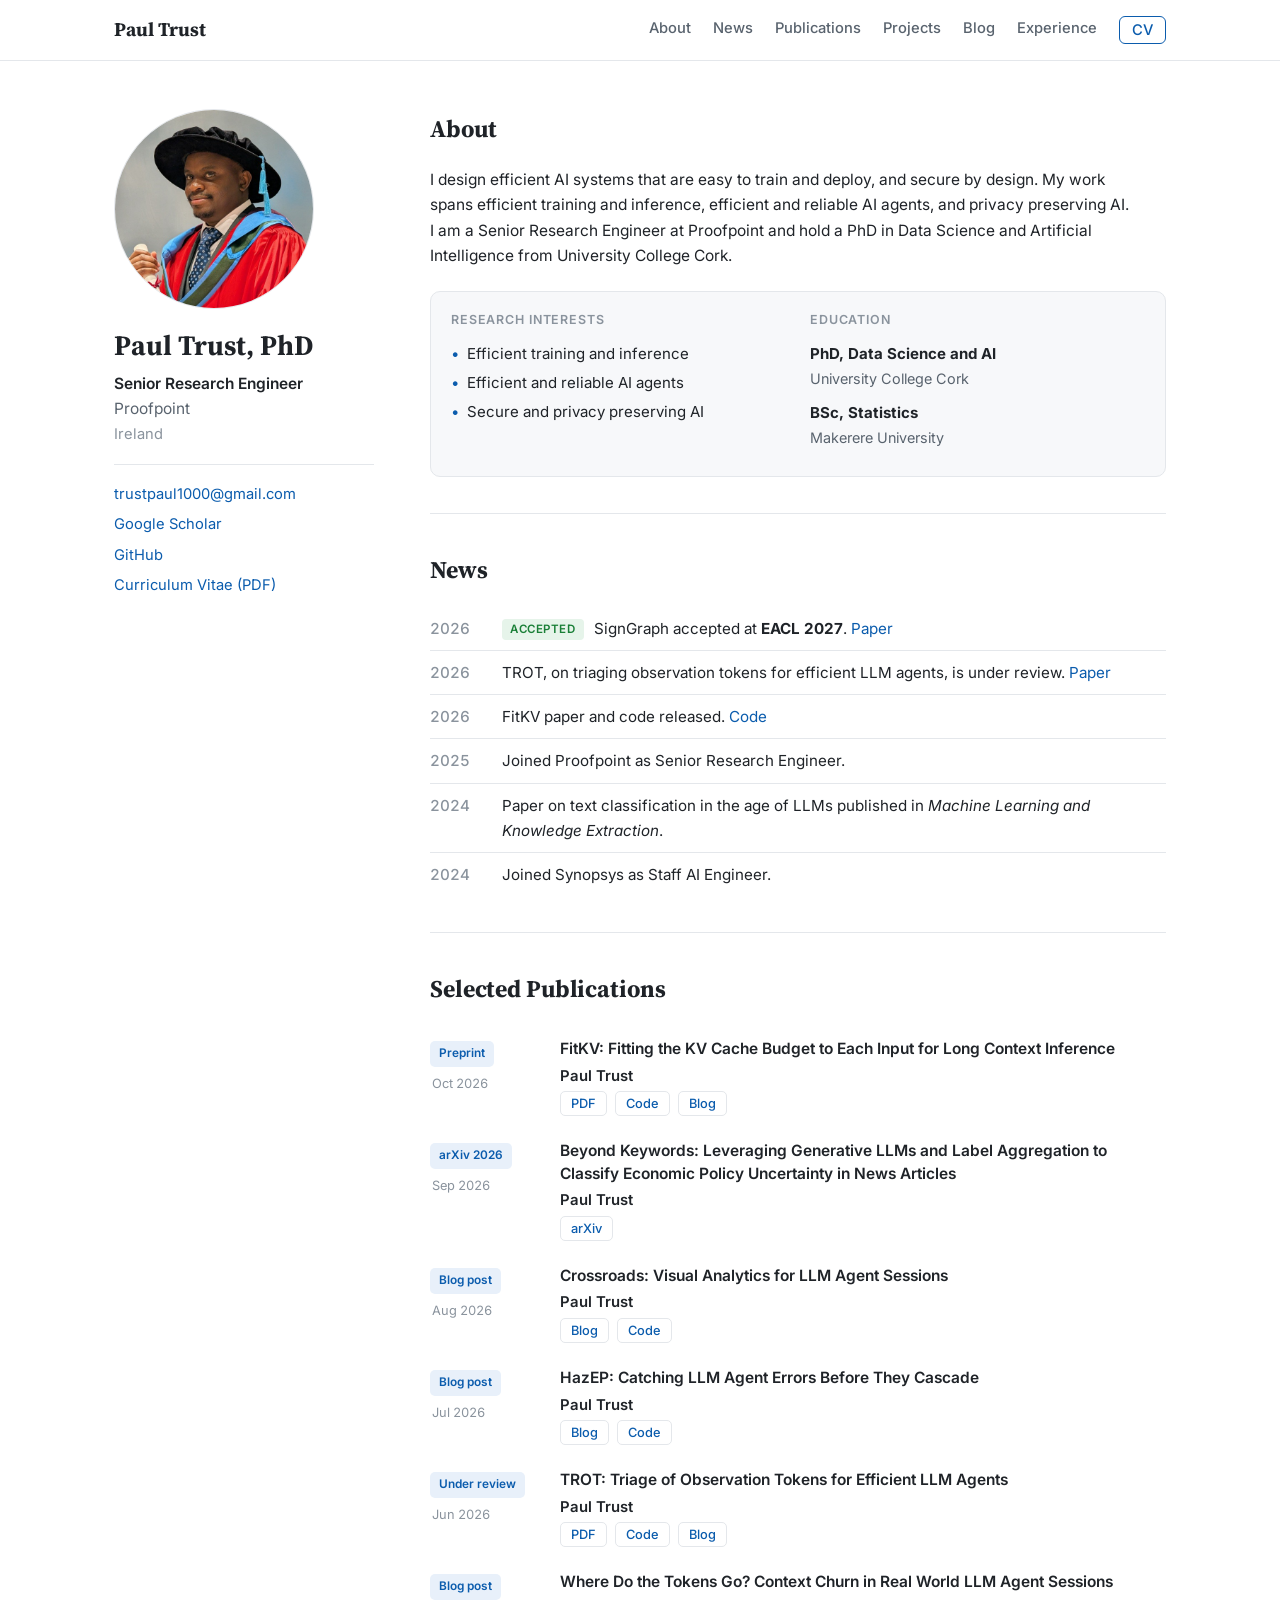
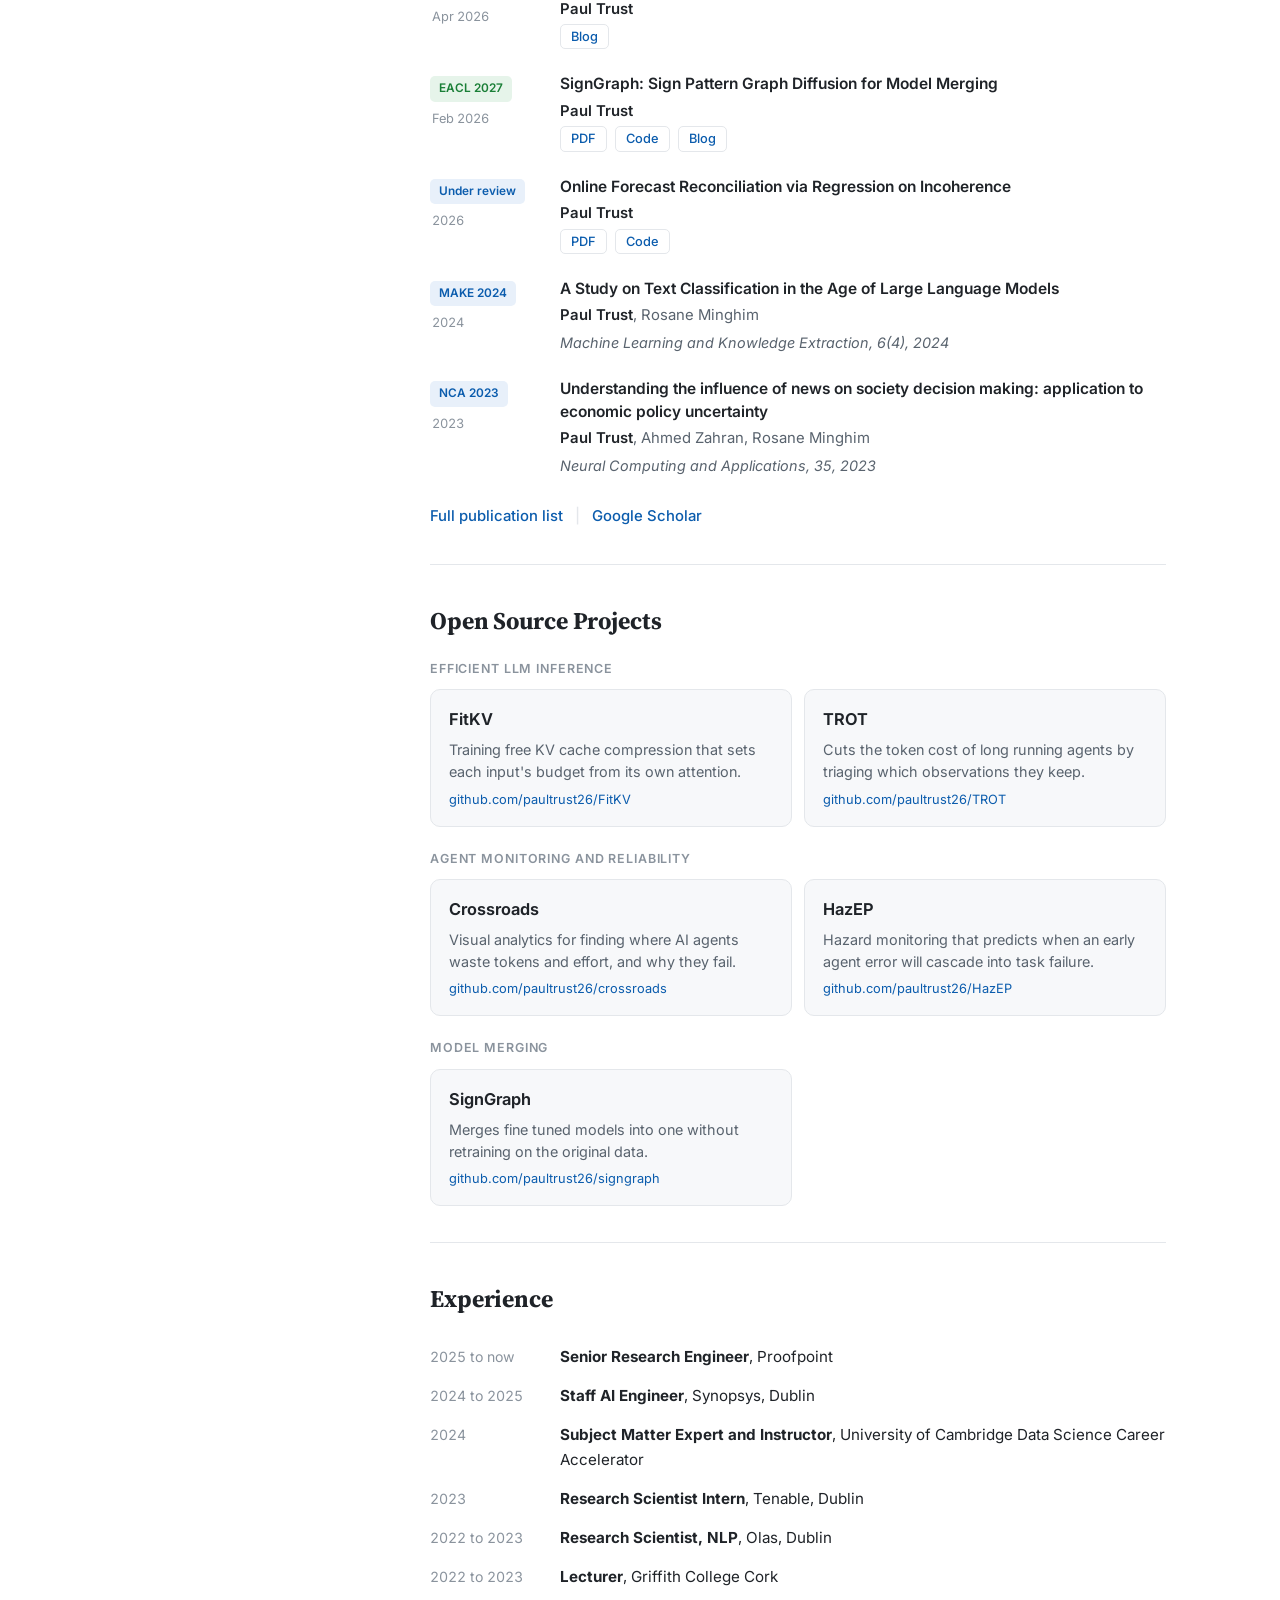
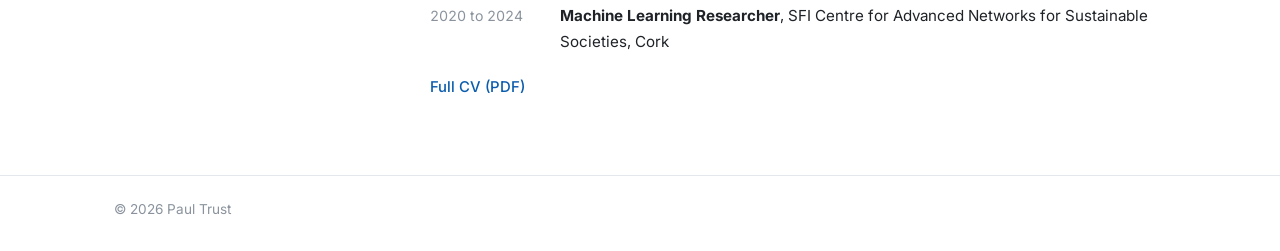
<file: index.html>
<!doctype html>
<html lang="en">
<head>
<meta charset="utf-8">
<meta name="viewport" content="width=device-width, initial-scale=1">
<title>Paul Trust</title>
<meta name="description" content="Paul Trust, PhD. Senior Research Engineer at Proofpoint. Research on efficient, easy to deploy and secure AI systems.">
<link rel="preconnect" href="https://fonts.googleapis.com">
<link rel="preconnect" href="https://fonts.gstatic.com" crossorigin>
<link href="https://fonts.googleapis.com/css2?family=Inter:wght@400;500;600;700&family=Source+Serif+4:opsz,wght@8..60,600;8..60,700&display=swap" rel="stylesheet">
<link rel="stylesheet" href="style.css">
</head>
<body>

<header class="top">
  <div class="wrap top-inner">
    <a class="brand" href="index.html">Paul Trust</a>
    <nav class="menu">
      <a href="#about">About</a>
      <a href="#news">News</a>
      <a href="#publications">Publications</a>
      <a href="#projects">Projects</a>
      <a href="blog.html">Blog</a>
      <a href="#experience">Experience</a>
      <a class="menu-cv" target="_blank" rel="noopener" href="cv.pdf">CV</a>
    </nav>
  </div>
</header>

<div class="wrap layout">

  <aside class="profile">
    <img class="photo" src="image.png" alt="Portrait of Paul Trust">
    <h1>Paul Trust, PhD</h1>
    <p class="profile-role">Senior Research Engineer</p>
    <p class="profile-org">Proofpoint</p>
    <p class="profile-loc">Ireland</p>
    <ul class="profile-links">
      <li><a href="mailto:trustpaul1000@gmail.com">trustpaul1000@gmail.com</a></li>
      <li><a target="_blank" rel="noopener" href="https://scholar.google.com/scholar?q=author%3A%22Paul+Trust%22">Google Scholar</a></li>
      <li><a target="_blank" rel="noopener" href="https://github.com/paultrust26">GitHub</a></li>
      <li><a target="_blank" rel="noopener" href="cv.pdf">Curriculum Vitae (PDF)</a></li>
    </ul>
  </aside>

  <main class="content">

    <section id="about">
      <h2>About</h2>
      <p>I design efficient AI systems that are easy to train and deploy, and secure by design. My work spans efficient training and inference, efficient and reliable AI agents, and privacy preserving AI. I am a Senior Research Engineer at Proofpoint and hold a PhD in Data Science and Artificial Intelligence from University College Cork.</p>
      <div class="interests">
        <div>
          <h3>Research interests</h3>
          <ul>
            <li>Efficient training and inference</li>
            <li>Efficient and reliable AI agents</li>
            <li>Secure and privacy preserving AI</li>
          </ul>
        </div>
        <div>
          <h3>Education</h3>
          <ul class="edu">
            <li><strong>PhD, Data Science and AI</strong><span>University College Cork</span></li>
            <li><strong>BSc, Statistics</strong><span>Makerere University</span></li>
          </ul>
        </div>
      </div>
    </section>

    <section id="news">
      <h2>News</h2>
      <ul class="news">
        <li><span class="date">2026</span><span><span class="pill pill-accept">Accepted</span> SignGraph accepted at <strong>EACL 2027</strong>. <a target="_blank" rel="noopener" href="https://openreview.net/pdf?id=SV5VdwTd0q">Paper</a></span></li>
        <li><span class="date">2026</span><span>TROT, on triaging observation tokens for efficient LLM agents, is under review. <a target="_blank" rel="noopener" href="https://openreview.net/pdf?id=OgkJ87Gu35">Paper</a></span></li>
        <li><span class="date">2026</span><span>FitKV paper and code released. <a target="_blank" rel="noopener" href="https://github.com/paultrust26/FitKV">Code</a></span></li>
        <li><span class="date">2025</span><span>Joined Proofpoint as Senior Research Engineer.</span></li>
        <li><span class="date">2024</span><span>Paper on text classification in the age of LLMs published in <em>Machine Learning and Knowledge Extraction</em>.</span></li>
        <li><span class="date">2024</span><span>Joined Synopsys as Staff AI Engineer.</span></li>
      </ul>
    </section>

    <section id="publications">
      <h2>Selected Publications</h2>
      <ol class="pubs">
        <li>
          <div class="pub-side"><span class="venue-tag">Preprint</span><span class="pub-date">Oct 2026</span></div>
          <div>
            <p class="pub-title">FitKV: Fitting the KV Cache Budget to Each Input for Long Context Inference</p>
            <p class="pub-authors"><strong>Paul Trust</strong></p>
            <p class="pub-links"><a target="_blank" rel="noopener" href="papers/fitkv.pdf">PDF</a><a target="_blank" rel="noopener" href="https://github.com/paultrust26/FitKV">Code</a><a href="blog/fitkv.html">Blog</a></p>
          </div>
        </li>
        <li>
          <div class="pub-side"><span class="venue-tag">arXiv 2026</span><span class="pub-date">Sep 2026</span></div>
          <div>
            <p class="pub-title">Beyond Keywords: Leveraging Generative LLMs and Label Aggregation to Classify Economic Policy Uncertainty in News Articles</p>
            <p class="pub-authors"><strong>Paul Trust</strong></p>
            <p class="pub-links"><a target="_blank" rel="noopener" href="https://arxiv.org/abs/2609.35856">arXiv</a></p>
          </div>
        </li>
        <li>
          <div class="pub-side"><span class="venue-tag">Blog post</span><span class="pub-date">Aug 2026</span></div>
          <div>
            <p class="pub-title">Crossroads: Visual Analytics for LLM Agent Sessions</p>
            <p class="pub-authors"><strong>Paul Trust</strong></p>
            <p class="pub-links"><a href="blog/crossroads.html">Blog</a><a target="_blank" rel="noopener" href="https://github.com/paultrust26/crossroads">Code</a></p>
          </div>
        </li>
        <li>
          <div class="pub-side"><span class="venue-tag">Blog post</span><span class="pub-date">Jul 2026</span></div>
          <div>
            <p class="pub-title">HazEP: Catching LLM Agent Errors Before They Cascade</p>
            <p class="pub-authors"><strong>Paul Trust</strong></p>
            <p class="pub-links"><a href="blog/hazep.html">Blog</a><a target="_blank" rel="noopener" href="https://github.com/paultrust26/HazEP">Code</a></p>
          </div>
        </li>
        <li>
          <div class="pub-side"><span class="venue-tag">Under review</span><span class="pub-date">Jun 2026</span></div>
          <div>
            <p class="pub-title">TROT: Triage of Observation Tokens for Efficient LLM Agents</p>
            <p class="pub-authors"><strong>Paul Trust</strong></p>
            <p class="pub-links"><a target="_blank" rel="noopener" href="https://openreview.net/pdf?id=OgkJ87Gu35">PDF</a><a target="_blank" rel="noopener" href="https://github.com/paultrust26/TROT">Code</a><a href="blog/trot.html">Blog</a></p>
          </div>
        </li>
        <li>
          <div class="pub-side"><span class="venue-tag">Blog post</span><span class="pub-date">Apr 2026</span></div>
          <div>
            <p class="pub-title">Where Do the Tokens Go? Context Churn in Real World LLM Agent Sessions</p>
            <p class="pub-authors"><strong>Paul Trust</strong></p>
            <p class="pub-links"><a href="blog/context-churn.html">Blog</a></p>
          </div>
        </li>
        <li>
          <div class="pub-side"><span class="venue-tag accept">EACL 2027</span><span class="pub-date">Feb 2026</span></div>
          <div>
            <p class="pub-title">SignGraph: Sign Pattern Graph Diffusion for Model Merging</p>
            <p class="pub-authors"><strong>Paul Trust</strong></p>
            <p class="pub-links"><a target="_blank" rel="noopener" href="https://openreview.net/pdf?id=SV5VdwTd0q">PDF</a><a target="_blank" rel="noopener" href="https://github.com/paultrust26/signgraph">Code</a><a href="blog/signgraph.html">Blog</a></p>
          </div>
        </li>
        <li>
          <div class="pub-side"><span class="venue-tag">Under review</span><span class="pub-date">2026</span></div>
          <div>
            <p class="pub-title">Online Forecast Reconciliation via Regression on Incoherence</p>
            <p class="pub-authors"><strong>Paul Trust</strong></p>
            <p class="pub-links"><a target="_blank" rel="noopener" href="papers/omdr.pdf">PDF</a><a target="_blank" rel="noopener" href="https://github.com/paultrust26/OIR">Code</a></p>
          </div>
        </li>
        <li>
          <div class="pub-side"><span class="venue-tag">MAKE 2024</span><span class="pub-date">2024</span></div>
          <div>
            <p class="pub-title">A Study on Text Classification in the Age of Large Language Models</p>
            <p class="pub-authors"><strong>Paul Trust</strong>, Rosane Minghim</p>
            <p class="pub-venue">Machine Learning and Knowledge Extraction, 6(4), 2024</p>
          </div>
        </li>
        <li>
          <div class="pub-side"><span class="venue-tag">NCA 2023</span><span class="pub-date">2023</span></div>
          <div>
            <p class="pub-title">Understanding the influence of news on society decision making: application to economic policy uncertainty</p>
            <p class="pub-authors"><strong>Paul Trust</strong>, Ahmed Zahran, Rosane Minghim</p>
            <p class="pub-venue">Neural Computing and Applications, 35, 2023</p>
          </div>
        </li>
      </ol>
      <p class="more"><a href="publications.html">Full publication list</a> <span class="sep">|</span> <a target="_blank" rel="noopener" href="https://scholar.google.com/scholar?q=author%3A%22Paul+Trust%22">Google Scholar</a></p>
    </section>

    <section id="projects">
      <h2>Open Source Projects</h2>
      <div class="group">
        <h3>Efficient LLM inference</h3>
        <div class="cards">
          <a class="card" target="_blank" rel="noopener" href="https://github.com/paultrust26/FitKV">
            <span class="card-name">FitKV</span>
            <span class="card-desc">Training free KV cache compression that sets each input's budget from its own attention.</span>
            <span class="card-link">github.com/paultrust26/FitKV</span>
          </a>
          <a class="card" target="_blank" rel="noopener" href="https://github.com/paultrust26/TROT">
            <span class="card-name">TROT</span>
            <span class="card-desc">Cuts the token cost of long running agents by triaging which observations they keep.</span>
            <span class="card-link">github.com/paultrust26/TROT</span>
          </a>
        </div>
      </div>
      <div class="group">
        <h3>Agent monitoring and reliability</h3>
        <div class="cards">
          <a class="card" target="_blank" rel="noopener" href="https://github.com/paultrust26/crossroads">
            <span class="card-name">Crossroads</span>
            <span class="card-desc">Visual analytics for finding where AI agents waste tokens and effort, and why they fail.</span>
            <span class="card-link">github.com/paultrust26/crossroads</span>
          </a>
          <a class="card" target="_blank" rel="noopener" href="https://github.com/paultrust26/HazEP">
            <span class="card-name">HazEP</span>
            <span class="card-desc">Hazard monitoring that predicts when an early agent error will cascade into task failure.</span>
            <span class="card-link">github.com/paultrust26/HazEP</span>
          </a>
        </div>
      </div>
      <div class="group">
        <h3>Model merging</h3>
        <div class="cards">
          <a class="card" target="_blank" rel="noopener" href="https://github.com/paultrust26/signgraph">
            <span class="card-name">SignGraph</span>
            <span class="card-desc">Merges fine tuned models into one without retraining on the original data.</span>
            <span class="card-link">github.com/paultrust26/signgraph</span>
          </a>
        </div>
      </div>
    </section>

    <section id="experience">
      <h2>Experience</h2>
      <ul class="timeline">
        <li><span class="t-when">2025 to now</span><span class="t-what"><strong>Senior Research Engineer</strong>, Proofpoint</span></li>
        <li><span class="t-when">2024 to 2025</span><span class="t-what"><strong>Staff AI Engineer</strong>, Synopsys, Dublin</span></li>
        <li><span class="t-when">2024</span><span class="t-what"><strong>Subject Matter Expert and Instructor</strong>, University of Cambridge Data Science Career Accelerator</span></li>
        <li><span class="t-when">2023</span><span class="t-what"><strong>Research Scientist Intern</strong>, Tenable, Dublin</span></li>
        <li><span class="t-when">2022 to 2023</span><span class="t-what"><strong>Research Scientist, NLP</strong>, Olas, Dublin</span></li>
        <li><span class="t-when">2022 to 2023</span><span class="t-what"><strong>Lecturer</strong>, Griffith College Cork</span></li>
        <li><span class="t-when">2020 to 2024</span><span class="t-what"><strong>Machine Learning Researcher</strong>, SFI Centre for Advanced Networks for Sustainable Societies, Cork</span></li>
      </ul>
      <p class="more"><a target="_blank" rel="noopener" href="cv.pdf">Full CV (PDF)</a></p>
    </section>

  </main>
</div>

<footer class="foot">
  <div class="wrap">&copy; 2026 Paul Trust</div>
</footer>

</body>
</html>
</file>
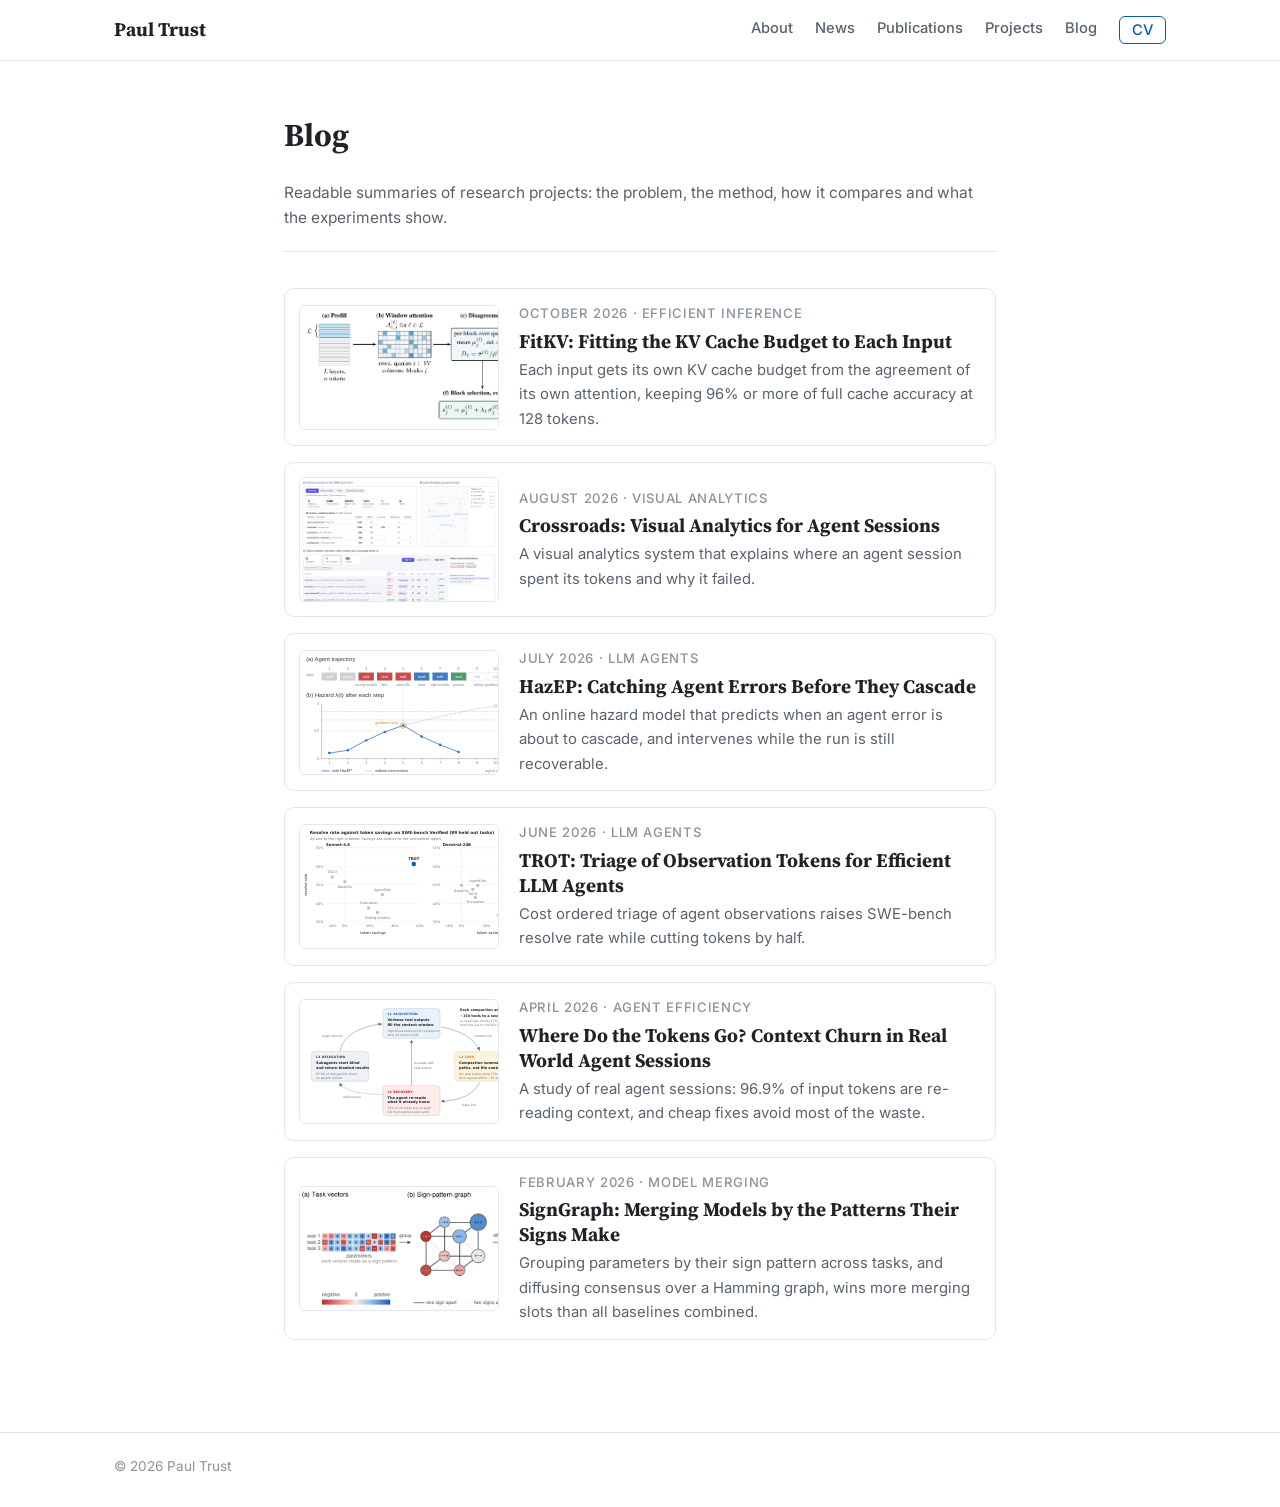
<file: blog.html>
<!doctype html>
<html lang="en">
<head>
<meta charset="utf-8">
<meta name="viewport" content="width=device-width, initial-scale=1">
<title>Blog | Paul Trust</title>
<meta name="description" content="Notes on projects and papers by Paul Trust.">
<link rel="preconnect" href="https://fonts.googleapis.com">
<link rel="preconnect" href="https://fonts.gstatic.com" crossorigin>
<link href="https://fonts.googleapis.com/css2?family=Inter:wght@400;500;600;700&family=Source+Serif+4:opsz,wght@8..60,600;8..60,700&display=swap" rel="stylesheet">
<link rel="stylesheet" href="style.css">
</head>
<body>

<header class="top">
  <div class="wrap top-inner">
    <a class="brand" href="index.html">Paul Trust</a>
    <nav class="menu">
      <a href="index.html#about">About</a>
      <a href="index.html#news">News</a>
      <a href="publications.html">Publications</a>
      <a href="index.html#projects">Projects</a>
      <a href="blog.html">Blog</a>
      <a class="menu-cv" target="_blank" rel="noopener" href="cv.pdf">CV</a>
    </nav>
  </div>
</header>

<div class="wrap narrow">
  <main class="content">
    <section class="page-head">
      <h2 class="page-title">Blog</h2>
      <p>Readable summaries of research projects: the problem, the method, how it compares and what the experiments show.</p>
    </section>

    <section>
      <ul class="post-list">
        <li>
          <a class="post-card" href="blog/fitkv.html">
            <img src="blog/img/fitkv_overview.png" alt="FitKV: Fitting the KV Cache Budget to Each Input">
            <div>
              <span class="post-meta">October 2026 &middot; Efficient inference</span>
              <span class="post-title">FitKV: Fitting the KV Cache Budget to Each Input</span>
              <span class="post-desc">Each input gets its own KV cache budget from the agreement of its own attention, keeping 96% or more of full cache accuracy at 128 tokens.</span>
            </div>
          </a>
        </li>
        <li>
          <a class="post-card" href="blog/crossroads.html">
            <img src="blog/img/crossroads_teaser.jpg" alt="Crossroads overview of agent sessions">
            <div>
              <span class="post-meta">August 2026 &middot; Visual analytics</span>
              <span class="post-title">Crossroads: Visual Analytics for Agent Sessions</span>
              <span class="post-desc">A visual analytics system that explains where an agent session spent its tokens and why it failed.</span>
            </div>
          </a>
        </li>
        <li>
          <a class="post-card" href="blog/hazep.html">
            <img src="blog/img/hazep_hazard.svg" alt="HazEP hazard curve with triage zones">
            <div>
              <span class="post-meta">July 2026 &middot; LLM agents</span>
              <span class="post-title">HazEP: Catching Agent Errors Before They Cascade</span>
              <span class="post-desc">An online hazard model that predicts when an agent error is about to cascade, and intervenes while the run is still recoverable.</span>
            </div>
          </a>
        </li>
        <li>
          <a class="post-card" href="blog/trot.html">
            <img src="blog/img/trot_results.svg" alt="TROT: Triage of Observation Tokens for Efficient LLM Agents">
            <div>
              <span class="post-meta">June 2026 &middot; LLM agents</span>
              <span class="post-title">TROT: Triage of Observation Tokens for Efficient LLM Agents</span>
              <span class="post-desc">Cost ordered triage of agent observations raises SWE-bench resolve rate while cutting tokens by half.</span>
            </div>
          </a>
        </li>
        <li>
          <a class="post-card" href="blog/context-churn.html">
            <img src="blog/img/churn_cycle.svg" alt="The context churn cycle">
            <div>
              <span class="post-meta">April 2026 &middot; Agent efficiency</span>
              <span class="post-title">Where Do the Tokens Go? Context Churn in Real World Agent Sessions</span>
              <span class="post-desc">A study of real agent sessions: 96.9% of input tokens are re-reading context, and cheap fixes avoid most of the waste.</span>
            </div>
          </a>
        </li>
        <li>
          <a class="post-card" href="blog/signgraph.html">
            <img src="blog/img/signgraph_overview.png" alt="SignGraph: Merging Models by the Patterns Their Signs Make">
            <div>
              <span class="post-meta">February 2026 &middot; Model merging</span>
              <span class="post-title">SignGraph: Merging Models by the Patterns Their Signs Make</span>
              <span class="post-desc">Grouping parameters by their sign pattern across tasks, and diffusing consensus over a Hamming graph, wins more merging slots than all baselines combined.</span>
            </div>
          </a>
        </li>
      </ul>
    </section>
  </main>
</div>

<footer class="foot">
  <div class="wrap">&copy; 2026 Paul Trust</div>
</footer>

</body>
</html>
</file>
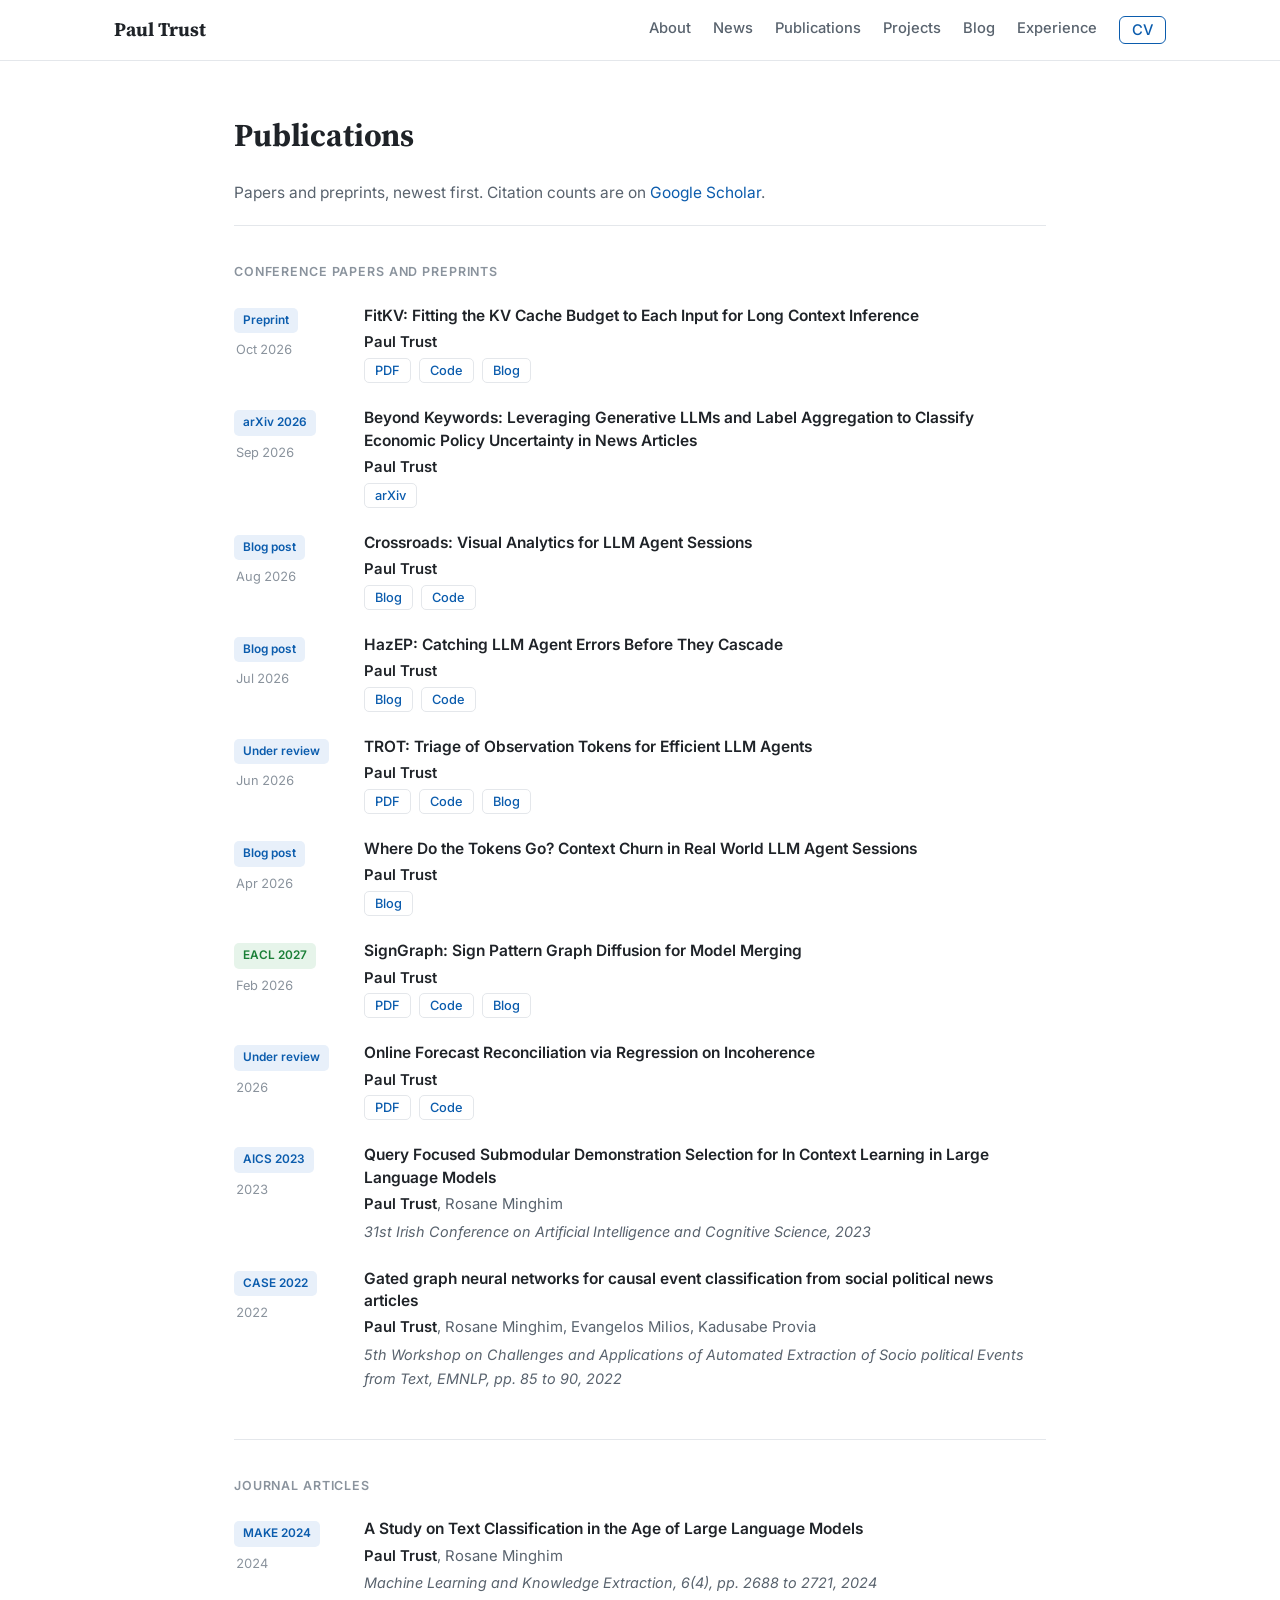
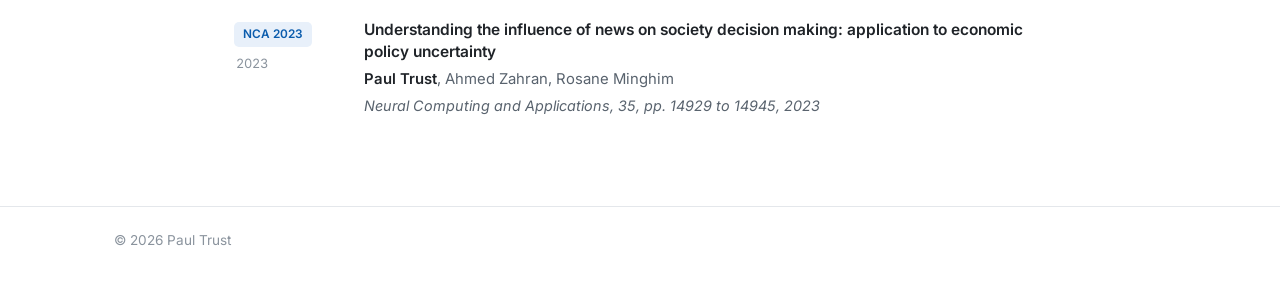
<file: publications.html>
<!doctype html>
<html lang="en">
<head>
<meta charset="utf-8">
<meta name="viewport" content="width=device-width, initial-scale=1">
<title>Publications | Paul Trust</title>
<meta name="description" content="Publications by Paul Trust, PhD.">
<link rel="preconnect" href="https://fonts.googleapis.com">
<link rel="preconnect" href="https://fonts.gstatic.com" crossorigin>
<link href="https://fonts.googleapis.com/css2?family=Inter:wght@400;500;600;700&family=Source+Serif+4:opsz,wght@8..60,600;8..60,700&display=swap" rel="stylesheet">
<link rel="stylesheet" href="style.css">
</head>
<body>

<header class="top">
  <div class="wrap top-inner">
    <a class="brand" href="index.html">Paul Trust</a>
    <nav class="menu">
      <a href="index.html#about">About</a>
      <a href="index.html#news">News</a>
      <a href="publications.html">Publications</a>
      <a href="index.html#projects">Projects</a>
      <a href="blog.html">Blog</a>
      <a href="index.html#experience">Experience</a>
      <a class="menu-cv" target="_blank" rel="noopener" href="cv.pdf">CV</a>
    </nav>
  </div>
</header>

<div class="wrap" style="max-width:860px;padding-top:48px;padding-bottom:40px">
  <main class="content">

    <section class="page-head">
      <h2 style="font-size:2rem">Publications</h2>
      <p>Papers and preprints, newest first. Citation counts are on <a target="_blank" rel="noopener" href="https://scholar.google.com/scholar?q=author%3A%22Paul+Trust%22">Google Scholar</a>.</p>
    </section>

    <section>
      <h3>Conference papers and preprints</h3>
      <ol class="pubs">
        <li>
          <div class="pub-side"><span class="venue-tag">Preprint</span><span class="pub-date">Oct 2026</span></div>
          <div>
            <p class="pub-title">FitKV: Fitting the KV Cache Budget to Each Input for Long Context Inference</p>
            <p class="pub-authors"><strong>Paul Trust</strong></p>
            <p class="pub-links"><a target="_blank" rel="noopener" href="papers/fitkv.pdf">PDF</a><a target="_blank" rel="noopener" href="https://github.com/paultrust26/FitKV">Code</a><a href="blog/fitkv.html">Blog</a></p>
          </div>
        </li>
        <li>
          <div class="pub-side"><span class="venue-tag">arXiv 2026</span><span class="pub-date">Sep 2026</span></div>
          <div>
            <p class="pub-title">Beyond Keywords: Leveraging Generative LLMs and Label Aggregation to Classify Economic Policy Uncertainty in News Articles</p>
            <p class="pub-authors"><strong>Paul Trust</strong></p>
            <p class="pub-links"><a target="_blank" rel="noopener" href="https://arxiv.org/abs/2609.35856">arXiv</a></p>
          </div>
        </li>
        <li>
          <div class="pub-side"><span class="venue-tag">Blog post</span><span class="pub-date">Aug 2026</span></div>
          <div>
            <p class="pub-title">Crossroads: Visual Analytics for LLM Agent Sessions</p>
            <p class="pub-authors"><strong>Paul Trust</strong></p>
            <p class="pub-links"><a href="blog/crossroads.html">Blog</a><a target="_blank" rel="noopener" href="https://github.com/paultrust26/crossroads">Code</a></p>
          </div>
        </li>
        <li>
          <div class="pub-side"><span class="venue-tag">Blog post</span><span class="pub-date">Jul 2026</span></div>
          <div>
            <p class="pub-title">HazEP: Catching LLM Agent Errors Before They Cascade</p>
            <p class="pub-authors"><strong>Paul Trust</strong></p>
            <p class="pub-links"><a href="blog/hazep.html">Blog</a><a target="_blank" rel="noopener" href="https://github.com/paultrust26/HazEP">Code</a></p>
          </div>
        </li>
        <li>
          <div class="pub-side"><span class="venue-tag">Under review</span><span class="pub-date">Jun 2026</span></div>
          <div>
            <p class="pub-title">TROT: Triage of Observation Tokens for Efficient LLM Agents</p>
            <p class="pub-authors"><strong>Paul Trust</strong></p>
            <p class="pub-links"><a target="_blank" rel="noopener" href="https://openreview.net/pdf?id=OgkJ87Gu35">PDF</a><a target="_blank" rel="noopener" href="https://github.com/paultrust26/TROT">Code</a><a href="blog/trot.html">Blog</a></p>
          </div>
        </li>
        <li>
          <div class="pub-side"><span class="venue-tag">Blog post</span><span class="pub-date">Apr 2026</span></div>
          <div>
            <p class="pub-title">Where Do the Tokens Go? Context Churn in Real World LLM Agent Sessions</p>
            <p class="pub-authors"><strong>Paul Trust</strong></p>
            <p class="pub-links"><a href="blog/context-churn.html">Blog</a></p>
          </div>
        </li>
        <li>
          <div class="pub-side"><span class="venue-tag accept">EACL 2027</span><span class="pub-date">Feb 2026</span></div>
          <div>
            <p class="pub-title">SignGraph: Sign Pattern Graph Diffusion for Model Merging</p>
            <p class="pub-authors"><strong>Paul Trust</strong></p>
            <p class="pub-links"><a target="_blank" rel="noopener" href="https://openreview.net/pdf?id=SV5VdwTd0q">PDF</a><a target="_blank" rel="noopener" href="https://github.com/paultrust26/signgraph">Code</a><a href="blog/signgraph.html">Blog</a></p>
          </div>
        </li>
        <li>
          <div class="pub-side"><span class="venue-tag">Under review</span><span class="pub-date">2026</span></div>
          <div>
            <p class="pub-title">Online Forecast Reconciliation via Regression on Incoherence</p>
            <p class="pub-authors"><strong>Paul Trust</strong></p>
            <p class="pub-links"><a target="_blank" rel="noopener" href="papers/omdr.pdf">PDF</a><a target="_blank" rel="noopener" href="https://github.com/paultrust26/OIR">Code</a></p>
          </div>
        </li>
        <li>
          <div class="pub-side"><span class="venue-tag">AICS 2023</span><span class="pub-date">2023</span></div>
          <div>
            <p class="pub-title">Query Focused Submodular Demonstration Selection for In Context Learning in Large Language Models</p>
            <p class="pub-authors"><strong>Paul Trust</strong>, Rosane Minghim</p>
            <p class="pub-venue">31st Irish Conference on Artificial Intelligence and Cognitive Science, 2023</p>
          </div>
        </li>
        <li>
          <div class="pub-side"><span class="venue-tag">CASE 2022</span><span class="pub-date">2022</span></div>
          <div>
            <p class="pub-title">Gated graph neural networks for causal event classification from social political news articles</p>
            <p class="pub-authors"><strong>Paul Trust</strong>, Rosane Minghim, Evangelos Milios, Kadusabe Provia</p>
            <p class="pub-venue">5th Workshop on Challenges and Applications of Automated Extraction of Socio political Events from Text, EMNLP, pp. 85 to 90, 2022</p>
          </div>
        </li>
      </ol>
    </section>

    <section>
      <h3>Journal articles</h3>
      <ol class="pubs">
        <li>
          <div class="pub-side"><span class="venue-tag">MAKE 2024</span><span class="pub-date">2024</span></div>
          <div>
            <p class="pub-title">A Study on Text Classification in the Age of Large Language Models</p>
            <p class="pub-authors"><strong>Paul Trust</strong>, Rosane Minghim</p>
            <p class="pub-venue">Machine Learning and Knowledge Extraction, 6(4), pp. 2688 to 2721, 2024</p>
          </div>
        </li>
        <li>
          <div class="pub-side"><span class="venue-tag">NCA 2023</span><span class="pub-date">2023</span></div>
          <div>
            <p class="pub-title">Understanding the influence of news on society decision making: application to economic policy uncertainty</p>
            <p class="pub-authors"><strong>Paul Trust</strong>, Ahmed Zahran, Rosane Minghim</p>
            <p class="pub-venue">Neural Computing and Applications, 35, pp. 14929 to 14945, 2023</p>
          </div>
        </li>
      </ol>
    </section>

  </main>
</div>

<footer class="foot">
  <div class="wrap">&copy; 2026 Paul Trust</div>
</footer>

</body>
</html>
</file>
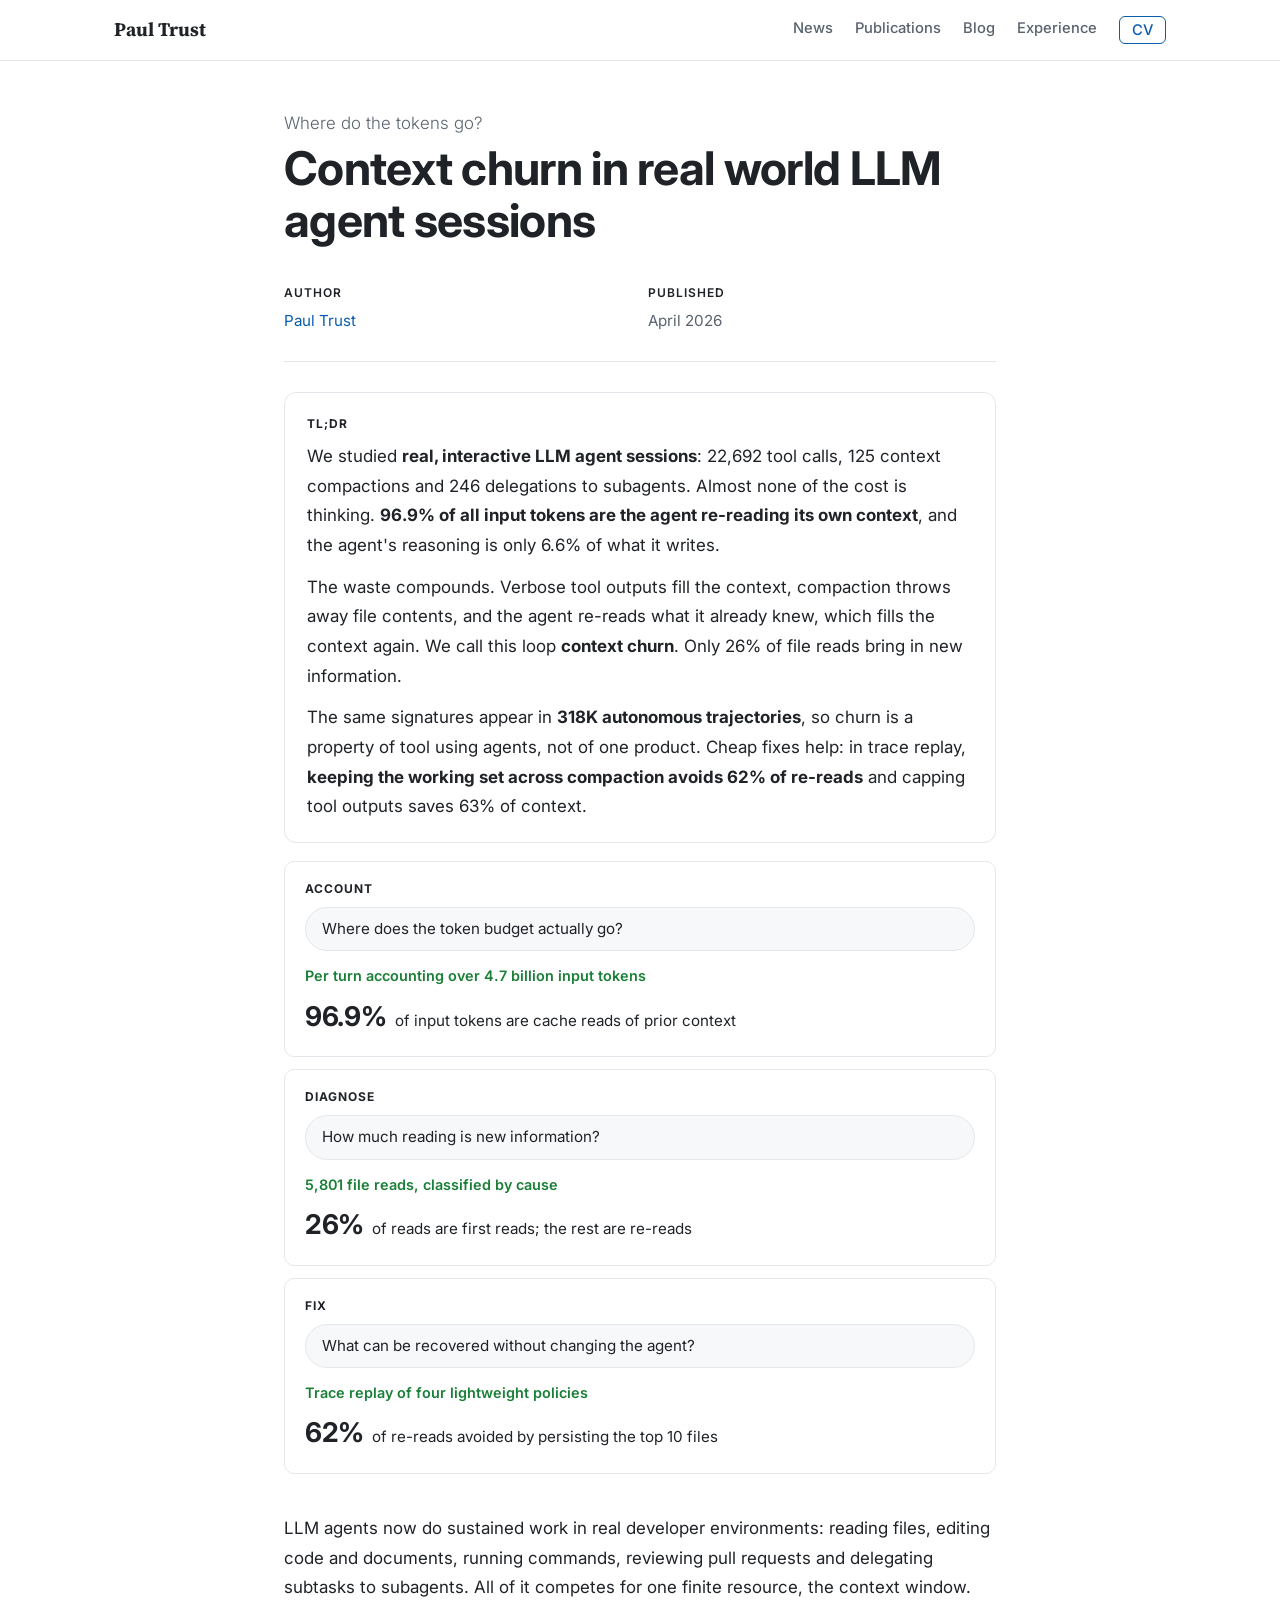
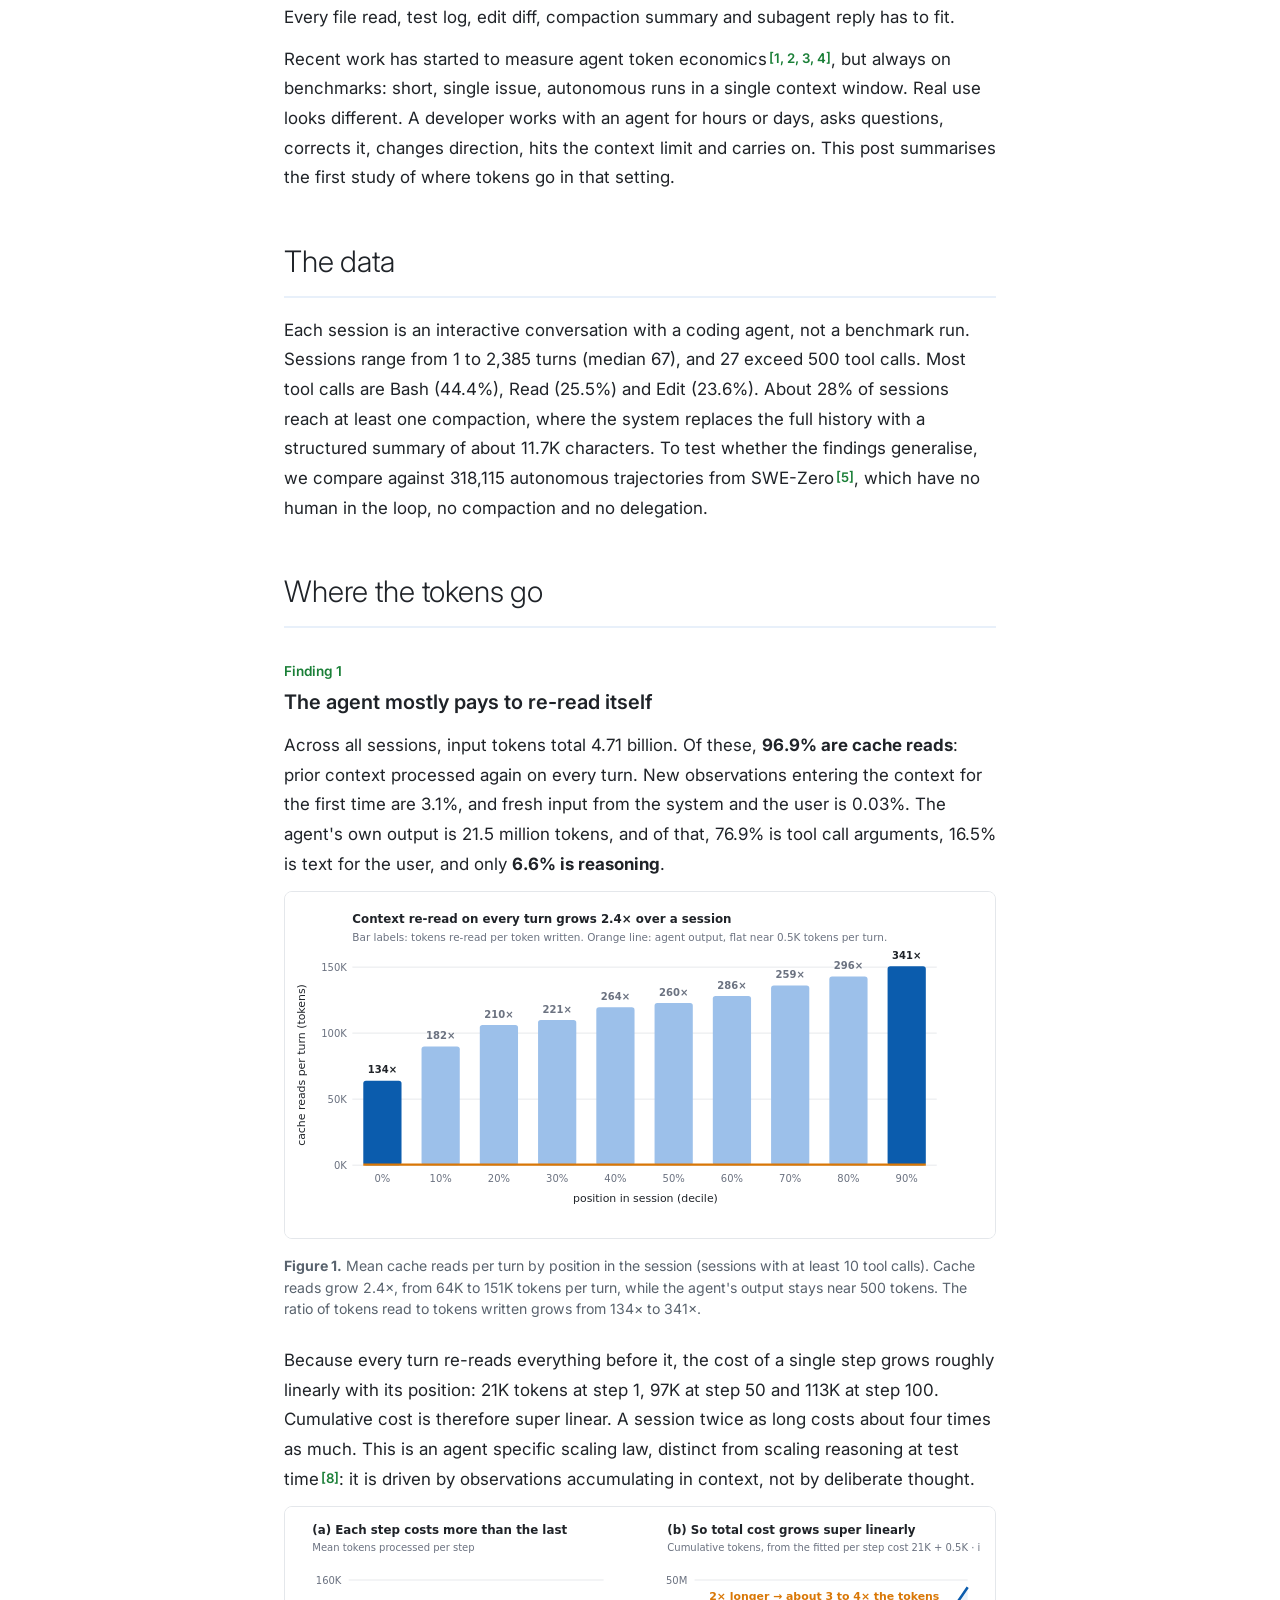
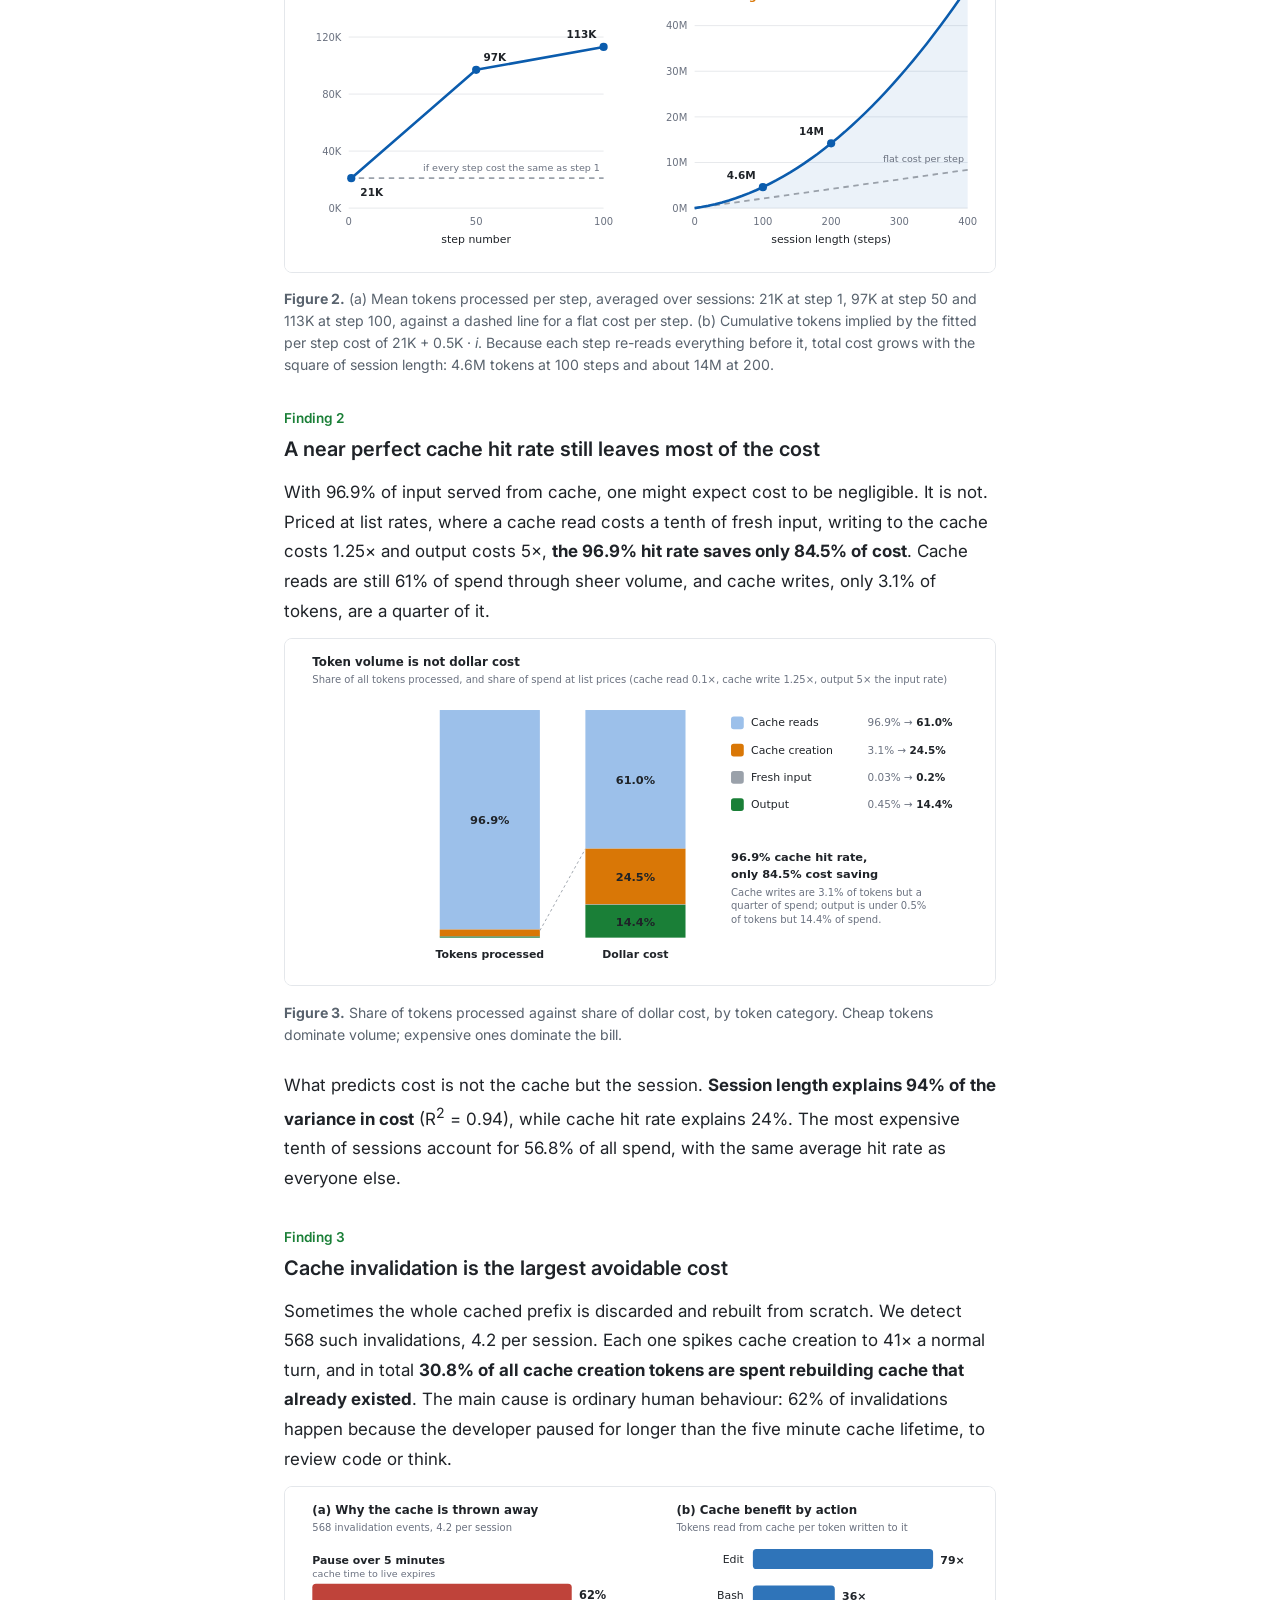
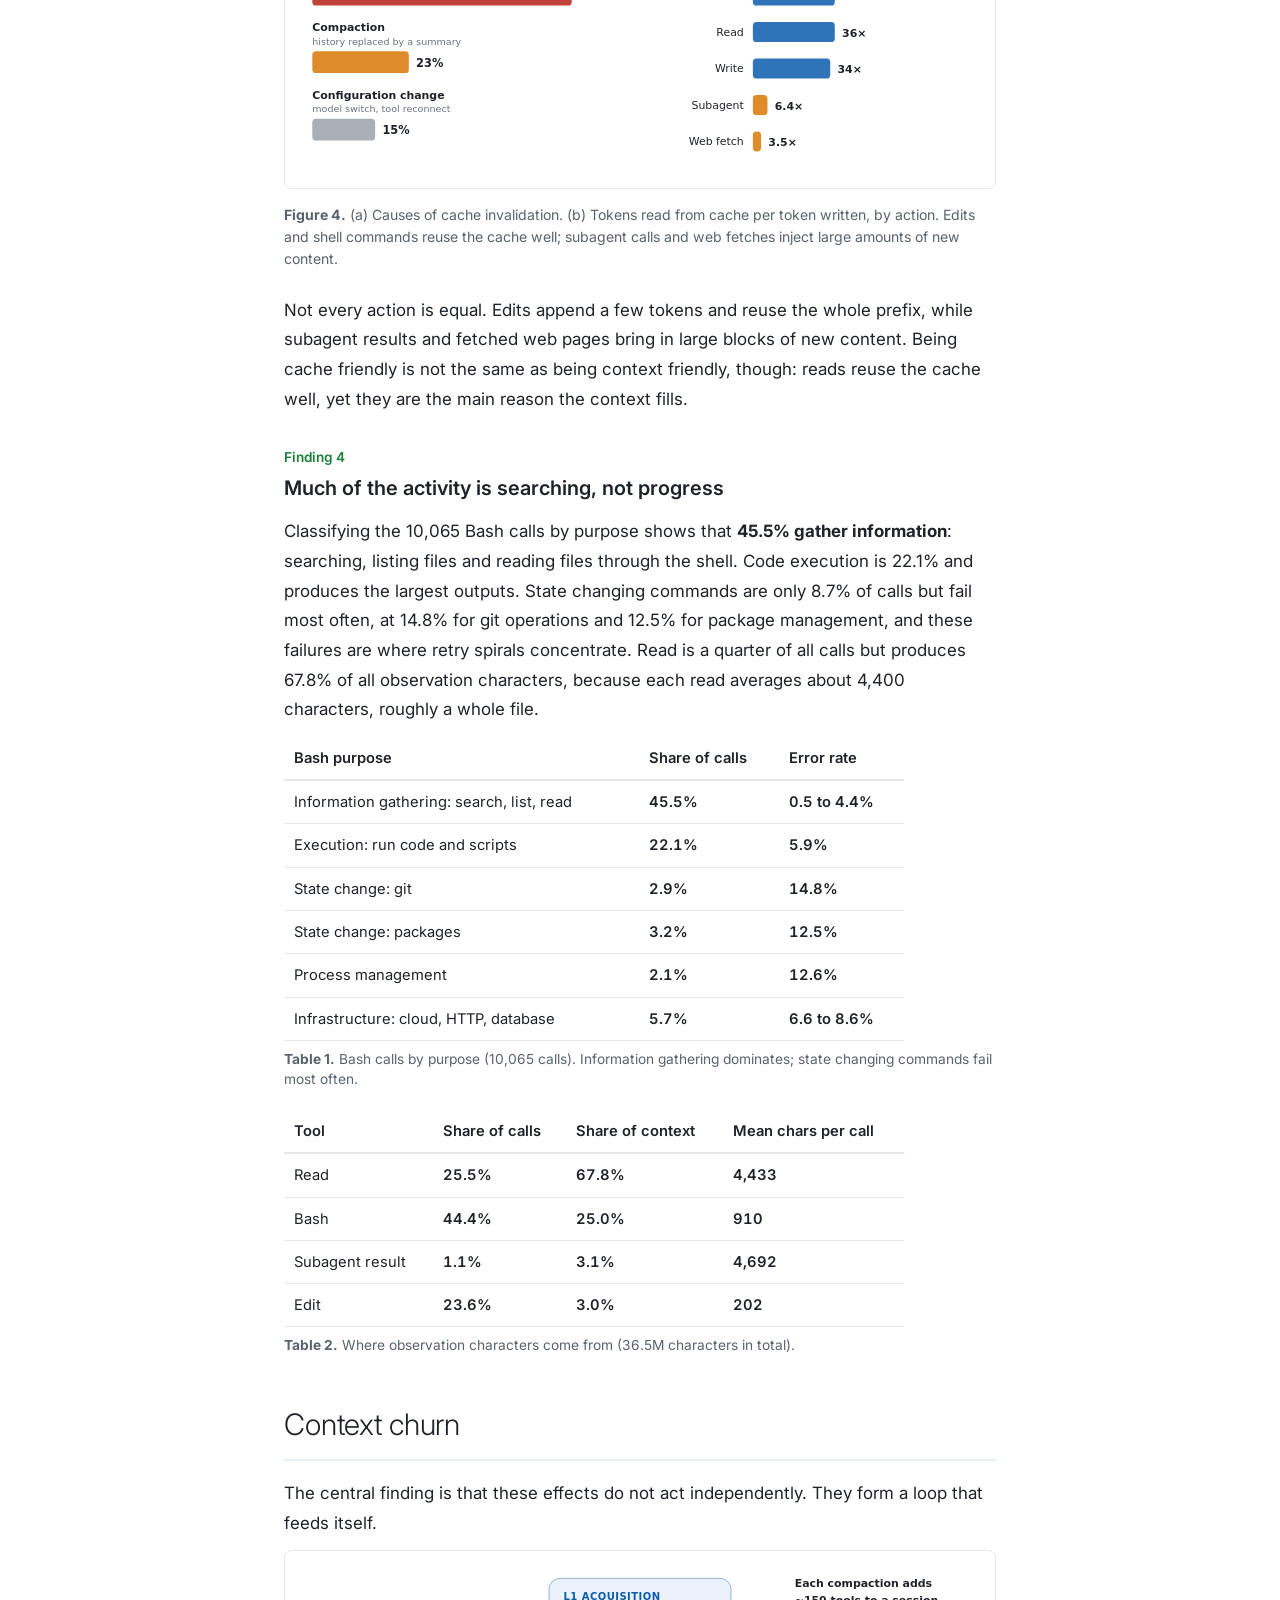
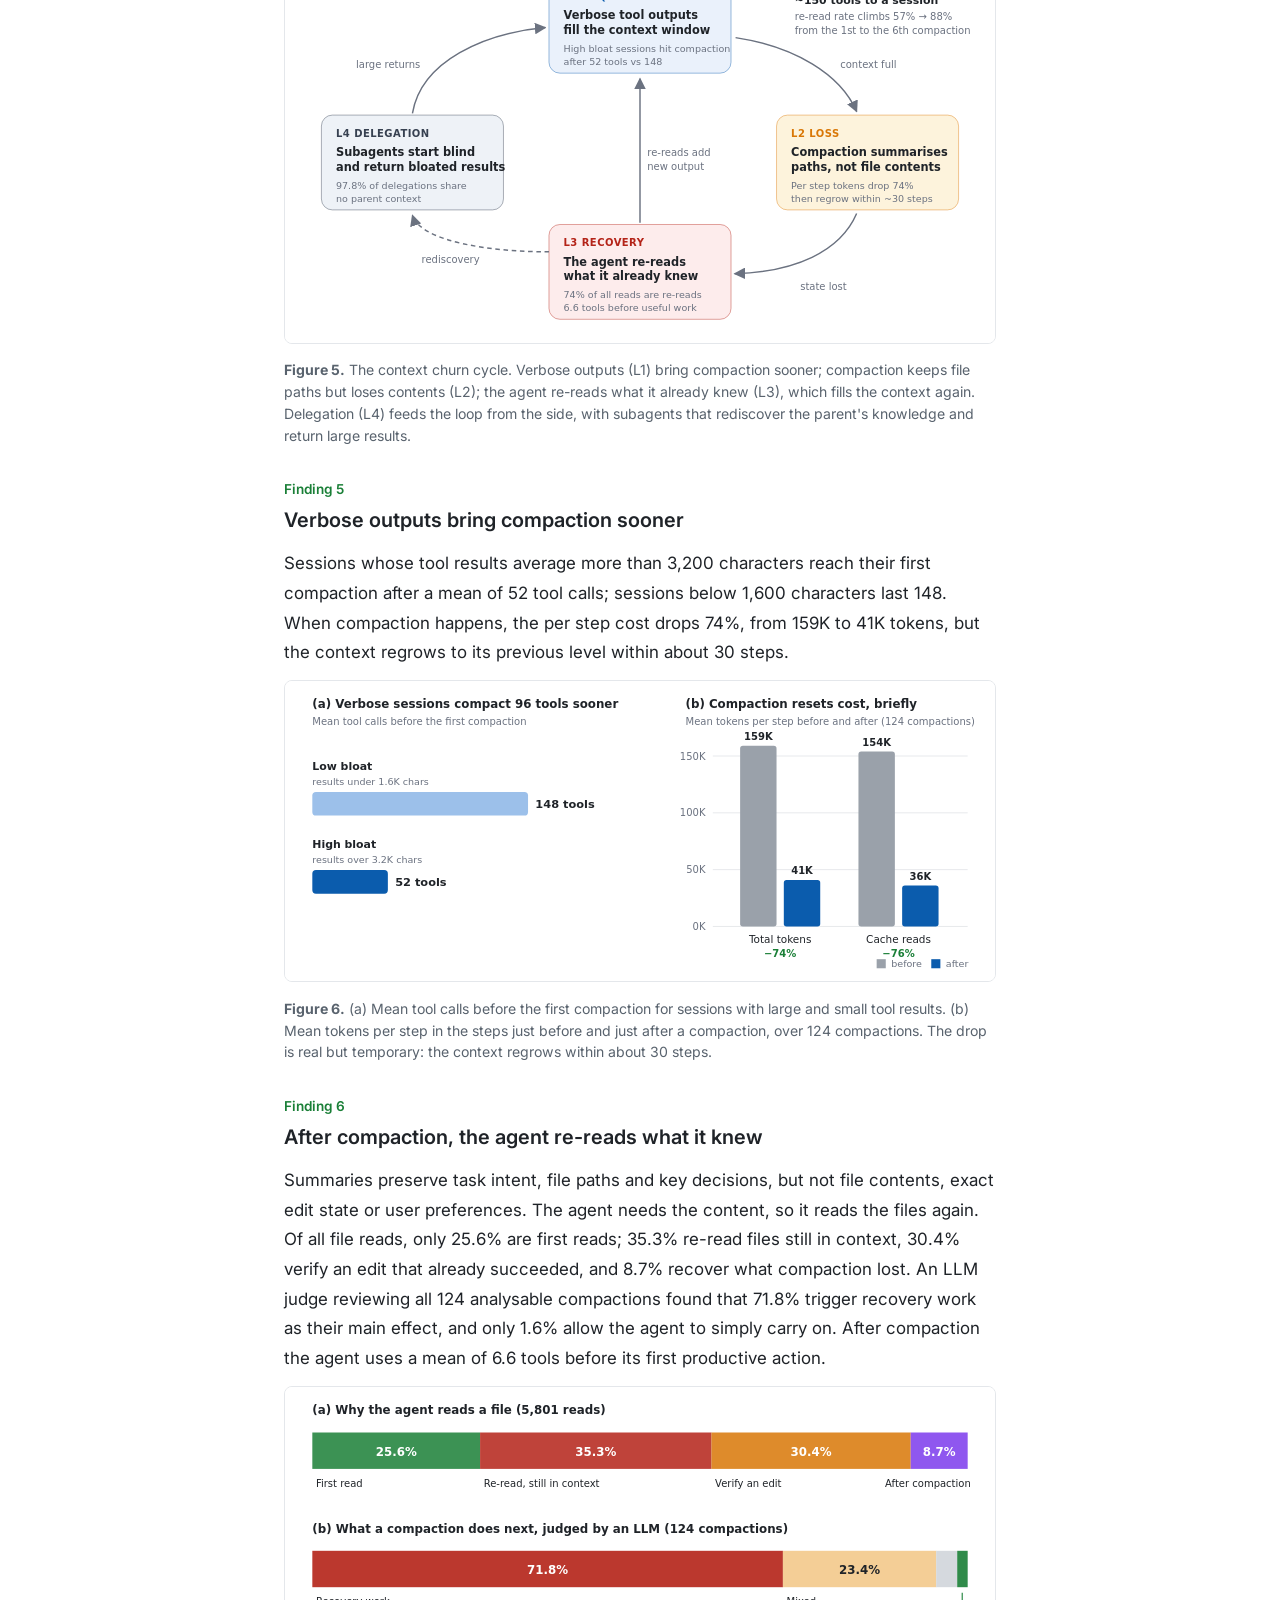
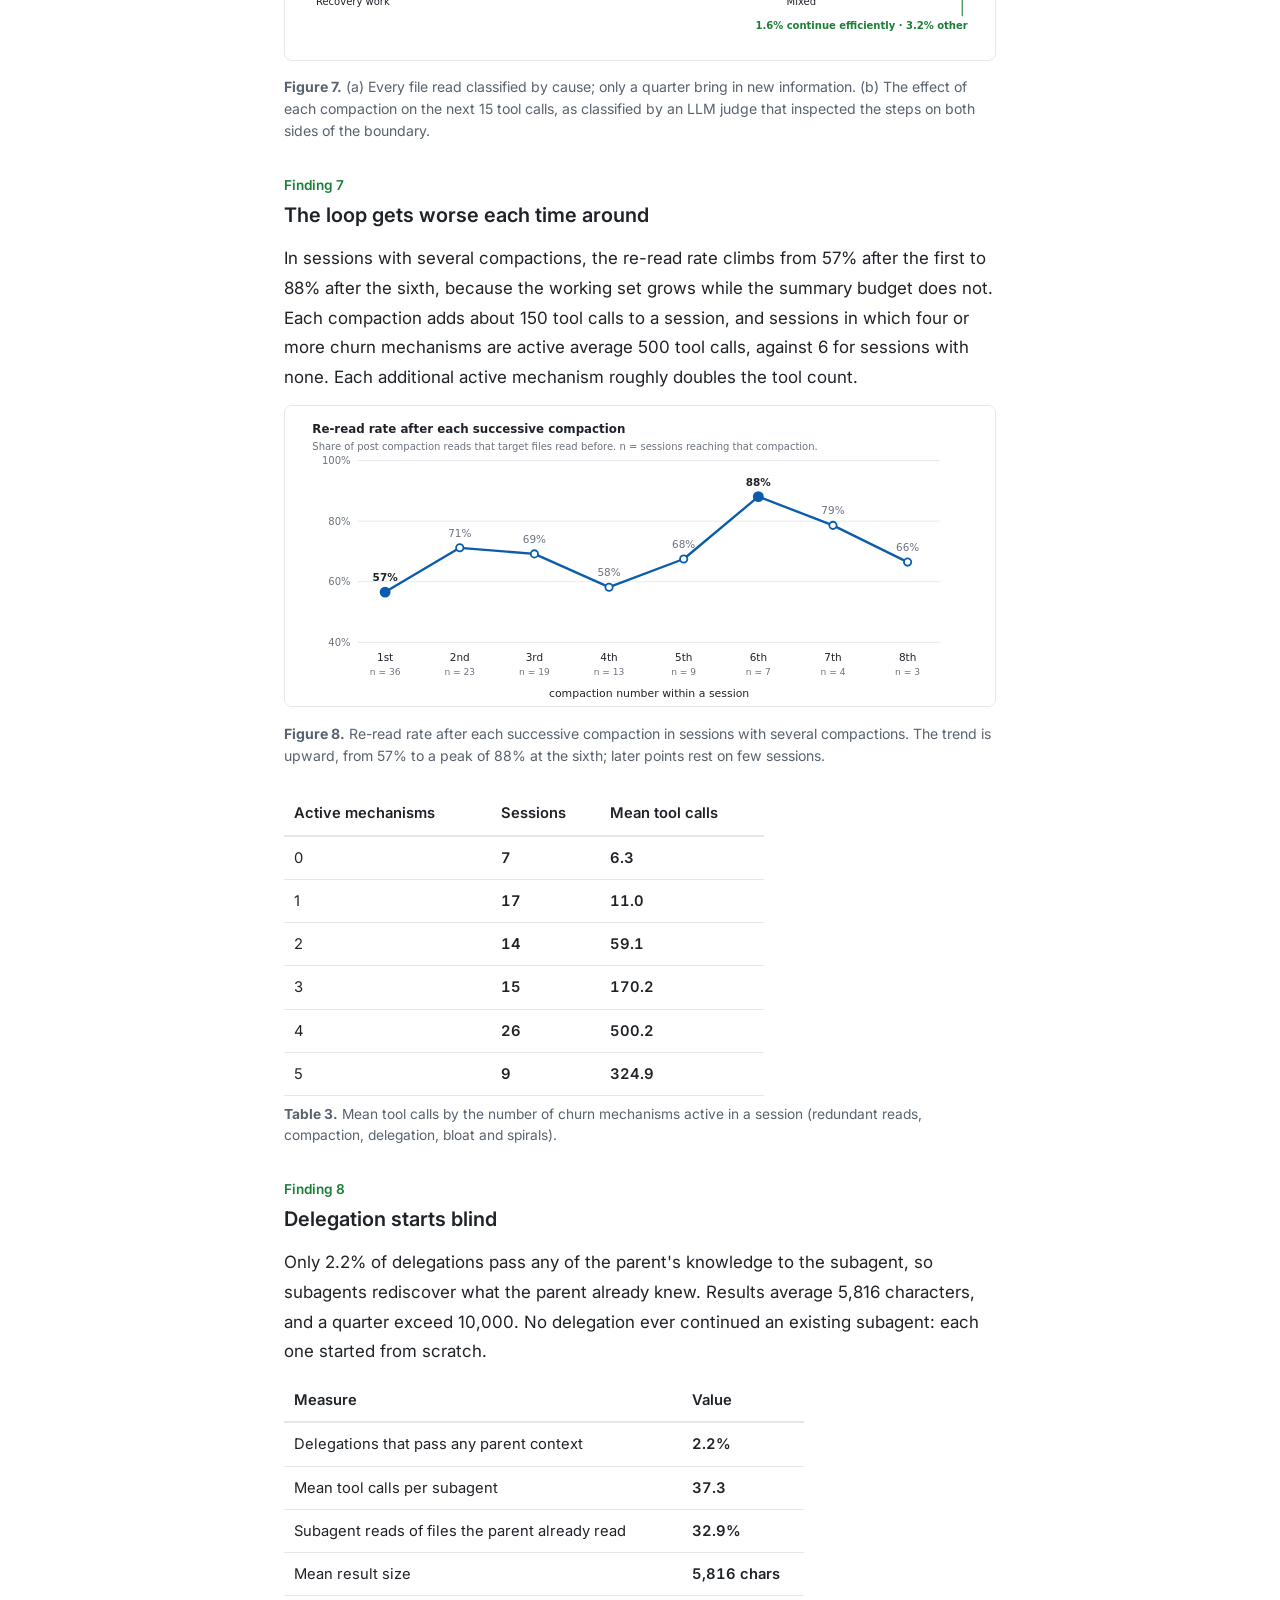
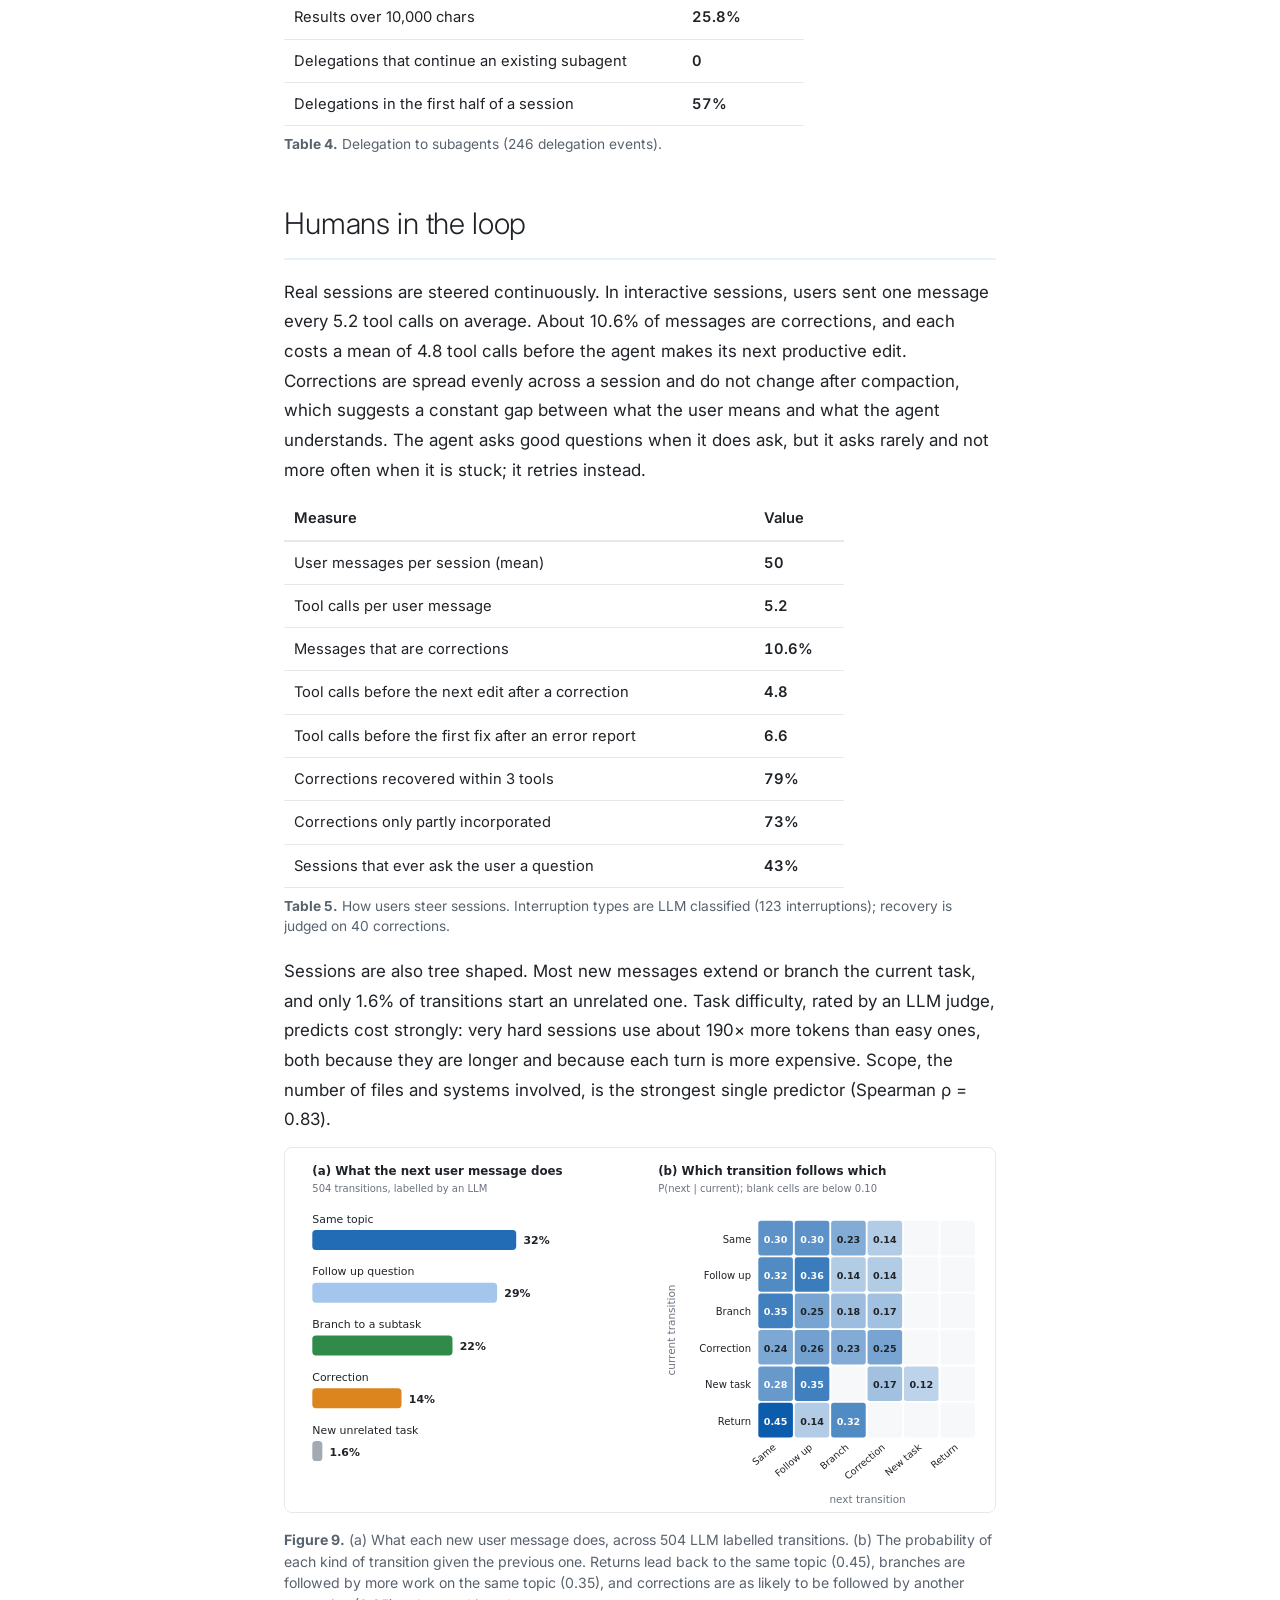
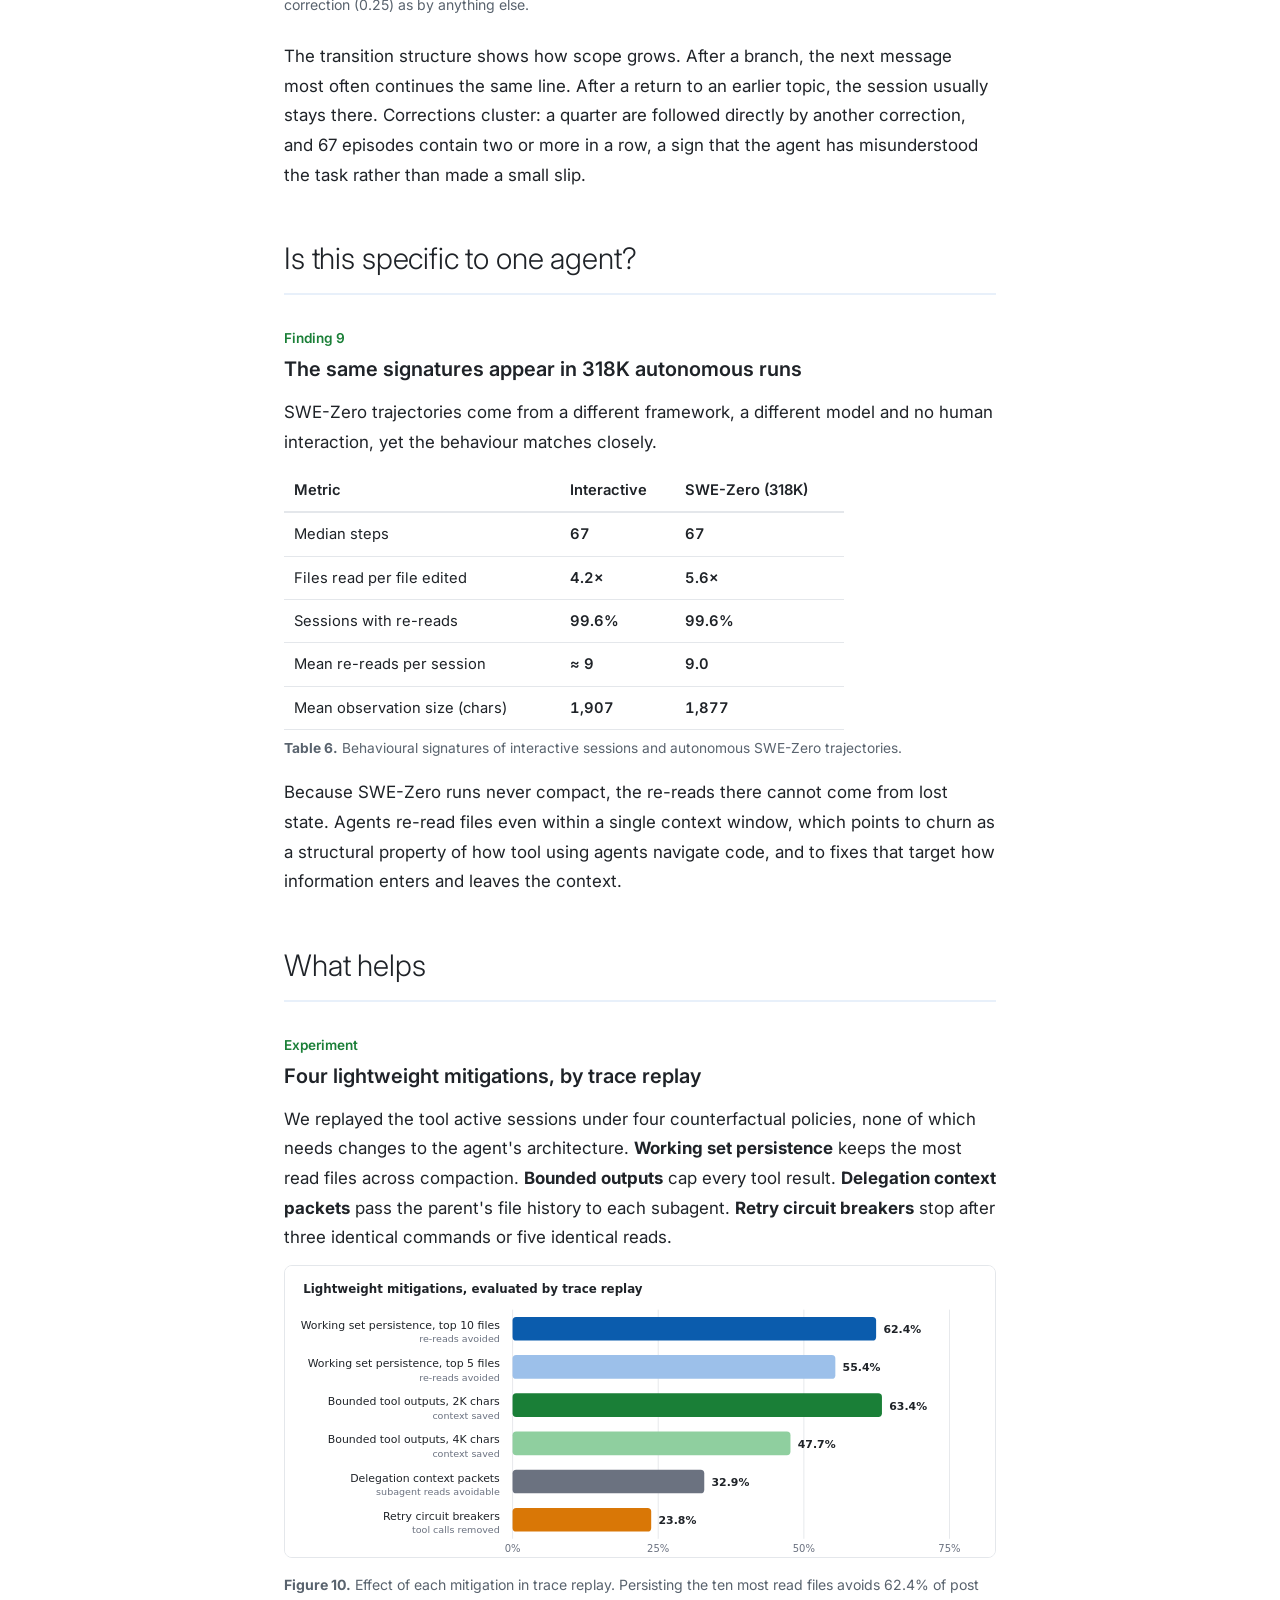
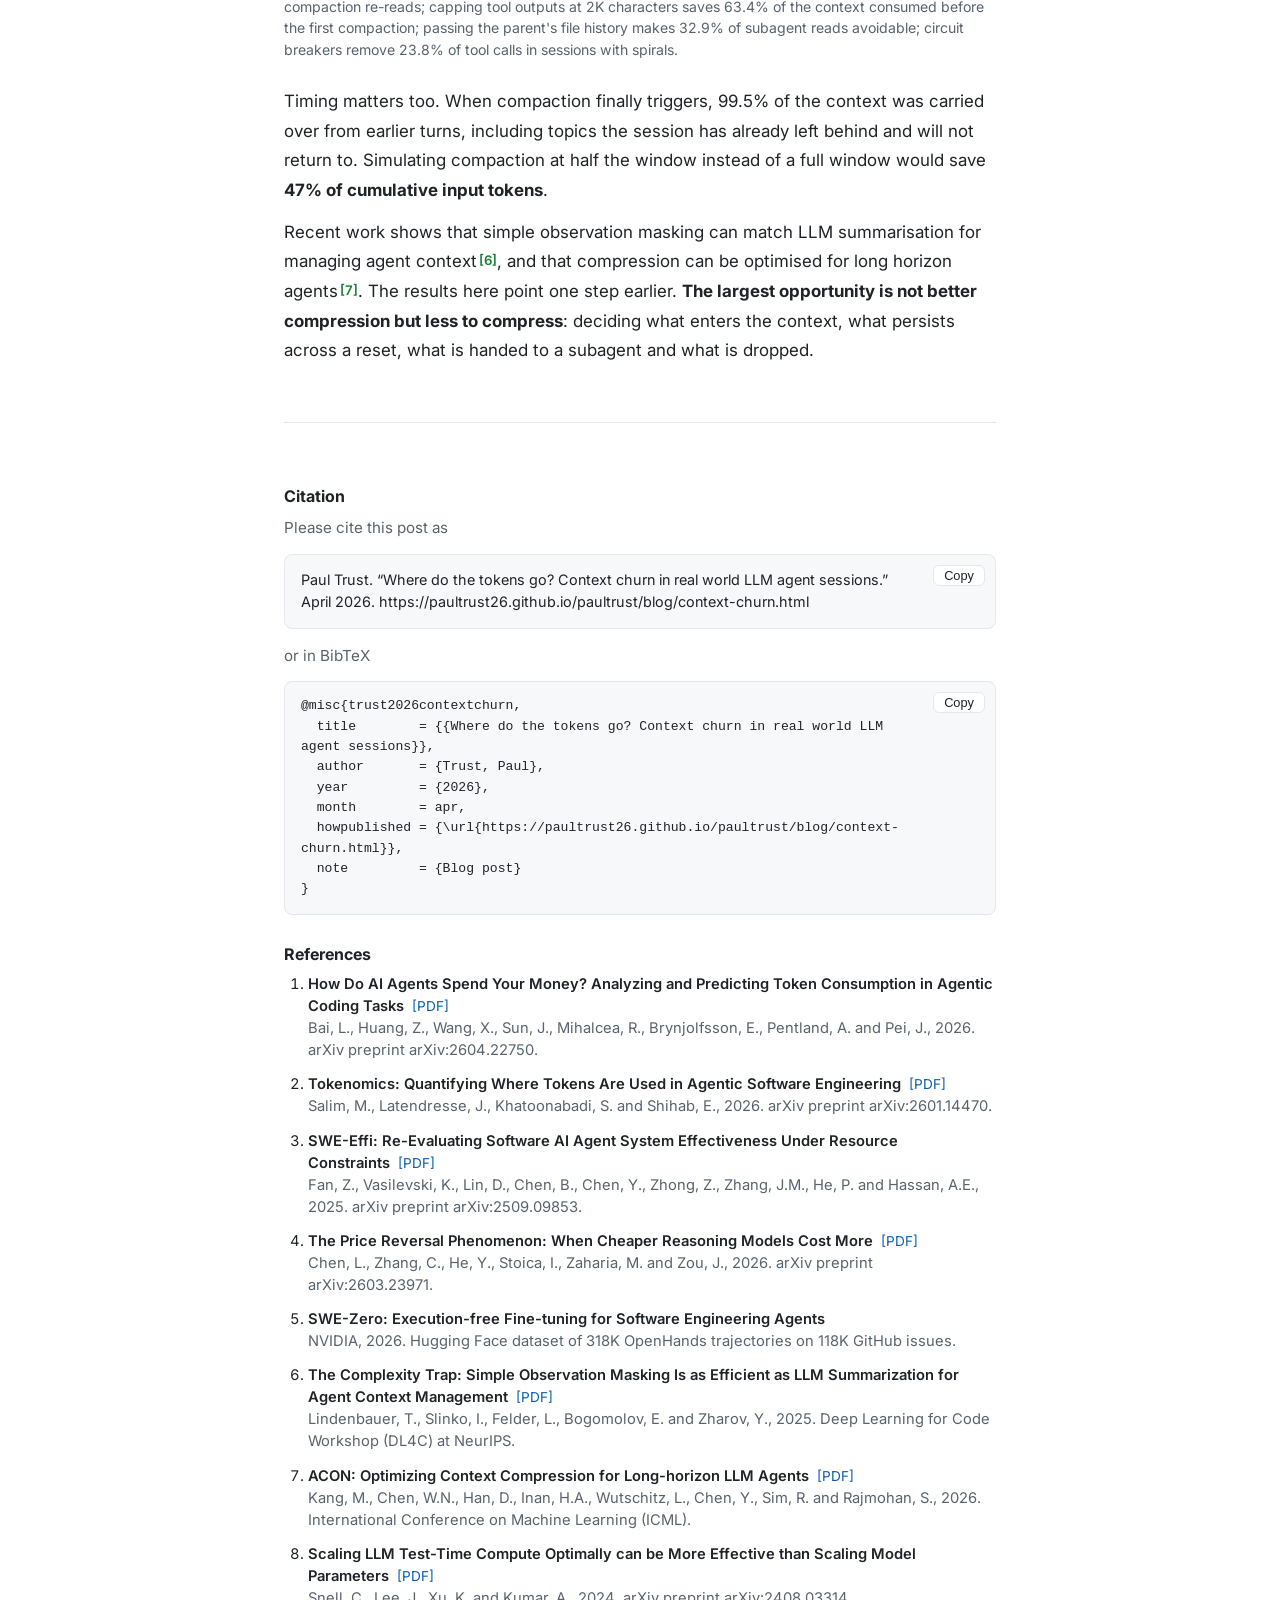
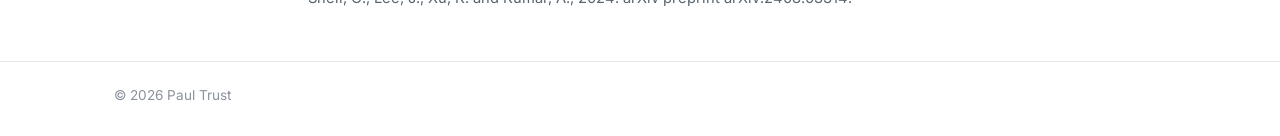
<file: blog/context-churn.html>
<!doctype html>
<html lang="en">
<head>
<meta charset="utf-8">
<meta name="viewport" content="width=device-width, initial-scale=1">
<title>Where Do the Tokens Go? | Paul Trust</title>
<meta name="description" content="An empirical study of real LLM agent sessions: where tokens go, why agents re-read what they already knew, and what cheap fixes recover.">
<link rel="preconnect" href="https://fonts.googleapis.com">
<link rel="preconnect" href="https://fonts.gstatic.com" crossorigin>
<link href="https://fonts.googleapis.com/css2?family=Inter:wght@300;400;500;600;700&family=Source+Serif+4:opsz,wght@8..60,600;8..60,700&display=swap" rel="stylesheet">
<link rel="stylesheet" href="../style.css">
</head>
<body>

<header class="top">
  <div class="wrap top-inner">
    <a class="brand" href="../index.html">Paul Trust</a>
    <nav class="menu">
      <a href="../index.html#news">News</a>
      <a href="../publications.html">Publications</a>
      <a href="../blog.html">Blog</a>
      <a href="../index.html#experience">Experience</a>
      <a class="menu-cv" target="_blank" rel="noopener" href="../cv.pdf">CV</a>
    </nav>
  </div>
</header>

<article class="article">
  <p class="kicker-title">Where do the tokens go?</p>
  <h1 class="main-title">Context churn in real world LLM agent sessions</h1>

  <div class="meta-grid">
    <div><h4>Author</h4><p class="author">Paul Trust</p></div>
    <div><h4>Published</h4><p>April 2026</p></div>
  </div>

  <div class="tldr">
    <p class="label">TL;DR</p>
    <p>We studied <strong>real, interactive LLM agent sessions</strong>: 22,692 tool calls, 125 context compactions and 246 delegations to subagents. Almost none of the cost is thinking. <strong>96.9% of all input tokens are the agent re-reading its own context</strong>, and the agent's reasoning is only 6.6% of what it writes.</p>
    <p>The waste compounds. Verbose tool outputs fill the context, compaction throws away file contents, and the agent re-reads what it already knew, which fills the context again. We call this loop <strong>context churn</strong>. Only 26% of file reads bring in new information.</p>
    <p>The same signatures appear in <strong>318K autonomous trajectories</strong>, so churn is a property of tool using agents, not of one product. Cheap fixes help: in trace replay, <strong>keeping the working set across compaction avoids 62% of re-reads</strong> and capping tool outputs saves 63% of context.</p>
  </div>

  <div class="highlights">
    <div class="hl">
      <p class="label">Account</p>
      <p class="q">Where does the token budget actually go?</p>
      <p class="src">Per turn accounting over 4.7 billion input tokens</p>
      <p class="big"><strong>96.9%</strong>of input tokens are cache reads of prior context</p>
    </div>
    <div class="hl">
      <p class="label">Diagnose</p>
      <p class="q">How much reading is new information?</p>
      <p class="src">5,801 file reads, classified by cause</p>
      <p class="big"><strong>26%</strong>of reads are first reads; the rest are re-reads</p>
    </div>
    <div class="hl">
      <p class="label">Fix</p>
      <p class="q">What can be recovered without changing the agent?</p>
      <p class="src">Trace replay of four lightweight policies</p>
      <p class="big"><strong>62%</strong>of re-reads avoided by persisting the top 10 files</p>
    </div>
  </div>

  <p>LLM agents now do sustained work in real developer environments: reading files, editing code and documents, running commands, reviewing pull requests and delegating subtasks to subagents. All of it competes for one finite resource, the context window. Every file read, test log, edit diff, compaction summary and subagent reply has to fit.</p>
  <p>Recent work has started to measure agent token economics<a class="cite-ref" href="#ref-1">[1, 2, 3, 4]</a>, but always on benchmarks: short, single issue, autonomous runs in a single context window. Real use looks different. A developer works with an agent for hours or days, asks questions, corrects it, changes direction, hits the context limit and carries on. This post summarises the first study of where tokens go in that setting.</p>

  <h2 class="sec">The data</h2>
  <p>Each session is an interactive conversation with a coding agent, not a benchmark run. Sessions range from 1 to 2,385 turns (median 67), and 27 exceed 500 tool calls. Most tool calls are Bash (44.4%), Read (25.5%) and Edit (23.6%). About 28% of sessions reach at least one compaction, where the system replaces the full history with a structured summary of about 11.7K characters. To test whether the findings generalise, we compare against 318,115 autonomous trajectories from SWE-Zero<a class="cite-ref" href="#ref-5">[5]</a>, which have no human in the loop, no compaction and no delegation.</p>

  <h2 class="sec">Where the tokens go</h2>
  <p class="exp-label">Finding 1</p>
  <h3 class="exp">The agent mostly pays to re-read itself</h3>
  <p>Across all sessions, input tokens total 4.71 billion. Of these, <strong>96.9% are cache reads</strong>: prior context processed again on every turn. New observations entering the context for the first time are 3.1%, and fresh input from the system and the user is 0.03%. The agent's own output is 21.5 million tokens, and of that, 76.9% is tool call arguments, 16.5% is text for the user, and only <strong>6.6% is reasoning</strong>.</p>

  <figure>
    <img src="img/churn_cache.svg" alt="Bar chart: cache reads per turn grow from 64K tokens in the first decile of a session to 151K in the last, while the input to output ratio grows from 134 to 341">
    <figcaption><strong>Figure 1.</strong> Mean cache reads per turn by position in the session (sessions with at least 10 tool calls). Cache reads grow 2.4&times;, from 64K to 151K tokens per turn, while the agent's output stays near 500 tokens. The ratio of tokens read to tokens written grows from 134&times; to 341&times;.</figcaption>
  </figure>

  <p>Because every turn re-reads everything before it, the cost of a single step grows roughly linearly with its position: 21K tokens at step 1, 97K at step 50 and 113K at step 100. Cumulative cost is therefore super linear. A session twice as long costs about four times as much. This is an agent specific scaling law, distinct from scaling reasoning at test time<a class="cite-ref" href="#ref-8">[8]</a>: it is driven by observations accumulating in context, not by deliberate thought.</p>

  <figure>
    <img src="img/churn_growth.svg" alt="Left: mean tokens per step rise from 21K at step 1 to 97K at step 50 and 113K at step 100. Right: cumulative tokens curve upward, reaching 4.6M at 100 steps and 14M at 200 steps, far above a flat cost line">
    <figcaption><strong>Figure 2.</strong> (a) Mean tokens processed per step, averaged over sessions: 21K at step 1, 97K at step 50 and 113K at step 100, against a dashed line for a flat cost per step. (b) Cumulative tokens implied by the fitted per step cost of 21K + 0.5K &middot; <em>i</em>. Because each step re-reads everything before it, total cost grows with the square of session length: 4.6M tokens at 100 steps and about 14M at 200.</figcaption>
  </figure>

  <p class="exp-label">Finding 2</p>
  <h3 class="exp">A near perfect cache hit rate still leaves most of the cost</h3>
  <p>With 96.9% of input served from cache, one might expect cost to be negligible. It is not. Priced at list rates, where a cache read costs a tenth of fresh input, writing to the cache costs 1.25&times; and output costs 5&times;, <strong>the 96.9% hit rate saves only 84.5% of cost</strong>. Cache reads are still 61% of spend through sheer volume, and cache writes, only 3.1% of tokens, are a quarter of it.</p>
  <figure>
    <img src="img/churn_cost.svg" alt="Two stacked columns: cache reads are 96.9 percent of tokens but 61 percent of cost; cache creation is 3.1 percent of tokens but 24.5 percent of cost; output is 0.45 percent of tokens but 14.4 percent of cost">
    <figcaption><strong>Figure 3.</strong> Share of tokens processed against share of dollar cost, by token category. Cheap tokens dominate volume; expensive ones dominate the bill.</figcaption>
  </figure>
  <p>What predicts cost is not the cache but the session. <strong>Session length explains 94% of the variance in cost</strong> (R<sup>2</sup> = 0.94), while cache hit rate explains 24%. The most expensive tenth of sessions account for 56.8% of all spend, with the same average hit rate as everyone else.</p>

  <p class="exp-label">Finding 3</p>
  <h3 class="exp">Cache invalidation is the largest avoidable cost</h3>
  <p>Sometimes the whole cached prefix is discarded and rebuilt from scratch. We detect 568 such invalidations, 4.2 per session. Each one spikes cache creation to 41&times; a normal turn, and in total <strong>30.8% of all cache creation tokens are spent rebuilding cache that already existed</strong>. The main cause is ordinary human behaviour: 62% of invalidations happen because the developer paused for longer than the five minute cache lifetime, to review code or think.</p>
  <figure>
    <img src="img/churn_cache_inval.svg" alt="Left: 62 percent of cache invalidations come from pauses over five minutes, 23 percent from compaction, 15 percent from configuration changes. Right: cache benefit ratio by action, 79 for Edit down to 3.5 for web fetch">
    <figcaption><strong>Figure 4.</strong> (a) Causes of cache invalidation. (b) Tokens read from cache per token written, by action. Edits and shell commands reuse the cache well; subagent calls and web fetches inject large amounts of new content.</figcaption>
  </figure>
  <p>Not every action is equal. Edits append a few tokens and reuse the whole prefix, while subagent results and fetched web pages bring in large blocks of new content. Being cache friendly is not the same as being context friendly, though: reads reuse the cache well, yet they are the main reason the context fills.</p>

  <p class="exp-label">Finding 4</p>
  <h3 class="exp">Much of the activity is searching, not progress</h3>
  <p>Classifying the 10,065 Bash calls by purpose shows that <strong>45.5% gather information</strong>: searching, listing files and reading files through the shell. Code execution is 22.1% and produces the largest outputs. State changing commands are only 8.7% of calls but fail most often, at 14.8% for git operations and 12.5% for package management, and these failures are where retry spirals concentrate. Read is a quarter of all calls but produces 67.8% of all observation characters, because each read averages about 4,400 characters, roughly a whole file.</p>
  <div class="table-wrap">
    <table class="post-table" style="max-width:620px">
      <thead><tr><th>Bash purpose</th><th>Share of calls</th><th>Error rate</th></tr></thead>
      <tbody>
        <tr><td>Information gathering: search, list, read</td><td class="num">45.5%</td><td class="num">0.5 to 4.4%</td></tr>
        <tr><td>Execution: run code and scripts</td><td class="num">22.1%</td><td class="num">5.9%</td></tr>
        <tr><td>State change: git</td><td class="num">2.9%</td><td class="num">14.8%</td></tr>
        <tr><td>State change: packages</td><td class="num">3.2%</td><td class="num">12.5%</td></tr>
        <tr><td>Process management</td><td class="num">2.1%</td><td class="num">12.6%</td></tr>
        <tr><td>Infrastructure: cloud, HTTP, database</td><td class="num">5.7%</td><td class="num">6.6 to 8.6%</td></tr>
      </tbody>
    </table>
    <p class="table-cap"><strong>Table 1.</strong> Bash calls by purpose (10,065 calls). Information gathering dominates; state changing commands fail most often.</p>
  </div>
  <div class="table-wrap">
    <table class="post-table" style="max-width:620px">
      <thead><tr><th>Tool</th><th>Share of calls</th><th>Share of context</th><th>Mean chars per call</th></tr></thead>
      <tbody>
        <tr><td>Read</td><td class="num">25.5%</td><td class="num">67.8%</td><td class="num">4,433</td></tr>
        <tr><td>Bash</td><td class="num">44.4%</td><td class="num">25.0%</td><td class="num">910</td></tr>
        <tr><td>Subagent result</td><td class="num">1.1%</td><td class="num">3.1%</td><td class="num">4,692</td></tr>
        <tr><td>Edit</td><td class="num">23.6%</td><td class="num">3.0%</td><td class="num">202</td></tr>
      </tbody>
    </table>
    <p class="table-cap"><strong>Table 2.</strong> Where observation characters come from (36.5M characters in total).</p>
  </div>

  <h2 class="sec">Context churn</h2>
  <p>The central finding is that these effects do not act independently. They form a loop that feeds itself.</p>

  <figure>
    <img src="img/churn_cycle.svg" alt="Diagram of the context churn cycle: verbose outputs fill the context, compaction loses file contents, the agent re-reads known files, and delegation adds blind subagents and bloated returns">
    <figcaption><strong>Figure 5.</strong> The context churn cycle. Verbose outputs (L1) bring compaction sooner; compaction keeps file paths but loses contents (L2); the agent re-reads what it already knew (L3), which fills the context again. Delegation (L4) feeds the loop from the side, with subagents that rediscover the parent's knowledge and return large results.</figcaption>
  </figure>

  <p class="exp-label">Finding 5</p>
  <h3 class="exp">Verbose outputs bring compaction sooner</h3>
  <p>Sessions whose tool results average more than 3,200 characters reach their first compaction after a mean of 52 tool calls; sessions below 1,600 characters last 148. When compaction happens, the per step cost drops 74%, from 159K to 41K tokens, but the context regrows to its previous level within about 30 steps.</p>
  <figure>
    <img src="img/churn_f3.svg" alt="Left: high bloat sessions reach compaction after 52 tool calls, low bloat after 148. Right: tokens per step fall from 159K to 41K and cache reads from 154K to 36K at compaction">
    <figcaption><strong>Figure 6.</strong> (a) Mean tool calls before the first compaction for sessions with large and small tool results. (b) Mean tokens per step in the steps just before and just after a compaction, over 124 compactions. The drop is real but temporary: the context regrows within about 30 steps.</figcaption>
  </figure>

  <p class="exp-label">Finding 6</p>
  <h3 class="exp">After compaction, the agent re-reads what it knew</h3>
  <p>Summaries preserve task intent, file paths and key decisions, but not file contents, exact edit state or user preferences. The agent needs the content, so it reads the files again. Of all file reads, only 25.6% are first reads; 35.3% re-read files still in context, 30.4% verify an edit that already succeeded, and 8.7% recover what compaction lost. An LLM judge reviewing all 124 analysable compactions found that 71.8% trigger recovery work as their main effect, and only 1.6% allow the agent to simply carry on. After compaction the agent uses a mean of 6.6 tools before its first productive action.</p>
  <figure>
    <img src="img/churn_f4.svg" alt="Stacked bars: 25.6 percent of reads are first reads, 35.3 percent re-read files still in context, 30.4 percent verify an edit, 8.7 percent follow a compaction. Below, 71.8 percent of compactions lead to recovery work">
    <figcaption><strong>Figure 7.</strong> (a) Every file read classified by cause; only a quarter bring in new information. (b) The effect of each compaction on the next 15 tool calls, as classified by an LLM judge that inspected the steps on both sides of the boundary.</figcaption>
  </figure>

  <p class="exp-label">Finding 7</p>
  <h3 class="exp">The loop gets worse each time around</h3>
  <p>In sessions with several compactions, the re-read rate climbs from 57% after the first to 88% after the sixth, because the working set grows while the summary budget does not. Each compaction adds about 150 tool calls to a session, and sessions in which four or more churn mechanisms are active average 500 tool calls, against 6 for sessions with none. Each additional active mechanism roughly doubles the tool count.</p>
  <figure>
    <img src="img/churn_f5.svg" alt="Line chart: re-read rate after successive compactions, 57 percent after the first, rising to 88 percent after the sixth">
    <figcaption><strong>Figure 8.</strong> Re-read rate after each successive compaction in sessions with several compactions. The trend is upward, from 57% to a peak of 88% at the sixth; later points rest on few sessions.</figcaption>
  </figure>
  <div class="table-wrap">
    <table class="post-table" style="max-width:480px">
      <thead><tr><th>Active mechanisms</th><th>Sessions</th><th>Mean tool calls</th></tr></thead>
      <tbody>
        <tr><td>0</td><td class="num">7</td><td class="num">6.3</td></tr>
        <tr><td>1</td><td class="num">17</td><td class="num">11.0</td></tr>
        <tr><td>2</td><td class="num">14</td><td class="num">59.1</td></tr>
        <tr><td>3</td><td class="num">15</td><td class="num">170.2</td></tr>
        <tr><td>4</td><td class="num">26</td><td class="num">500.2</td></tr>
        <tr><td>5</td><td class="num">9</td><td class="num">324.9</td></tr>
      </tbody>
    </table>
    <p class="table-cap"><strong>Table 3.</strong> Mean tool calls by the number of churn mechanisms active in a session (redundant reads, compaction, delegation, bloat and spirals).</p>
  </div>

  <p class="exp-label">Finding 8</p>
  <h3 class="exp">Delegation starts blind</h3>
  <p>Only 2.2% of delegations pass any of the parent's knowledge to the subagent, so subagents rediscover what the parent already knew. Results average 5,816 characters, and a quarter exceed 10,000. No delegation ever continued an existing subagent: each one started from scratch.</p>
  <div class="table-wrap">
    <table class="post-table" style="max-width:520px">
      <thead><tr><th>Measure</th><th>Value</th></tr></thead>
      <tbody>
        <tr><td>Delegations that pass any parent context</td><td class="num">2.2%</td></tr>
        <tr><td>Mean tool calls per subagent</td><td class="num">37.3</td></tr>
        <tr><td>Subagent reads of files the parent already read</td><td class="num">32.9%</td></tr>
        <tr><td>Mean result size</td><td class="num">5,816 chars</td></tr>
        <tr><td>Results over 10,000 chars</td><td class="num">25.8%</td></tr>
        <tr><td>Delegations that continue an existing subagent</td><td class="num">0</td></tr>
        <tr><td>Delegations in the first half of a session</td><td class="num">57%</td></tr>
      </tbody>
    </table>
    <p class="table-cap"><strong>Table 4.</strong> Delegation to subagents (246 delegation events).</p>
  </div>

  <h2 class="sec">Humans in the loop</h2>
  <p>Real sessions are steered continuously. In interactive sessions, users sent one message every 5.2 tool calls on average. About 10.6% of messages are corrections, and each costs a mean of 4.8 tool calls before the agent makes its next productive edit. Corrections are spread evenly across a session and do not change after compaction, which suggests a constant gap between what the user means and what the agent understands. The agent asks good questions when it does ask, but it asks rarely and not more often when it is stuck; it retries instead.</p>
  <div class="table-wrap">
    <table class="post-table" style="max-width:560px">
      <thead><tr><th>Measure</th><th>Value</th></tr></thead>
      <tbody>
        <tr><td>User messages per session (mean)</td><td class="num">50</td></tr>
        <tr><td>Tool calls per user message</td><td class="num">5.2</td></tr>
        <tr><td>Messages that are corrections</td><td class="num">10.6%</td></tr>
        <tr><td>Tool calls before the next edit after a correction</td><td class="num">4.8</td></tr>
        <tr><td>Tool calls before the first fix after an error report</td><td class="num">6.6</td></tr>
        <tr><td>Corrections recovered within 3 tools</td><td class="num">79%</td></tr>
        <tr><td>Corrections only partly incorporated</td><td class="num">73%</td></tr>
        <tr><td>Sessions that ever ask the user a question</td><td class="num">43%</td></tr>
      </tbody>
    </table>
    <p class="table-cap"><strong>Table 5.</strong> How users steer sessions. Interruption types are LLM classified (123 interruptions); recovery is judged on 40 corrections.</p>
  </div>
  <p>Sessions are also tree shaped. Most new messages extend or branch the current task, and only 1.6% of transitions start an unrelated one. Task difficulty, rated by an LLM judge, predicts cost strongly: very hard sessions use about 190&times; more tokens than easy ones, both because they are longer and because each turn is more expensive. Scope, the number of files and systems involved, is the strongest single predictor (Spearman &rho; = 0.83).</p>
  <figure>
    <img src="img/churn_topics.svg" alt="Left: next user message is same topic 32 percent, follow up 29 percent, branch 22 percent, correction 14 percent, new task 1.6 percent. Right: heatmap of transition probabilities">
    <figcaption><strong>Figure 9.</strong> (a) What each new user message does, across 504 LLM labelled transitions. (b) The probability of each kind of transition given the previous one. Returns lead back to the same topic (0.45), branches are followed by more work on the same topic (0.35), and corrections are as likely to be followed by another correction (0.25) as by anything else.</figcaption>
  </figure>
  <p>The transition structure shows how scope grows. After a branch, the next message most often continues the same line. After a return to an earlier topic, the session usually stays there. Corrections cluster: a quarter are followed directly by another correction, and 67 episodes contain two or more in a row, a sign that the agent has misunderstood the task rather than made a small slip.</p>

  <h2 class="sec">Is this specific to one agent?</h2>
  <p class="exp-label">Finding 9</p>
  <h3 class="exp">The same signatures appear in 318K autonomous runs</h3>
  <p>SWE-Zero trajectories come from a different framework, a different model and no human interaction, yet the behaviour matches closely.</p>
  <div class="table-wrap">
    <table class="post-table" style="max-width:560px">
      <thead><tr><th>Metric</th><th>Interactive</th><th>SWE-Zero (318K)</th></tr></thead>
      <tbody>
        <tr><td>Median steps</td><td class="num">67</td><td class="num">67</td></tr>
        <tr><td>Files read per file edited</td><td class="num">4.2&times;</td><td class="num">5.6&times;</td></tr>
        <tr><td>Sessions with re-reads</td><td class="num">99.6%</td><td class="num">99.6%</td></tr>
        <tr><td>Mean re-reads per session</td><td class="num">&#8776; 9</td><td class="num">9.0</td></tr>
        <tr><td>Mean observation size (chars)</td><td class="num">1,907</td><td class="num">1,877</td></tr>
      </tbody>
    </table>
    <p class="table-cap"><strong>Table 6.</strong> Behavioural signatures of interactive sessions and autonomous SWE-Zero trajectories.</p>
  </div>
  <p>Because SWE-Zero runs never compact, the re-reads there cannot come from lost state. Agents re-read files even within a single context window, which points to churn as a structural property of how tool using agents navigate code, and to fixes that target how information enters and leaves the context.</p>

  <h2 class="sec">What helps</h2>
  <p class="exp-label">Experiment</p>
  <h3 class="exp">Four lightweight mitigations, by trace replay</h3>
  <p>We replayed the tool active sessions under four counterfactual policies, none of which needs changes to the agent's architecture. <strong>Working set persistence</strong> keeps the most read files across compaction. <strong>Bounded outputs</strong> cap every tool result. <strong>Delegation context packets</strong> pass the parent's file history to each subagent. <strong>Retry circuit breakers</strong> stop after three identical commands or five identical reads.</p>

  <figure>
    <img src="img/churn_mitigations.svg" alt="Bar chart of mitigation results: working set persistence avoids 62.4 percent of re-reads, bounded outputs save 63.4 percent of context, delegation packets make 32.9 percent of subagent reads avoidable, circuit breakers remove 23.8 percent of tool calls">
    <figcaption><strong>Figure 10.</strong> Effect of each mitigation in trace replay. Persisting the ten most read files avoids 62.4% of post compaction re-reads; capping tool outputs at 2K characters saves 63.4% of the context consumed before the first compaction; passing the parent's file history makes 32.9% of subagent reads avoidable; circuit breakers remove 23.8% of tool calls in sessions with spirals.</figcaption>
  </figure>

  <p>Timing matters too. When compaction finally triggers, 99.5% of the context was carried over from earlier turns, including topics the session has already left behind and will not return to. Simulating compaction at half the window instead of a full window would save <strong>47% of cumulative input tokens</strong>.</p>
  <p>Recent work shows that simple observation masking can match LLM summarisation for managing agent context<a class="cite-ref" href="#ref-6">[6]</a>, and that compression can be optimised for long horizon agents<a class="cite-ref" href="#ref-7">[7]</a>. The results here point one step earlier. <strong>The largest opportunity is not better compression but less to compress</strong>: deciding what enters the context, what persists across a reset, what is handed to a subagent and what is dropped.</p>

  <section class="endmatter">
    <h4>Citation</h4>
    <p>Please cite this post as</p>
    <div class="copybox plain"><button class="copy-btn" type="button">Copy</button><pre>Paul Trust. &ldquo;Where do the tokens go? Context churn in real world LLM agent sessions.&rdquo; April 2026. https://paultrust26.github.io/paultrust/blog/context-churn.html</pre></div>
    <p>or in BibTeX</p>
    <div class="copybox"><button class="copy-btn" type="button">Copy</button><pre>@misc{trust2026contextchurn,
  title        = {{Where do the tokens go? Context churn in real world LLM agent sessions}},
  author       = {Trust, Paul},
  year         = {2026},
  month        = apr,
  howpublished = {\url{https://paultrust26.github.io/paultrust/blog/context-churn.html}},
  note         = {Blog post}
}</pre></div>

    <h4>References</h4>
    <ol class="refs">
      <li id="ref-1"><span class="rt">How Do AI Agents Spend Your Money? Analyzing and Predicting Token Consumption in Agentic Coding Tasks</span><a class="rl" target="_blank" rel="noopener" href="https://arxiv.org/pdf/2604.22750">[PDF]</a><span class="ra">Bai, L., Huang, Z., Wang, X., Sun, J., Mihalcea, R., Brynjolfsson, E., Pentland, A. and Pei, J., 2026. arXiv preprint arXiv:2604.22750.</span></li>
      <li id="ref-2"><span class="rt">Tokenomics: Quantifying Where Tokens Are Used in Agentic Software Engineering</span><a class="rl" target="_blank" rel="noopener" href="https://arxiv.org/pdf/2601.14470">[PDF]</a><span class="ra">Salim, M., Latendresse, J., Khatoonabadi, S. and Shihab, E., 2026. arXiv preprint arXiv:2601.14470.</span></li>
      <li id="ref-3"><span class="rt">SWE-Effi: Re-Evaluating Software AI Agent System Effectiveness Under Resource Constraints</span><a class="rl" target="_blank" rel="noopener" href="https://arxiv.org/pdf/2509.09853">[PDF]</a><span class="ra">Fan, Z., Vasilevski, K., Lin, D., Chen, B., Chen, Y., Zhong, Z., Zhang, J.M., He, P. and Hassan, A.E., 2025. arXiv preprint arXiv:2509.09853.</span></li>
      <li id="ref-4"><span class="rt">The Price Reversal Phenomenon: When Cheaper Reasoning Models Cost More</span><a class="rl" target="_blank" rel="noopener" href="https://arxiv.org/pdf/2603.23971">[PDF]</a><span class="ra">Chen, L., Zhang, C., He, Y., Stoica, I., Zaharia, M. and Zou, J., 2026. arXiv preprint arXiv:2603.23971.</span></li>
      <li id="ref-5"><span class="rt">SWE-Zero: Execution-free Fine-tuning for Software Engineering Agents</span><span class="ra">NVIDIA, 2026. Hugging Face dataset of 318K OpenHands trajectories on 118K GitHub issues.</span></li>
      <li id="ref-6"><span class="rt">The Complexity Trap: Simple Observation Masking Is as Efficient as LLM Summarization for Agent Context Management</span><a class="rl" target="_blank" rel="noopener" href="https://arxiv.org/pdf/2508.21433">[PDF]</a><span class="ra">Lindenbauer, T., Slinko, I., Felder, L., Bogomolov, E. and Zharov, Y., 2025. Deep Learning for Code Workshop (DL4C) at NeurIPS.</span></li>
      <li id="ref-7"><span class="rt">ACON: Optimizing Context Compression for Long-horizon LLM Agents</span><a class="rl" target="_blank" rel="noopener" href="https://arxiv.org/pdf/2510.00615">[PDF]</a><span class="ra">Kang, M., Chen, W.N., Han, D., Inan, H.A., Wutschitz, L., Chen, Y., Sim, R. and Rajmohan, S., 2026. International Conference on Machine Learning (ICML).</span></li>
      <li id="ref-8"><span class="rt">Scaling LLM Test-Time Compute Optimally can be More Effective than Scaling Model Parameters</span><a class="rl" target="_blank" rel="noopener" href="https://arxiv.org/pdf/2408.03314">[PDF]</a><span class="ra">Snell, C., Lee, J., Xu, K. and Kumar, A., 2024. arXiv preprint arXiv:2408.03314.</span></li>
    </ol>
  </section>
</article>

<footer class="foot">
  <div class="wrap">&copy; 2026 Paul Trust</div>
</footer>

<script>
document.querySelectorAll('.copy-btn').forEach(function (b) {
  b.addEventListener('click', function () {
    var t = b.parentElement.querySelector('pre').innerText;
    try { navigator.clipboard.writeText(t); b.textContent = 'Copied'; setTimeout(function () { b.textContent = 'Copy'; }, 1500); } catch (e) {}
  });
});
</script>
</body>
</html>
</file>
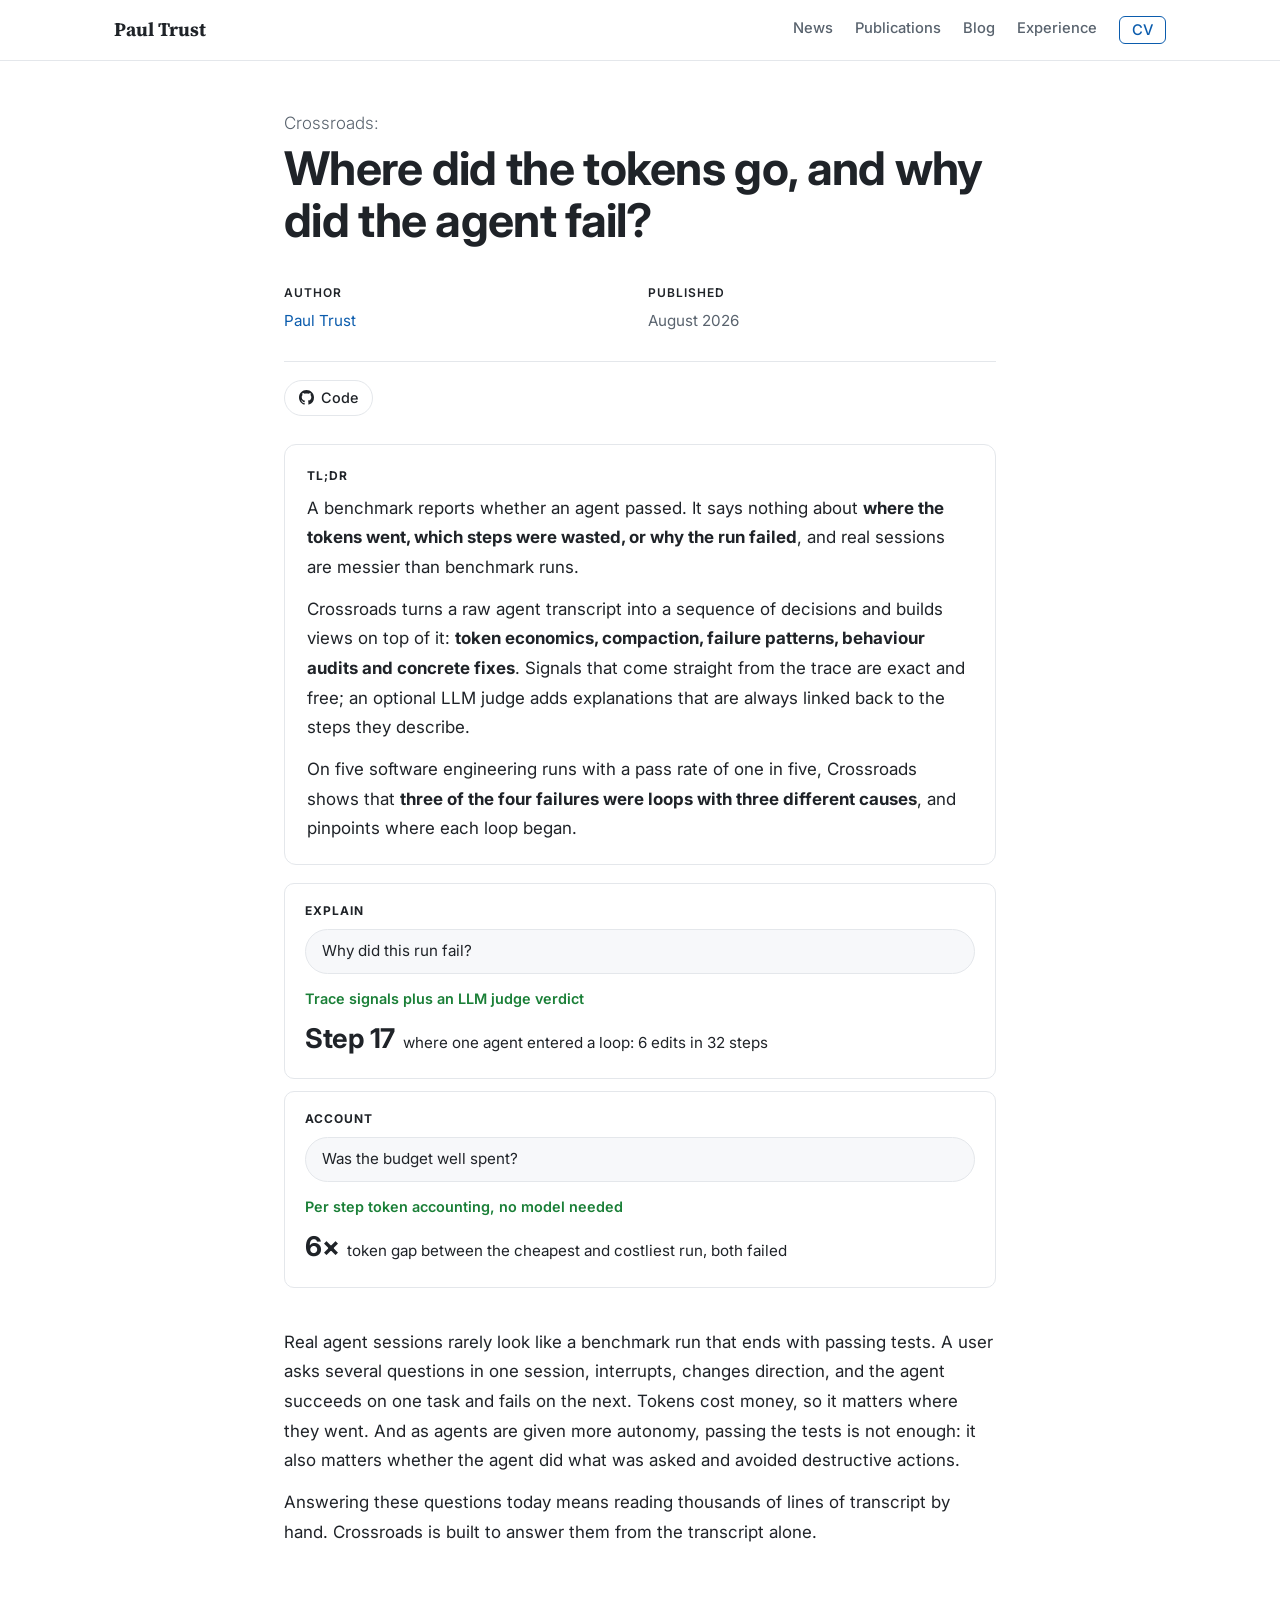
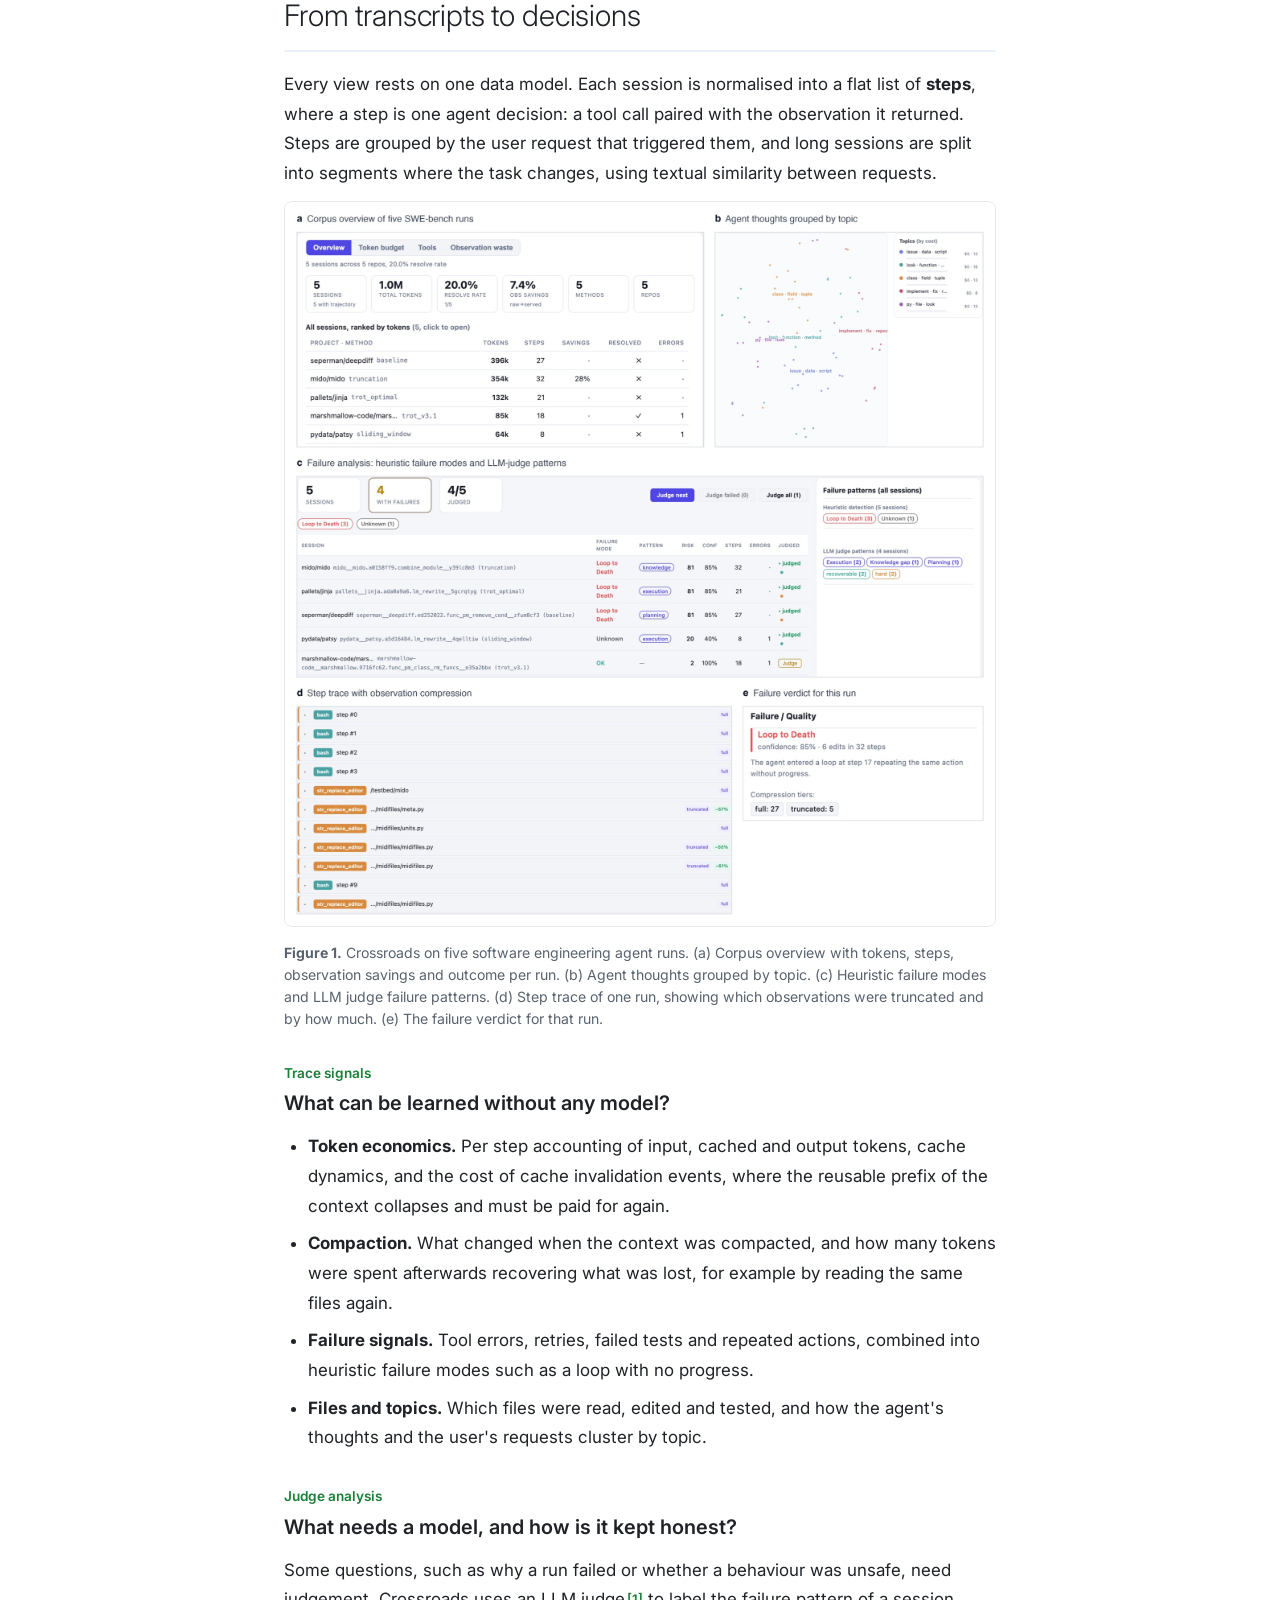
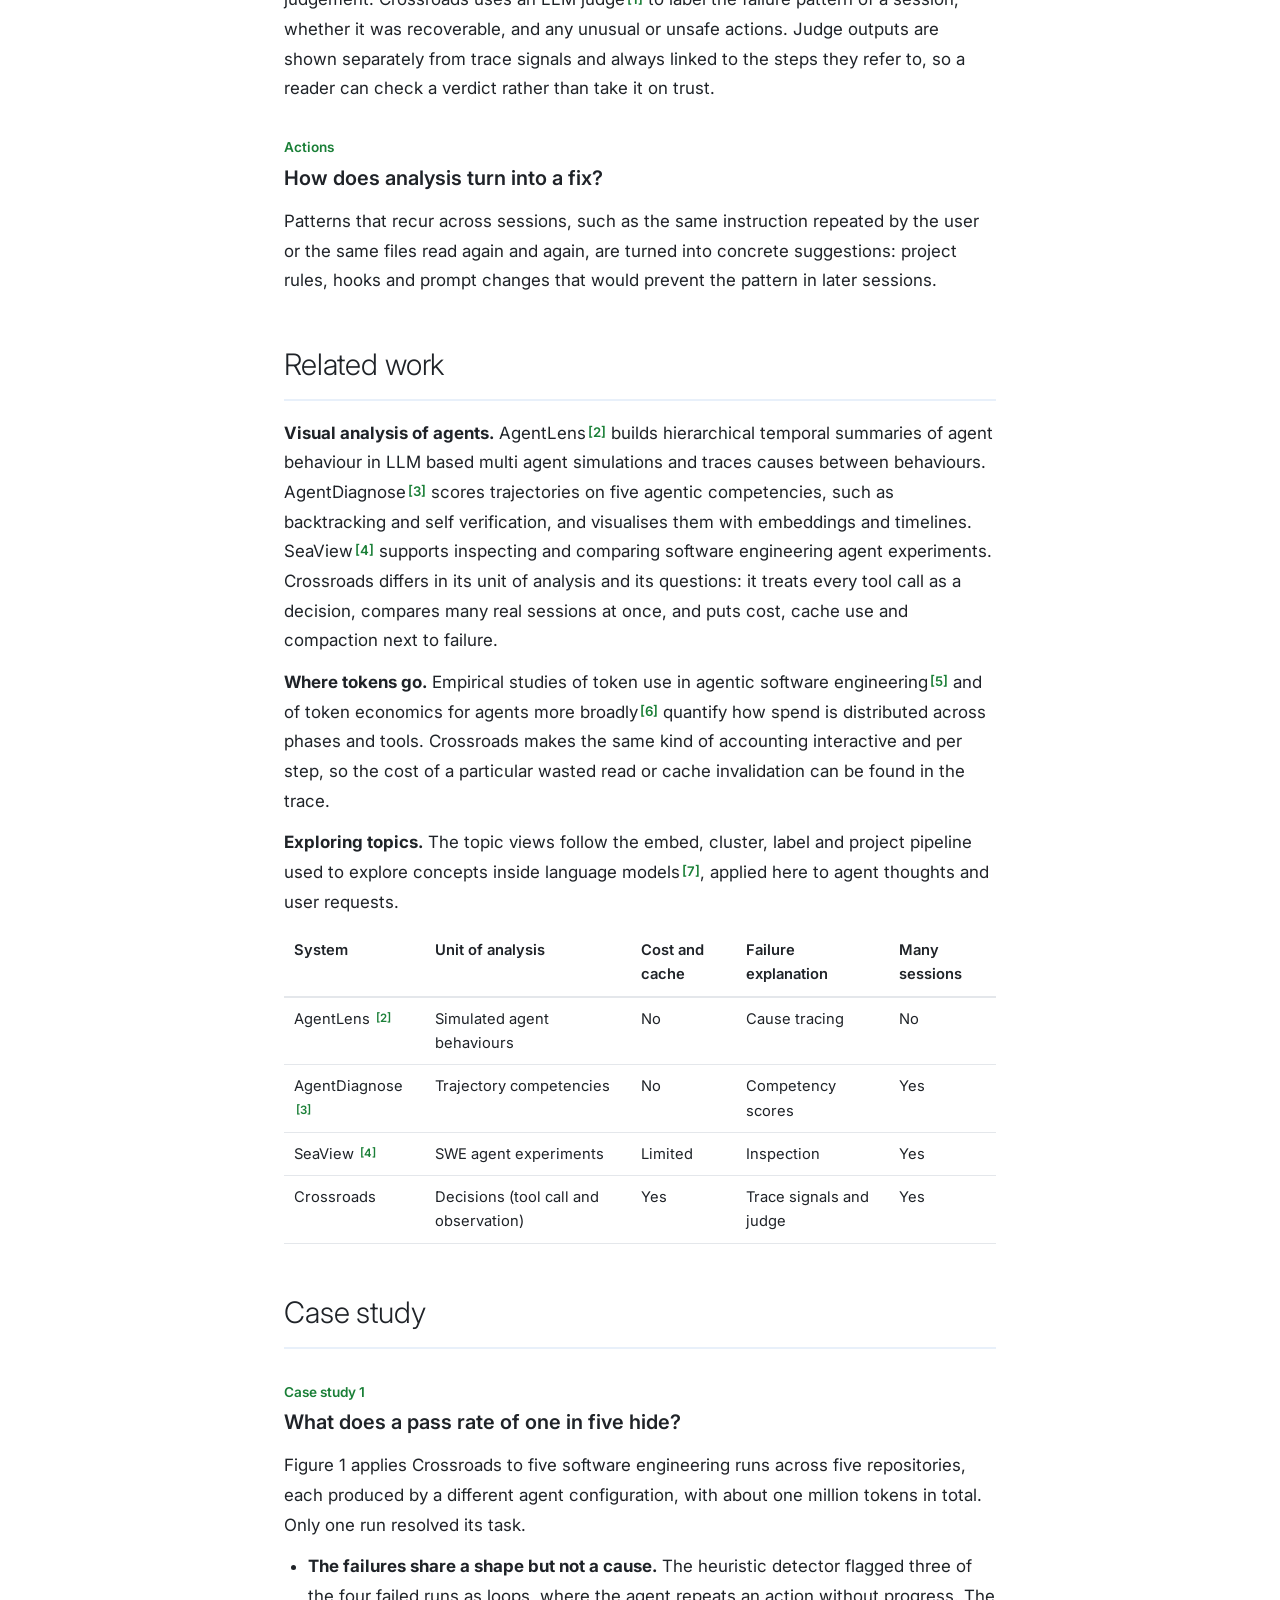
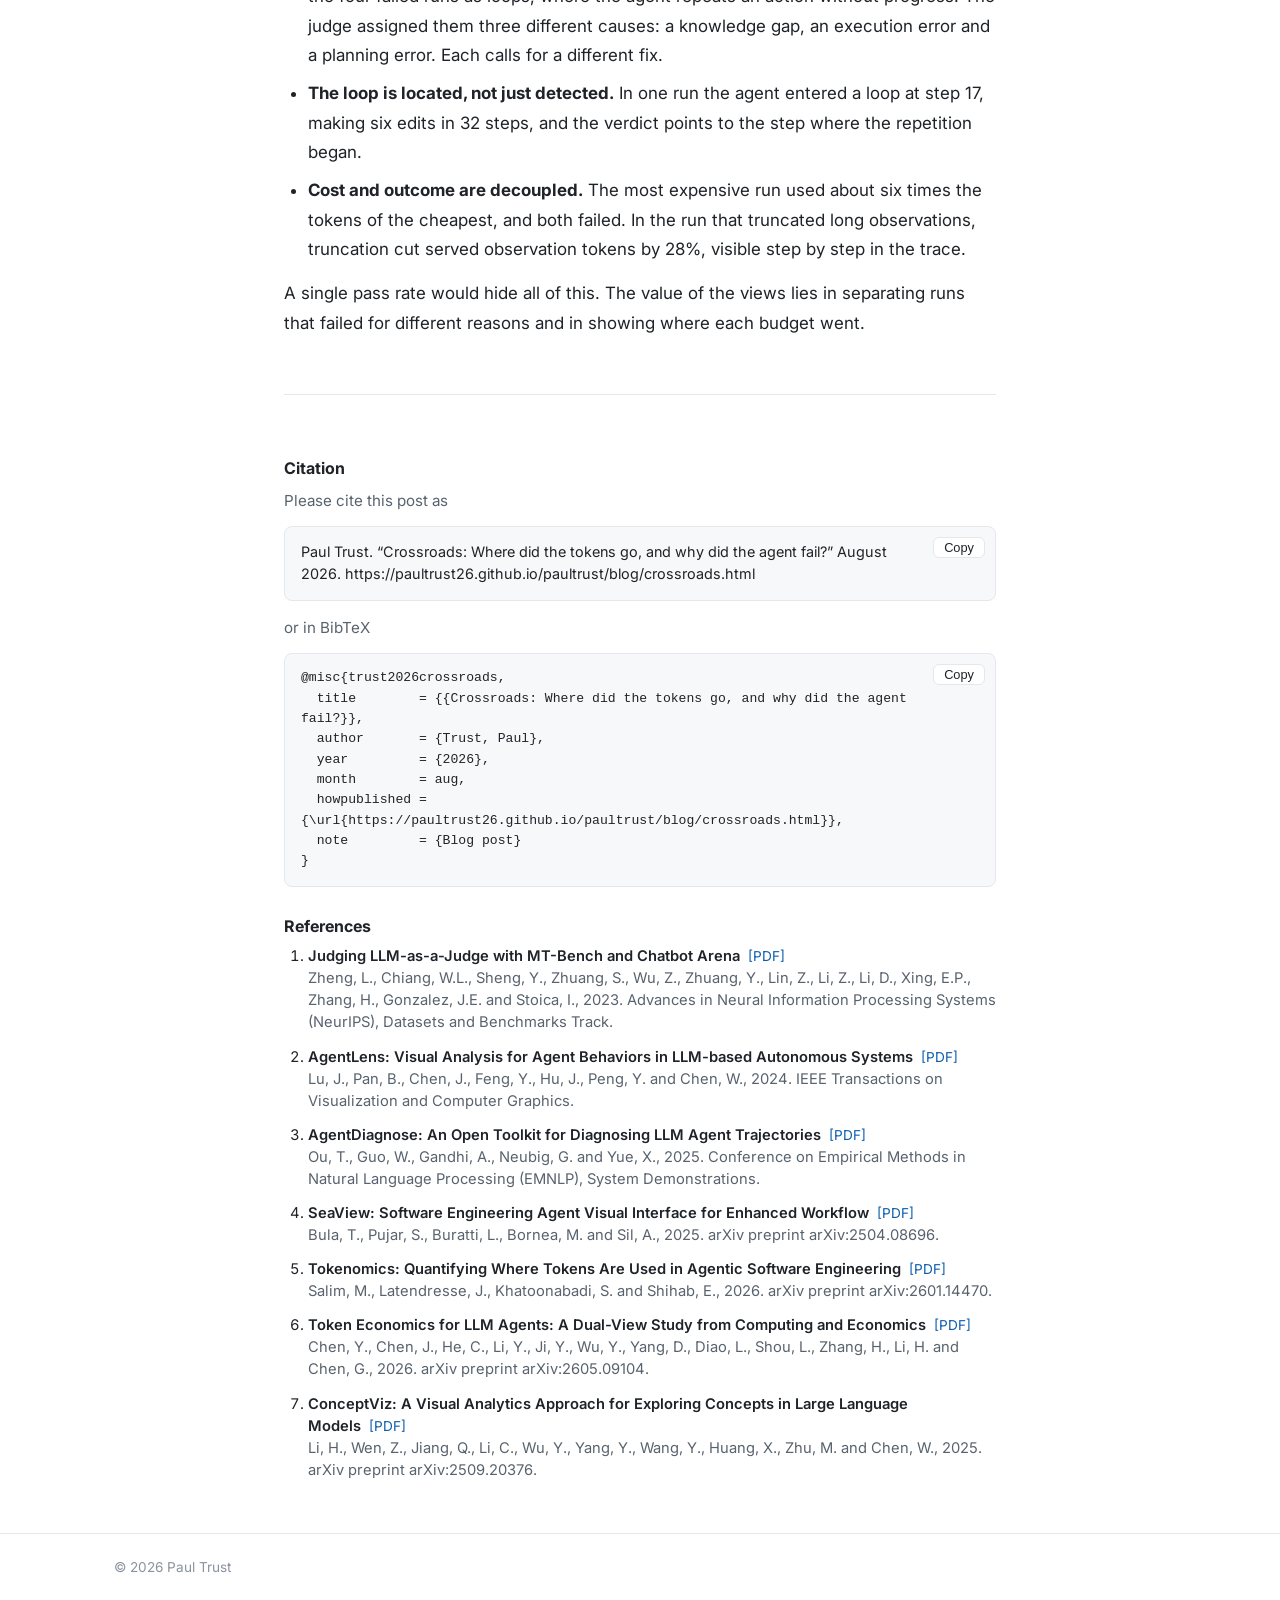
<file: blog/crossroads.html>
<!doctype html>
<html lang="en">
<head>
<meta charset="utf-8">
<meta name="viewport" content="width=device-width, initial-scale=1">
<title>Crossroads: Where Did the Tokens Go? | Paul Trust</title>
<meta name="description" content="A visual analytics system that explains where an LLM agent session spent its tokens and why it failed.">
<link rel="preconnect" href="https://fonts.googleapis.com">
<link rel="preconnect" href="https://fonts.gstatic.com" crossorigin>
<link href="https://fonts.googleapis.com/css2?family=Inter:wght@300;400;500;600;700&family=Source+Serif+4:opsz,wght@8..60,600;8..60,700&display=swap" rel="stylesheet">
<link rel="stylesheet" href="../style.css">
</head>
<body>

<header class="top">
  <div class="wrap top-inner">
    <a class="brand" href="../index.html">Paul Trust</a>
    <nav class="menu">
      <a href="../index.html#news">News</a>
      <a href="../publications.html">Publications</a>
      <a href="../blog.html">Blog</a>
      <a href="../index.html#experience">Experience</a>
      <a class="menu-cv" target="_blank" rel="noopener" href="../cv.pdf">CV</a>
    </nav>
  </div>
</header>

<article class="article">
  <p class="kicker-title">Crossroads:</p>
  <h1 class="main-title">Where did the tokens go, and why did the agent fail?</h1>

  <div class="meta-grid">
    <div><h4>Author</h4><p class="author">Paul Trust</p></div>
    <div><h4>Published</h4><p>August 2026</p></div>
  </div>

  <div class="res-links">
    <a class="res-btn" target="_blank" rel="noopener" href="https://github.com/paultrust26/crossroads"><svg viewBox="0 0 16 16" width="15" height="15" aria-hidden="true"><path fill="currentColor" d="M8 0C3.58 0 0 3.58 0 8c0 3.54 2.29 6.53 5.47 7.59.4.07.55-.17.55-.38 0-.19-.01-.82-.01-1.49-2.01.37-2.53-.49-2.69-.94-.09-.23-.48-.94-.82-1.13-.28-.15-.68-.52-.01-.53.63-.01 1.08.58 1.23.82.72 1.21 1.87.87 2.33.66.07-.52.28-.87.51-1.07-1.78-.2-3.64-.89-3.64-3.95 0-.87.31-1.59.82-2.15-.08-.2-.36-1.02.08-2.12 0 0 .67-.21 2.2.82.64-.18 1.32-.27 2-.27.68 0 1.36.09 2 .27 1.53-1.04 2.2-.82 2.2-.82.44 1.1.16 1.92.08 2.12.51.56.82 1.27.82 2.15 0 3.07-1.87 3.75-3.65 3.95.29.25.54.73.54 1.48 0 1.07-.01 1.93-.01 2.2 0 .21.15.46.55.38A8.013 8.013 0 0016 8c0-4.42-3.58-8-8-8z"/></svg>Code</a>
  </div>

  <div class="tldr">
    <p class="label">TL;DR</p>
    <p>A benchmark reports whether an agent passed. It says nothing about <strong>where the tokens went, which steps were wasted, or why the run failed</strong>, and real sessions are messier than benchmark runs.</p>
    <p>Crossroads turns a raw agent transcript into a sequence of decisions and builds views on top of it: <strong>token economics, compaction, failure patterns, behaviour audits and concrete fixes</strong>. Signals that come straight from the trace are exact and free; an optional LLM judge adds explanations that are always linked back to the steps they describe.</p>
    <p>On five software engineering runs with a pass rate of one in five, Crossroads shows that <strong>three of the four failures were loops with three different causes</strong>, and pinpoints where each loop began.</p>
  </div>

  <div class="highlights">
    <div class="hl">
      <p class="label">Explain</p>
      <p class="q">Why did this run fail?</p>
      <p class="src">Trace signals plus an LLM judge verdict</p>
      <p class="big"><strong>Step 17</strong>where one agent entered a loop: 6 edits in 32 steps</p>
    </div>
    <div class="hl">
      <p class="label">Account</p>
      <p class="q">Was the budget well spent?</p>
      <p class="src">Per step token accounting, no model needed</p>
      <p class="big"><strong>6&times;</strong>token gap between the cheapest and costliest run, both failed</p>
    </div>
  </div>

  <p>Real agent sessions rarely look like a benchmark run that ends with passing tests. A user asks several questions in one session, interrupts, changes direction, and the agent succeeds on one task and fails on the next. Tokens cost money, so it matters where they went. And as agents are given more autonomy, passing the tests is not enough: it also matters whether the agent did what was asked and avoided destructive actions.</p>
  <p>Answering these questions today means reading thousands of lines of transcript by hand. Crossroads is built to answer them from the transcript alone.</p>

  <h2 class="sec">From transcripts to decisions</h2>
  <p>Every view rests on one data model. Each session is normalised into a flat list of <strong>steps</strong>, where a step is one agent decision: a tool call paired with the observation it returned. Steps are grouped by the user request that triggered them, and long sessions are split into segments where the task changes, using textual similarity between requests.</p>

  <figure>
    <img src="img/crossroads_teaser.jpg" alt="Crossroads views: corpus overview, topics, failure analysis, step trace and failure verdict">
    <figcaption><strong>Figure 1.</strong> Crossroads on five software engineering agent runs. (a) Corpus overview with tokens, steps, observation savings and outcome per run. (b) Agent thoughts grouped by topic. (c) Heuristic failure modes and LLM judge failure patterns. (d) Step trace of one run, showing which observations were truncated and by how much. (e) The failure verdict for that run.</figcaption>
  </figure>

  <p class="exp-label">Trace signals</p>
  <h3 class="exp">What can be learned without any model?</h3>
  <ul class="list">
    <li><strong>Token economics.</strong> Per step accounting of input, cached and output tokens, cache dynamics, and the cost of cache invalidation events, where the reusable prefix of the context collapses and must be paid for again.</li>
    <li><strong>Compaction.</strong> What changed when the context was compacted, and how many tokens were spent afterwards recovering what was lost, for example by reading the same files again.</li>
    <li><strong>Failure signals.</strong> Tool errors, retries, failed tests and repeated actions, combined into heuristic failure modes such as a loop with no progress.</li>
    <li><strong>Files and topics.</strong> Which files were read, edited and tested, and how the agent's thoughts and the user's requests cluster by topic.</li>
  </ul>

  <p class="exp-label">Judge analysis</p>
  <h3 class="exp">What needs a model, and how is it kept honest?</h3>
  <p>Some questions, such as why a run failed or whether a behaviour was unsafe, need judgement. Crossroads uses an LLM judge<a class="cite-ref" href="#ref-1">[1]</a> to label the failure pattern of a session, whether it was recoverable, and any unusual or unsafe actions. Judge outputs are shown separately from trace signals and always linked to the steps they refer to, so a reader can check a verdict rather than take it on trust.</p>

  <p class="exp-label">Actions</p>
  <h3 class="exp">How does analysis turn into a fix?</h3>
  <p>Patterns that recur across sessions, such as the same instruction repeated by the user or the same files read again and again, are turned into concrete suggestions: project rules, hooks and prompt changes that would prevent the pattern in later sessions.</p>

  <h2 class="sec">Related work</h2>
  <p><strong>Visual analysis of agents.</strong> AgentLens<a class="cite-ref" href="#ref-2">[2]</a> builds hierarchical temporal summaries of agent behaviour in LLM based multi agent simulations and traces causes between behaviours. AgentDiagnose<a class="cite-ref" href="#ref-3">[3]</a> scores trajectories on five agentic competencies, such as backtracking and self verification, and visualises them with embeddings and timelines. SeaView<a class="cite-ref" href="#ref-4">[4]</a> supports inspecting and comparing software engineering agent experiments. Crossroads differs in its unit of analysis and its questions: it treats every tool call as a decision, compares many real sessions at once, and puts cost, cache use and compaction next to failure.</p>
  <p><strong>Where tokens go.</strong> Empirical studies of token use in agentic software engineering<a class="cite-ref" href="#ref-5">[5]</a> and of token economics for agents more broadly<a class="cite-ref" href="#ref-6">[6]</a> quantify how spend is distributed across phases and tools. Crossroads makes the same kind of accounting interactive and per step, so the cost of a particular wasted read or cache invalidation can be found in the trace.</p>
  <p><strong>Exploring topics.</strong> The topic views follow the embed, cluster, label and project pipeline used to explore concepts inside language models<a class="cite-ref" href="#ref-7">[7]</a>, applied here to agent thoughts and user requests.</p>
  <div class="table-wrap">
    <table class="post-table">
      <thead><tr><th>System</th><th>Unit of analysis</th><th>Cost and cache</th><th>Failure explanation</th><th>Many sessions</th></tr></thead>
      <tbody>
        <tr><td>AgentLens <a class="cite-ref" href="#ref-2">[2]</a></td><td>Simulated agent behaviours</td><td>No</td><td>Cause tracing</td><td>No</td></tr>
        <tr><td>AgentDiagnose <a class="cite-ref" href="#ref-3">[3]</a></td><td>Trajectory competencies</td><td>No</td><td>Competency scores</td><td>Yes</td></tr>
        <tr><td>SeaView <a class="cite-ref" href="#ref-4">[4]</a></td><td>SWE agent experiments</td><td>Limited</td><td>Inspection</td><td>Yes</td></tr>
        <tr><td>Crossroads</td><td>Decisions (tool call and observation)</td><td>Yes</td><td>Trace signals and judge</td><td>Yes</td></tr>
      </tbody>
    </table>
  </div>

  <h2 class="sec">Case study</h2>
  <p class="exp-label">Case study 1</p>
  <h3 class="exp">What does a pass rate of one in five hide?</h3>
  <p>Figure 1 applies Crossroads to five software engineering runs across five repositories, each produced by a different agent configuration, with about one million tokens in total. Only one run resolved its task.</p>
  <ul class="list">
    <li><strong>The failures share a shape but not a cause.</strong> The heuristic detector flagged three of the four failed runs as loops, where the agent repeats an action without progress. The judge assigned them three different causes: a knowledge gap, an execution error and a planning error. Each calls for a different fix.</li>
    <li><strong>The loop is located, not just detected.</strong> In one run the agent entered a loop at step 17, making six edits in 32 steps, and the verdict points to the step where the repetition began.</li>
    <li><strong>Cost and outcome are decoupled.</strong> The most expensive run used about six times the tokens of the cheapest, and both failed. In the run that truncated long observations, truncation cut served observation tokens by 28%, visible step by step in the trace.</li>
  </ul>
  <p>A single pass rate would hide all of this. The value of the views lies in separating runs that failed for different reasons and in showing where each budget went.</p>

  <section class="endmatter">
    <h4>Citation</h4>
    <p>Please cite this post as</p>
    <div class="copybox plain"><button class="copy-btn" type="button">Copy</button><pre>Paul Trust. &ldquo;Crossroads: Where did the tokens go, and why did the agent fail?&rdquo; August 2026. https://paultrust26.github.io/paultrust/blog/crossroads.html</pre></div>
    <p>or in BibTeX</p>
    <div class="copybox"><button class="copy-btn" type="button">Copy</button><pre>@misc{trust2026crossroads,
  title        = {{Crossroads: Where did the tokens go, and why did the agent fail?}},
  author       = {Trust, Paul},
  year         = {2026},
  month        = aug,
  howpublished = {\url{https://paultrust26.github.io/paultrust/blog/crossroads.html}},
  note         = {Blog post}
}</pre></div>

    <h4>References</h4>
    <ol class="refs">
      <li id="ref-1"><span class="rt">Judging LLM-as-a-Judge with MT-Bench and Chatbot Arena</span><a class="rl" target="_blank" rel="noopener" href="https://arxiv.org/pdf/2306.05685">[PDF]</a><span class="ra">Zheng, L., Chiang, W.L., Sheng, Y., Zhuang, S., Wu, Z., Zhuang, Y., Lin, Z., Li, Z., Li, D., Xing, E.P., Zhang, H., Gonzalez, J.E. and Stoica, I., 2023. Advances in Neural Information Processing Systems (NeurIPS), Datasets and Benchmarks Track.</span></li>
      <li id="ref-2"><span class="rt">AgentLens: Visual Analysis for Agent Behaviors in LLM-based Autonomous Systems</span><a class="rl" target="_blank" rel="noopener" href="https://arxiv.org/pdf/2402.08995">[PDF]</a><span class="ra">Lu, J., Pan, B., Chen, J., Feng, Y., Hu, J., Peng, Y. and Chen, W., 2024. IEEE Transactions on Visualization and Computer Graphics.</span></li>
      <li id="ref-3"><span class="rt">AgentDiagnose: An Open Toolkit for Diagnosing LLM Agent Trajectories</span><a class="rl" target="_blank" rel="noopener" href="https://aclanthology.org/2025.emnlp-demos.15.pdf">[PDF]</a><span class="ra">Ou, T., Guo, W., Gandhi, A., Neubig, G. and Yue, X., 2025. Conference on Empirical Methods in Natural Language Processing (EMNLP), System Demonstrations.</span></li>
      <li id="ref-4"><span class="rt">SeaView: Software Engineering Agent Visual Interface for Enhanced Workflow</span><a class="rl" target="_blank" rel="noopener" href="https://arxiv.org/pdf/2504.08696">[PDF]</a><span class="ra">Bula, T., Pujar, S., Buratti, L., Bornea, M. and Sil, A., 2025. arXiv preprint arXiv:2504.08696.</span></li>
      <li id="ref-5"><span class="rt">Tokenomics: Quantifying Where Tokens Are Used in Agentic Software Engineering</span><a class="rl" target="_blank" rel="noopener" href="https://arxiv.org/pdf/2601.14470">[PDF]</a><span class="ra">Salim, M., Latendresse, J., Khatoonabadi, S. and Shihab, E., 2026. arXiv preprint arXiv:2601.14470.</span></li>
      <li id="ref-6"><span class="rt">Token Economics for LLM Agents: A Dual-View Study from Computing and Economics</span><a class="rl" target="_blank" rel="noopener" href="https://arxiv.org/pdf/2605.09104">[PDF]</a><span class="ra">Chen, Y., Chen, J., He, C., Li, Y., Ji, Y., Wu, Y., Yang, D., Diao, L., Shou, L., Zhang, H., Li, H. and Chen, G., 2026. arXiv preprint arXiv:2605.09104.</span></li>
      <li id="ref-7"><span class="rt">ConceptViz: A Visual Analytics Approach for Exploring Concepts in Large Language Models</span><a class="rl" target="_blank" rel="noopener" href="https://arxiv.org/pdf/2509.20376">[PDF]</a><span class="ra">Li, H., Wen, Z., Jiang, Q., Li, C., Wu, Y., Yang, Y., Wang, Y., Huang, X., Zhu, M. and Chen, W., 2025. arXiv preprint arXiv:2509.20376.</span></li>
    </ol>
  </section>
</article>

<footer class="foot">
  <div class="wrap">&copy; 2026 Paul Trust</div>
</footer>

<script>
document.querySelectorAll('.copy-btn').forEach(function (b) {
  b.addEventListener('click', function () {
    var t = b.parentElement.querySelector('pre').innerText;
    try { navigator.clipboard.writeText(t); b.textContent = 'Copied'; setTimeout(function () { b.textContent = 'Copy'; }, 1500); } catch (e) {}
  });
});
</script>
</body>
</html>
</file>
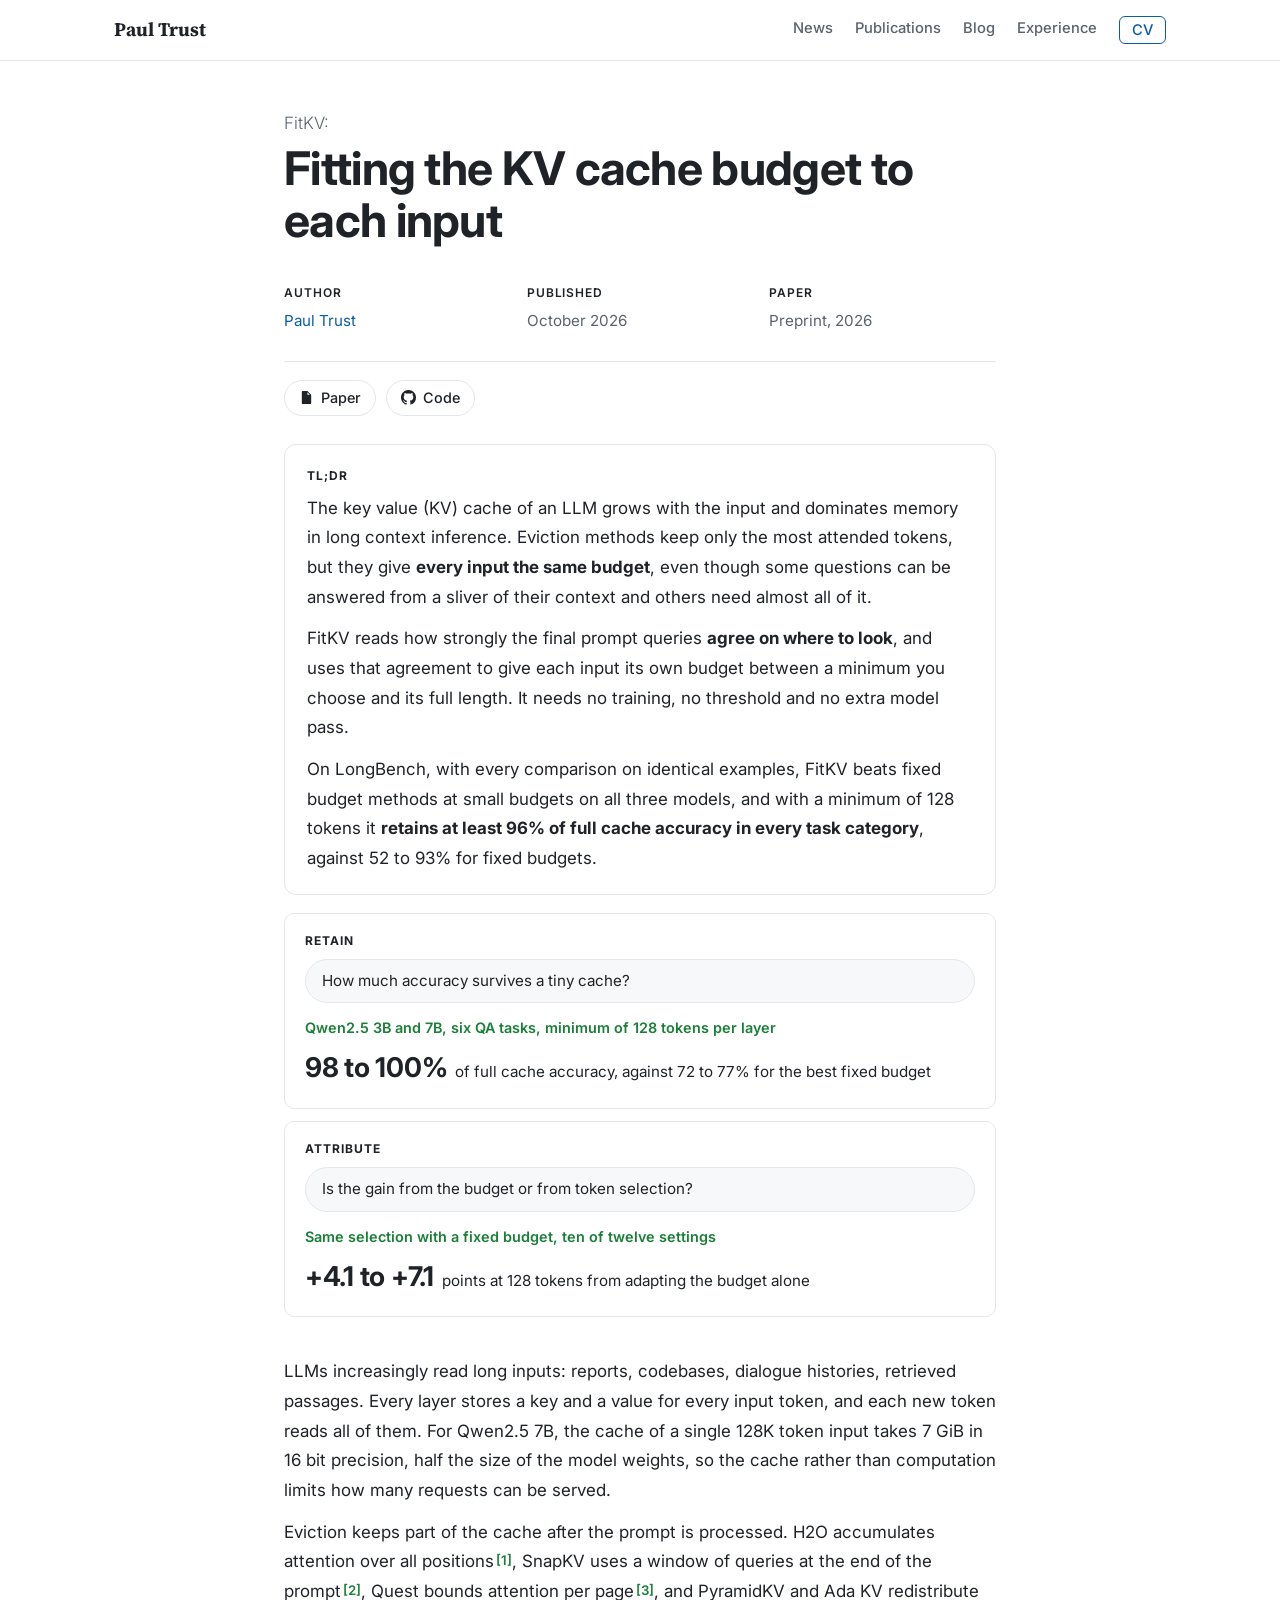
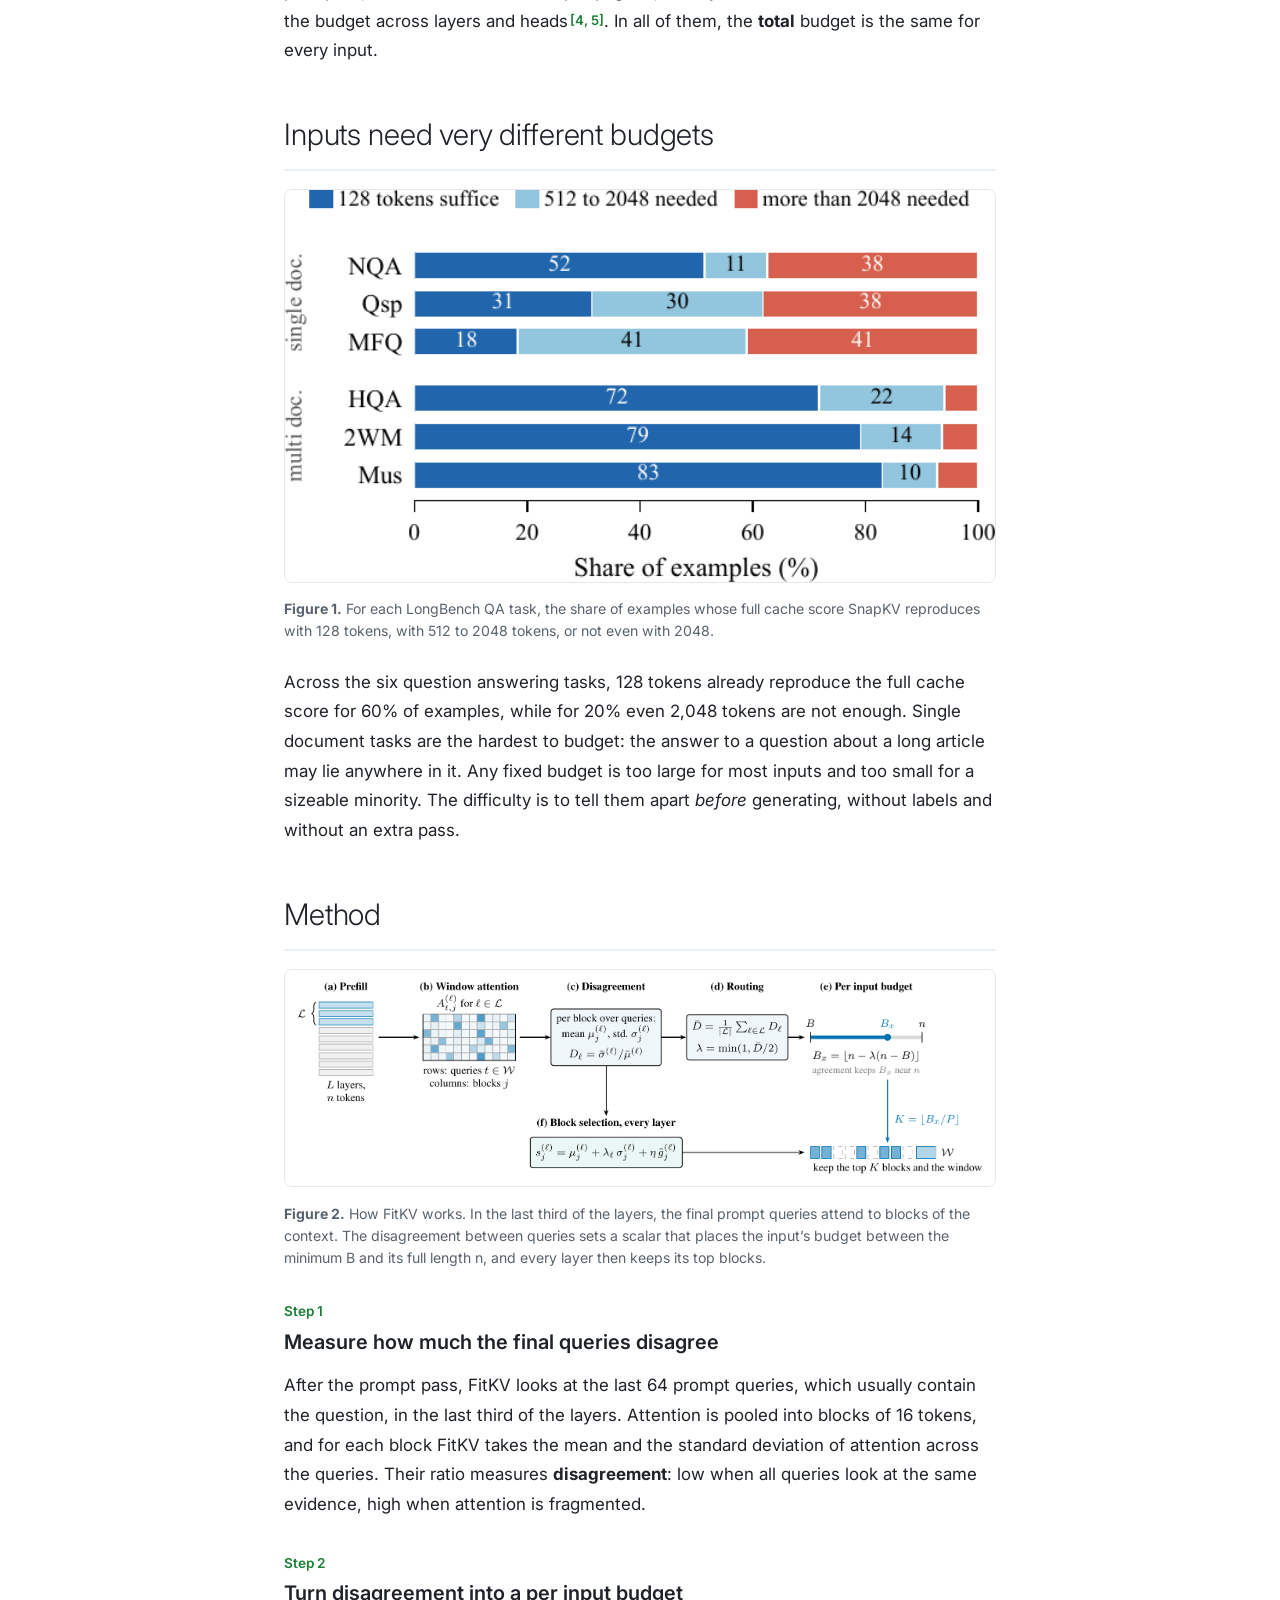
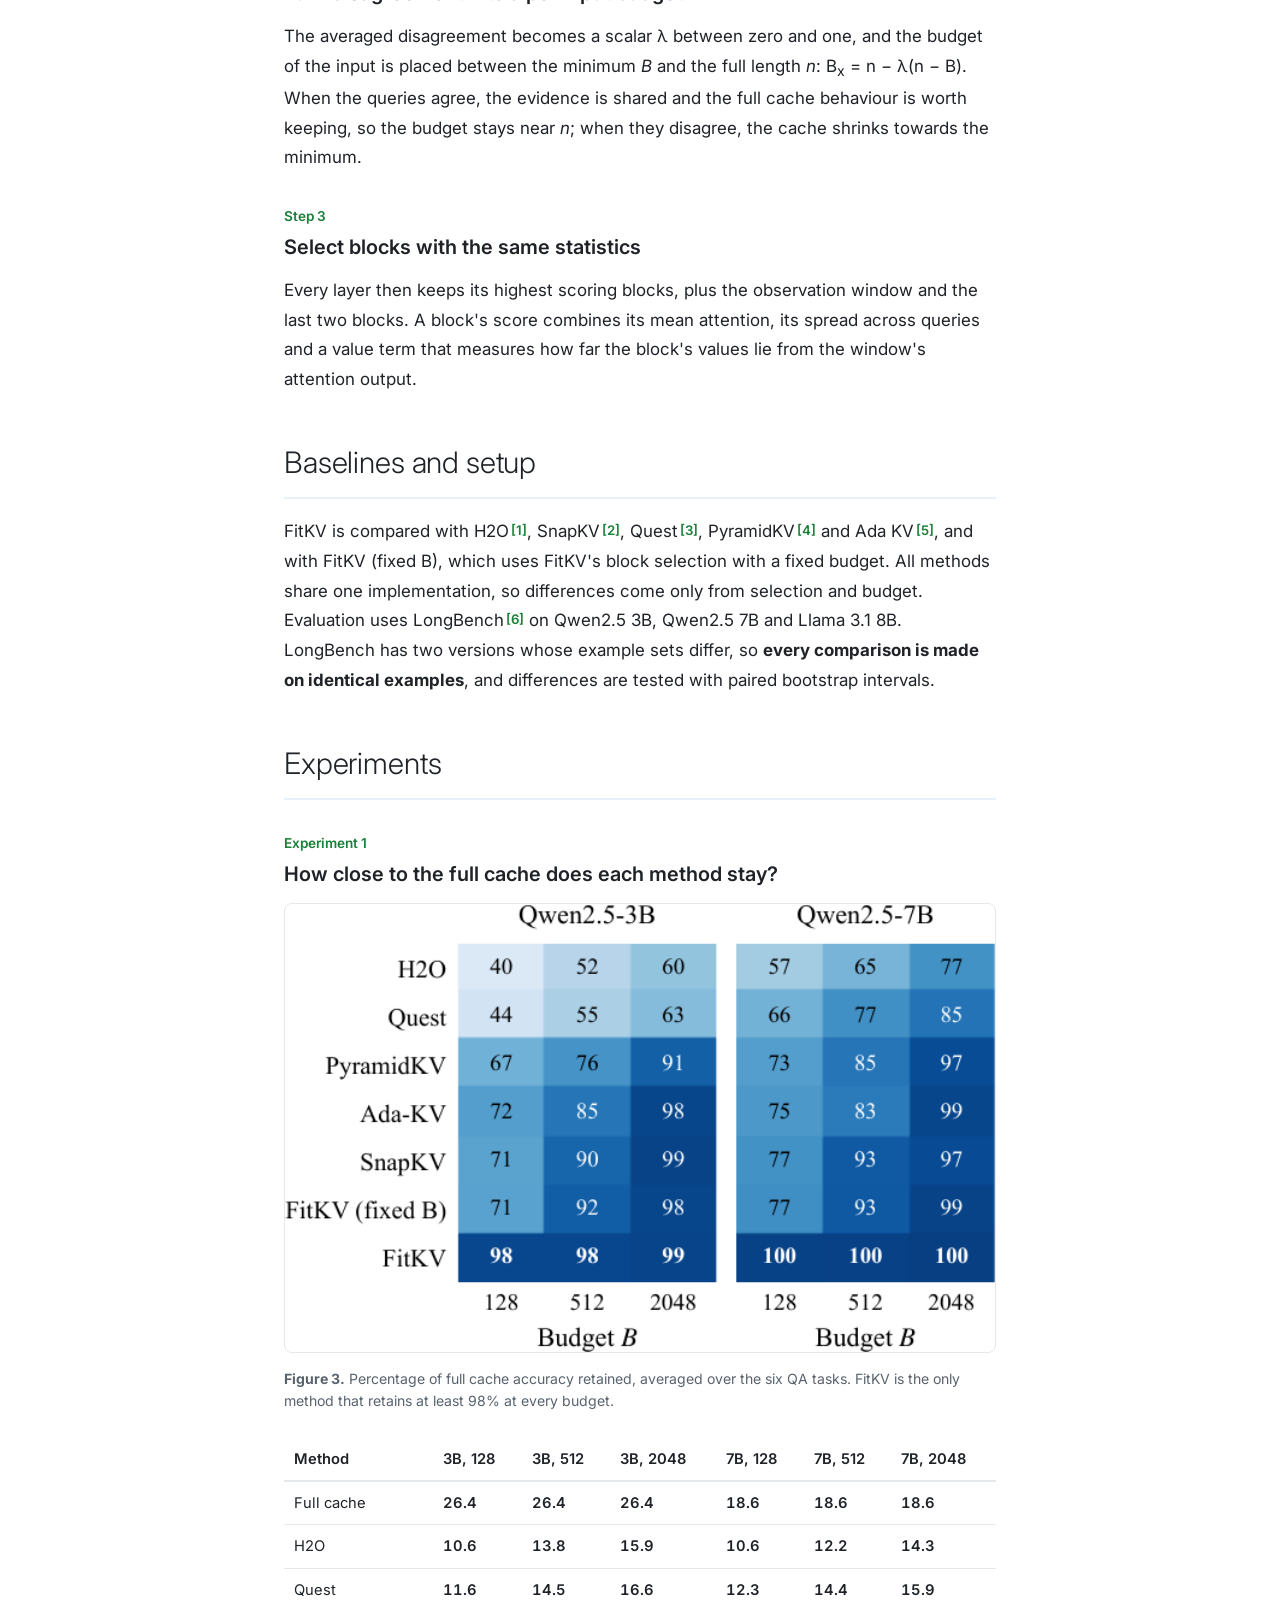
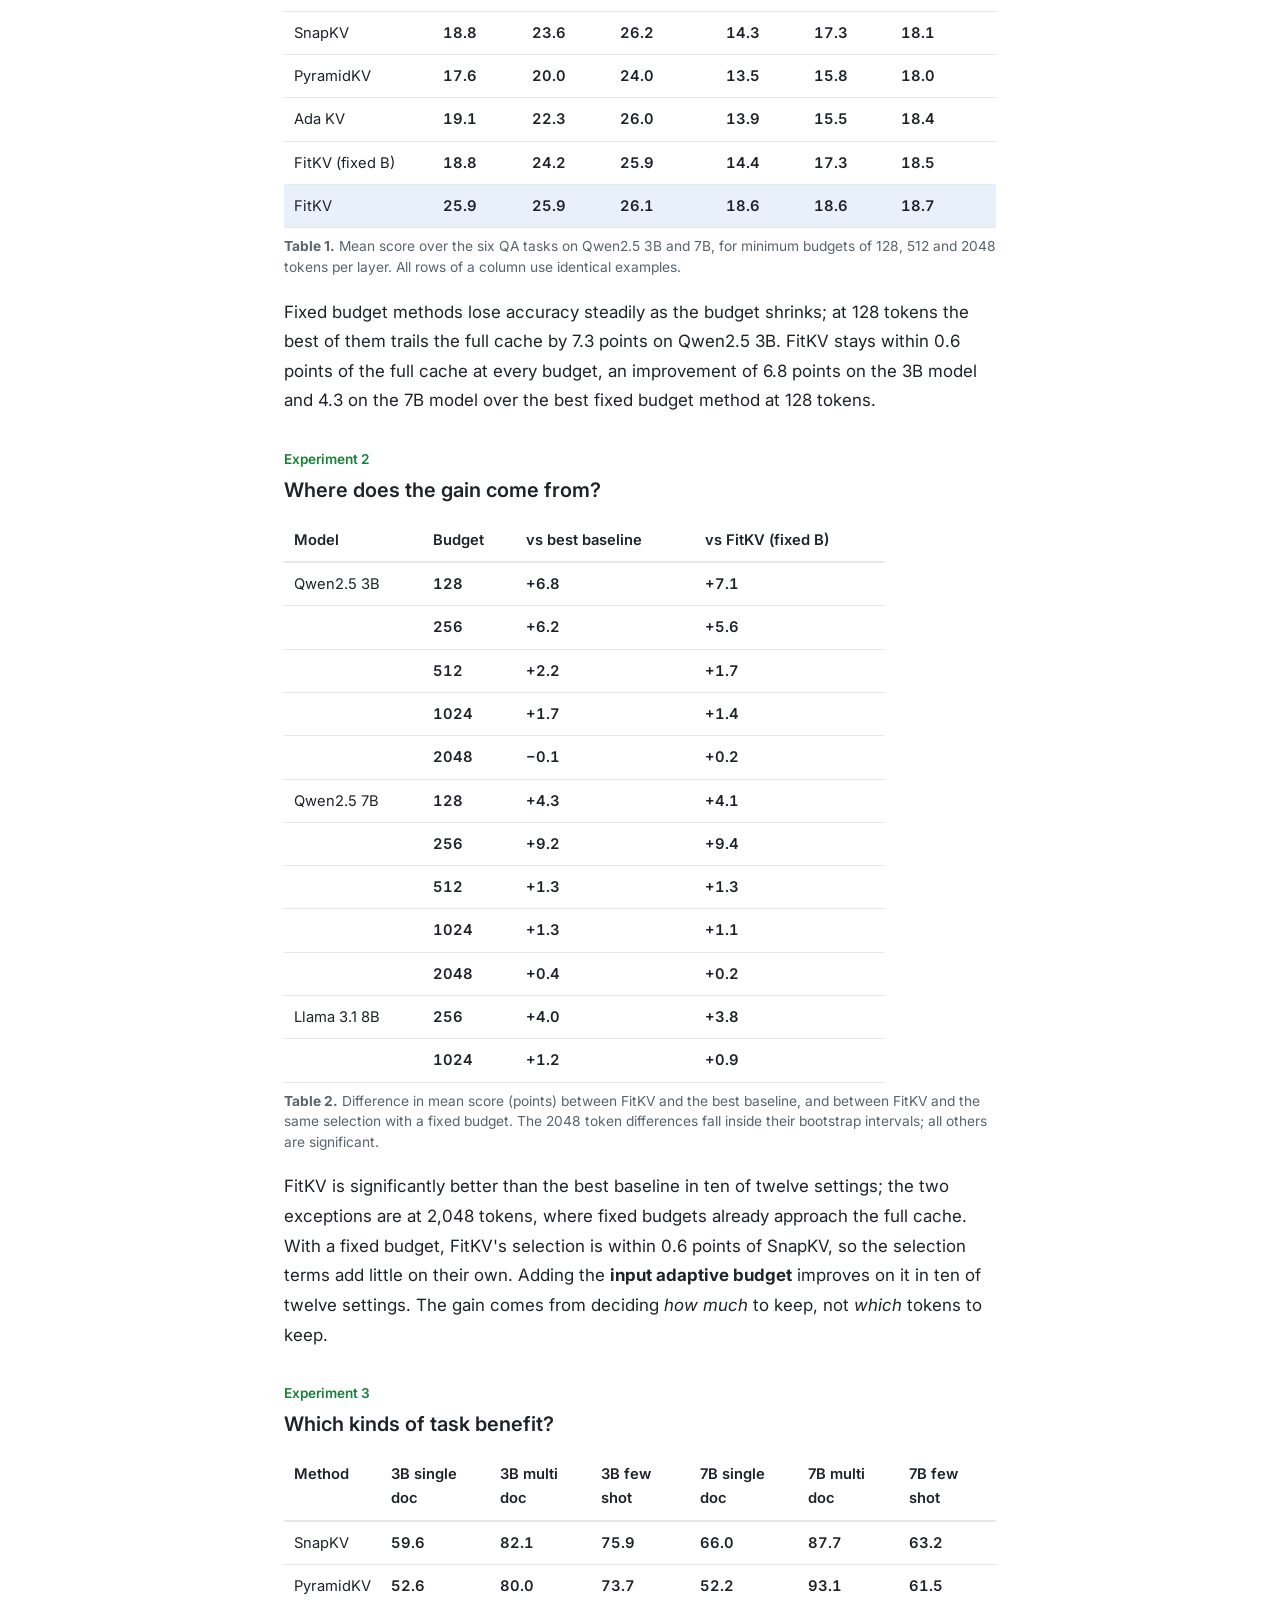
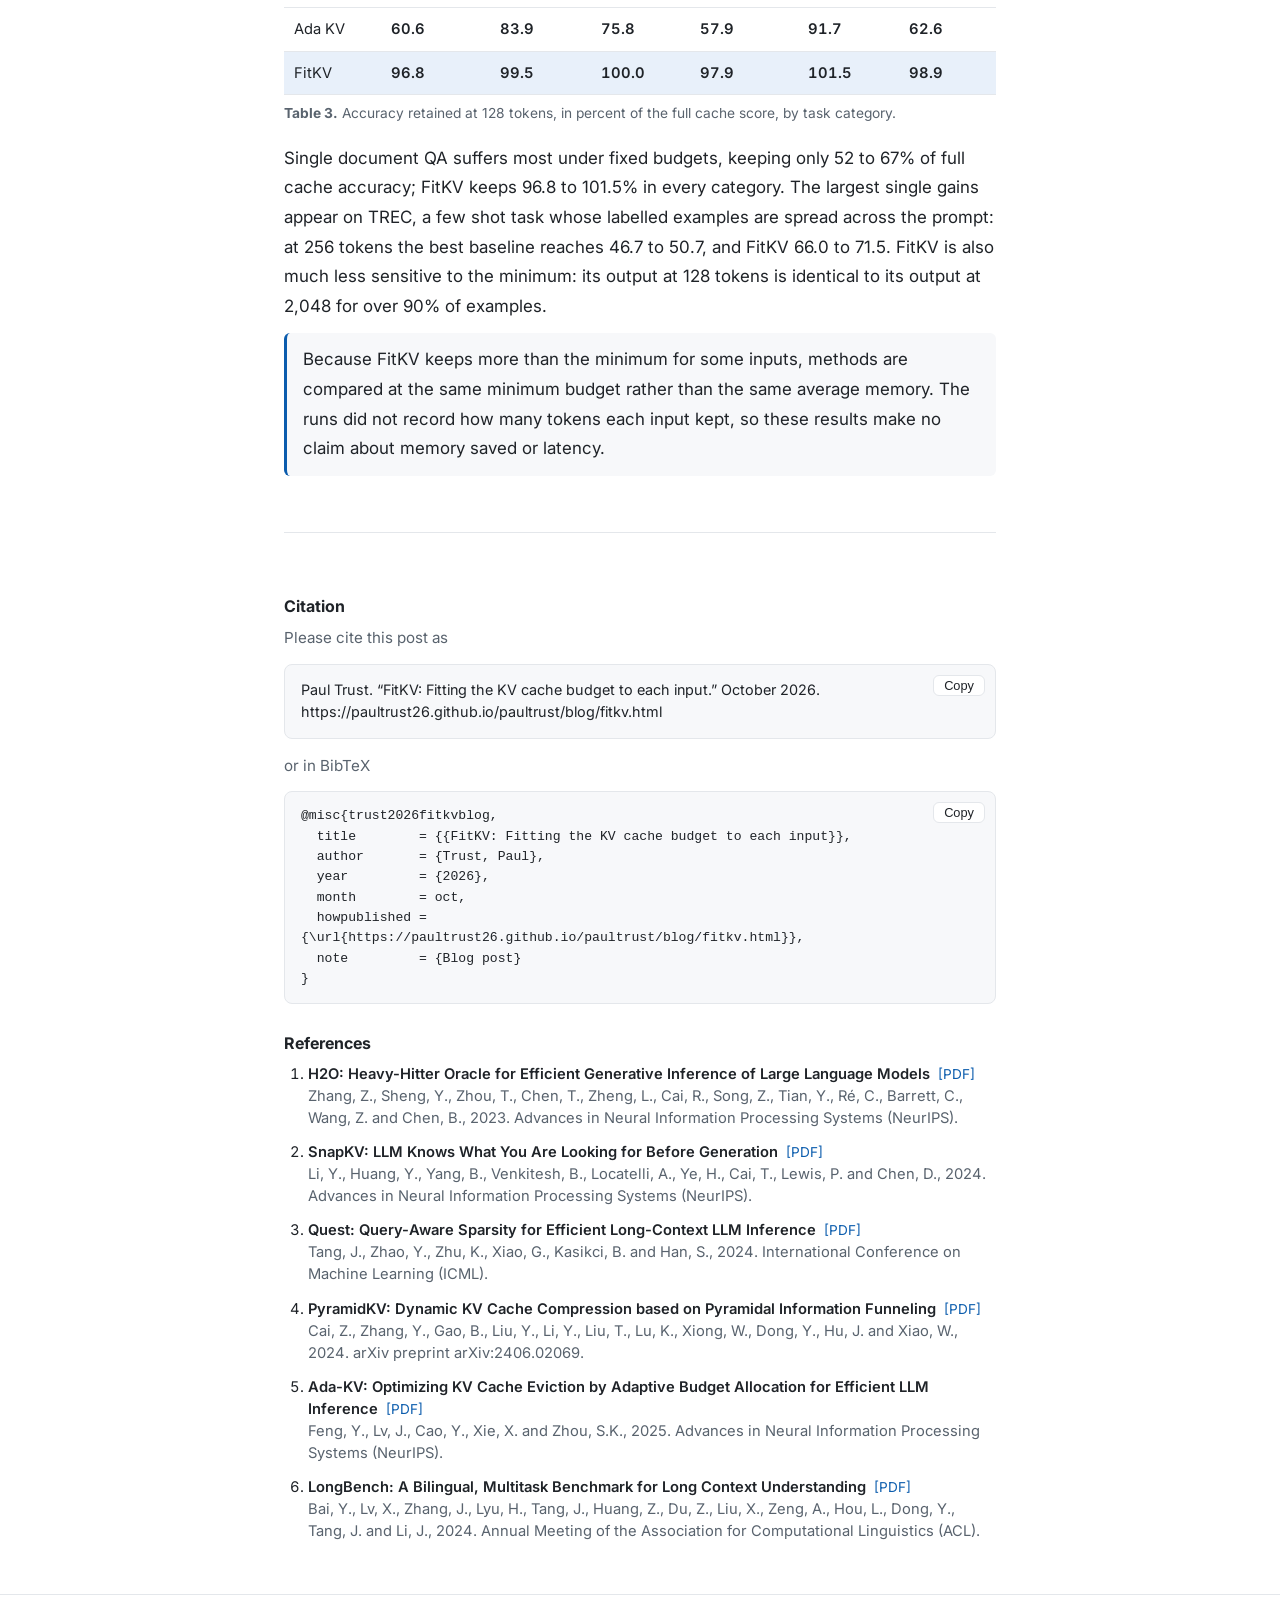
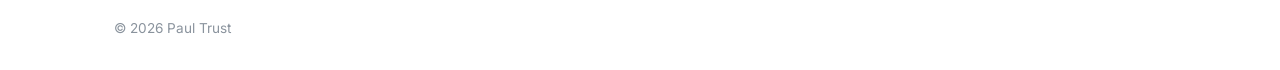
<file: blog/fitkv.html>
<!doctype html>
<html lang="en">
<head>
<meta charset="utf-8">
<meta name="viewport" content="width=device-width, initial-scale=1">
<title>FitKV | Paul Trust</title>
<meta name="description" content="A training free method that sets each input&rsquo;s KV cache budget from the agreement of its own attention.">
<link rel="preconnect" href="https://fonts.googleapis.com">
<link rel="preconnect" href="https://fonts.gstatic.com" crossorigin>
<link href="https://fonts.googleapis.com/css2?family=Inter:wght@300;400;500;600;700&family=Source+Serif+4:opsz,wght@8..60,600;8..60,700&display=swap" rel="stylesheet">
<link rel="stylesheet" href="../style.css">
</head>
<body>

<header class="top">
  <div class="wrap top-inner">
    <a class="brand" href="../index.html">Paul Trust</a>
    <nav class="menu">
      <a href="../index.html#news">News</a>
      <a href="../publications.html">Publications</a>
      <a href="../blog.html">Blog</a>
      <a href="../index.html#experience">Experience</a>
      <a class="menu-cv" target="_blank" rel="noopener" href="../cv.pdf">CV</a>
    </nav>
  </div>
</header>

<article class="article">
  <p class="kicker-title">FitKV:</p>
  <h1 class="main-title">Fitting the KV cache budget to each input</h1>

  <div class="meta-grid">
    <div><h4>Author</h4><p class="author">Paul Trust</p></div>
    <div><h4>Published</h4><p>October 2026</p></div>
    <div><h4>Paper</h4><p>Preprint, 2026</p></div>
  </div>

  <div class="res-links">
    <a class="res-btn" target="_blank" rel="noopener" href="../papers/fitkv.pdf"><svg viewBox="0 0 16 16" width="15" height="15" aria-hidden="true"><path fill="currentColor" d="M4 1h5l4 4v9a1 1 0 0 1-1 1H4a1 1 0 0 1-1-1V2a1 1 0 0 1 1-1zm5 1.5V5h2.5L9 2.5zM5 8h6v1H5zm0 2h6v1H5zm0 2h4v1H5z"/></svg>Paper</a>
    <a class="res-btn" target="_blank" rel="noopener" href="https://github.com/paultrust26/FitKV"><svg viewBox="0 0 16 16" width="15" height="15" aria-hidden="true"><path fill="currentColor" d="M8 0C3.58 0 0 3.58 0 8c0 3.54 2.29 6.53 5.47 7.59.4.07.55-.17.55-.38 0-.19-.01-.82-.01-1.49-2.01.37-2.53-.49-2.69-.94-.09-.23-.48-.94-.82-1.13-.28-.15-.68-.52-.01-.53.63-.01 1.08.58 1.23.82.72 1.21 1.87.87 2.33.66.07-.52.28-.87.51-1.07-1.78-.2-3.64-.89-3.64-3.95 0-.87.31-1.59.82-2.15-.08-.2-.36-1.02.08-2.12 0 0 .67-.21 2.2.82.64-.18 1.32-.27 2-.27.68 0 1.36.09 2 .27 1.53-1.04 2.2-.82 2.2-.82.44 1.1.16 1.92.08 2.12.51.56.82 1.27.82 2.15 0 3.07-1.87 3.75-3.65 3.95.29.25.54.73.54 1.48 0 1.07-.01 1.93-.01 2.2 0 .21.15.46.55.38A8.013 8.013 0 0016 8c0-4.42-3.58-8-8-8z"/></svg>Code</a>
  </div>

  <div class="tldr">
    <p class="label">TL;DR</p>
    <p>The key value (KV) cache of an LLM grows with the input and dominates memory in long context inference. Eviction methods keep only the most attended tokens, but they give <strong>every input the same budget</strong>, even though some questions can be answered from a sliver of their context and others need almost all of it.</p>
    <p>FitKV reads how strongly the final prompt queries <strong>agree on where to look</strong>, and uses that agreement to give each input its own budget between a minimum you choose and its full length. It needs no training, no threshold and no extra model pass.</p>
    <p>On LongBench, with every comparison on identical examples, FitKV beats fixed budget methods at small budgets on all three models, and with a minimum of 128 tokens it <strong>retains at least 96% of full cache accuracy in every task category</strong>, against 52 to 93% for fixed budgets.</p>
  </div>

  <div class="highlights">
    <div class="hl">
      <p class="label">Retain</p>
      <p class="q">How much accuracy survives a tiny cache?</p>
      <p class="src">Qwen2.5 3B and 7B, six QA tasks, minimum of 128 tokens per layer</p>
      <p class="big"><strong>98 to 100%</strong>of full cache accuracy, against 72 to 77% for the best fixed budget</p>
    </div>
    <div class="hl">
      <p class="label">Attribute</p>
      <p class="q">Is the gain from the budget or from token selection?</p>
      <p class="src">Same selection with a fixed budget, ten of twelve settings</p>
      <p class="big"><strong>+4.1 to +7.1</strong>points at 128 tokens from adapting the budget alone</p>
    </div>
  </div>

  <p>LLMs increasingly read long inputs: reports, codebases, dialogue histories, retrieved passages. Every layer stores a key and a value for every input token, and each new token reads all of them. For Qwen2.5 7B, the cache of a single 128K token input takes 7 GiB in 16 bit precision, half the size of the model weights, so the cache rather than computation limits how many requests can be served.</p>
  <p>Eviction keeps part of the cache after the prompt is processed. H2O accumulates attention over all positions<a class="cite-ref" href="#ref-1">[1]</a>, SnapKV uses a window of queries at the end of the prompt<a class="cite-ref" href="#ref-2">[2]</a>, Quest bounds attention per page<a class="cite-ref" href="#ref-3">[3]</a>, and PyramidKV and Ada KV redistribute the budget across layers and heads<a class="cite-ref" href="#ref-4">[4, 5]</a>. In all of them, the <strong>total</strong> budget is the same for every input.</p>

  <h2 class="sec">Inputs need very different budgets</h2>
  <figure>
    <img src="img/budget_needed.png" alt="Stacked bars per task showing the share of examples for which 128 tokens suffice, 512 to 2048 are needed, or more than 2048 are needed">
    <figcaption><strong>Figure 1.</strong> For each LongBench QA task, the share of examples whose full cache score SnapKV reproduces with 128 tokens, with 512 to 2048 tokens, or not even with 2048.</figcaption>
  </figure>
  <p>Across the six question answering tasks, 128 tokens already reproduce the full cache score for 60% of examples, while for 20% even 2,048 tokens are not enough. Single document tasks are the hardest to budget: the answer to a question about a long article may lie anywhere in it. Any fixed budget is too large for most inputs and too small for a sizeable minority. The difficulty is to tell them apart <em>before</em> generating, without labels and without an extra pass.</p>

  <h2 class="sec">Method</h2>
  <figure>
    <img src="img/fitkv_overview.png" alt="FitKV overview: window attention in late layers, per block disagreement, routing scalar lambda, per input budget, and block selection in every layer">
    <figcaption><strong>Figure 2.</strong> How FitKV works. In the last third of the layers, the final prompt queries attend to blocks of the context. The disagreement between queries sets a scalar that places the input&rsquo;s budget between the minimum B and its full length n, and every layer then keeps its top blocks.</figcaption>
  </figure>
  <p class="exp-label">Step 1</p>
  <h3 class="exp">Measure how much the final queries disagree</h3>
  <p>After the prompt pass, FitKV looks at the last 64 prompt queries, which usually contain the question, in the last third of the layers. Attention is pooled into blocks of 16 tokens, and for each block FitKV takes the mean and the standard deviation of attention across the queries. Their ratio measures <strong>disagreement</strong>: low when all queries look at the same evidence, high when attention is fragmented.</p>
  <p class="exp-label">Step 2</p>
  <h3 class="exp">Turn disagreement into a per input budget</h3>
  <p>The averaged disagreement becomes a scalar &lambda; between zero and one, and the budget of the input is placed between the minimum <em>B</em> and the full length <em>n</em>: B<sub>x</sub> = n &minus; &lambda;(n &minus; B). When the queries agree, the evidence is shared and the full cache behaviour is worth keeping, so the budget stays near <em>n</em>; when they disagree, the cache shrinks towards the minimum.</p>
  <p class="exp-label">Step 3</p>
  <h3 class="exp">Select blocks with the same statistics</h3>
  <p>Every layer then keeps its highest scoring blocks, plus the observation window and the last two blocks. A block's score combines its mean attention, its spread across queries and a value term that measures how far the block's values lie from the window's attention output.</p>

  <h2 class="sec">Baselines and setup</h2>
  <p>FitKV is compared with H2O<a class="cite-ref" href="#ref-1">[1]</a>, SnapKV<a class="cite-ref" href="#ref-2">[2]</a>, Quest<a class="cite-ref" href="#ref-3">[3]</a>, PyramidKV<a class="cite-ref" href="#ref-4">[4]</a> and Ada KV<a class="cite-ref" href="#ref-5">[5]</a>, and with FitKV (fixed B), which uses FitKV's block selection with a fixed budget. All methods share one implementation, so differences come only from selection and budget. Evaluation uses LongBench<a class="cite-ref" href="#ref-6">[6]</a> on Qwen2.5 3B, Qwen2.5 7B and Llama 3.1 8B. LongBench has two versions whose example sets differ, so <strong>every comparison is made on identical examples</strong>, and differences are tested with paired bootstrap intervals.</p>

  <h2 class="sec">Experiments</h2>
  <p class="exp-label">Experiment 1</p>
  <h3 class="exp">How close to the full cache does each method stay?</h3>
  <figure>
    <img src="img/results_retained.png" alt="Heatmap of the percentage of full cache accuracy retained by each method at budgets of 128, 512 and 2048 on two models; FitKV retains 98 to 100 percent everywhere">
    <figcaption><strong>Figure 3.</strong> Percentage of full cache accuracy retained, averaged over the six QA tasks. FitKV is the only method that retains at least 98% at every budget.</figcaption>
  </figure>
  <div class="table-wrap">
    <table class="post-table" style="max-width:720px">
      <thead><tr><th>Method</th><th>3B, 128</th><th>3B, 512</th><th>3B, 2048</th><th>7B, 128</th><th>7B, 512</th><th>7B, 2048</th></tr></thead>
      <tbody>
        <tr><td>Full cache</td><td class="num">26.4</td><td class="num">26.4</td><td class="num">26.4</td><td class="num">18.6</td><td class="num">18.6</td><td class="num">18.6</td></tr>
        <tr><td>H2O</td><td class="num">10.6</td><td class="num">13.8</td><td class="num">15.9</td><td class="num">10.6</td><td class="num">12.2</td><td class="num">14.3</td></tr>
        <tr><td>Quest</td><td class="num">11.6</td><td class="num">14.5</td><td class="num">16.6</td><td class="num">12.3</td><td class="num">14.4</td><td class="num">15.9</td></tr>
        <tr><td>SnapKV</td><td class="num">18.8</td><td class="num">23.6</td><td class="num">26.2</td><td class="num">14.3</td><td class="num">17.3</td><td class="num">18.1</td></tr>
        <tr><td>PyramidKV</td><td class="num">17.6</td><td class="num">20.0</td><td class="num">24.0</td><td class="num">13.5</td><td class="num">15.8</td><td class="num">18.0</td></tr>
        <tr><td>Ada KV</td><td class="num">19.1</td><td class="num">22.3</td><td class="num">26.0</td><td class="num">13.9</td><td class="num">15.5</td><td class="num">18.4</td></tr>
        <tr><td>FitKV (fixed B)</td><td class="num">18.8</td><td class="num">24.2</td><td class="num">25.9</td><td class="num">14.4</td><td class="num">17.3</td><td class="num">18.5</td></tr>
        <tr style="background:var(--accent-soft)"><td>FitKV</td><td class="num">25.9</td><td class="num">25.9</td><td class="num">26.1</td><td class="num">18.6</td><td class="num">18.6</td><td class="num">18.7</td></tr>
      </tbody>
    </table>
    <p class="table-cap"><strong>Table 1.</strong> Mean score over the six QA tasks on Qwen2.5 3B and 7B, for minimum budgets of 128, 512 and 2048 tokens per layer. All rows of a column use identical examples.</p>
  </div>
  <p>Fixed budget methods lose accuracy steadily as the budget shrinks; at 128 tokens the best of them trails the full cache by 7.3 points on Qwen2.5 3B. FitKV stays within 0.6 points of the full cache at every budget, an improvement of 6.8 points on the 3B model and 4.3 on the 7B model over the best fixed budget method at 128 tokens.</p>

  <p class="exp-label">Experiment 2</p>
  <h3 class="exp">Where does the gain come from?</h3>
  <div class="table-wrap">
    <table class="post-table" style="max-width:600px">
      <thead><tr><th>Model</th><th>Budget</th><th>vs best baseline</th><th>vs FitKV (fixed B)</th></tr></thead>
      <tbody>
        <tr><td>Qwen2.5 3B</td><td class="num">128</td><td class="num">+6.8</td><td class="num">+7.1</td></tr>
        <tr><td></td><td class="num">256</td><td class="num">+6.2</td><td class="num">+5.6</td></tr>
        <tr><td></td><td class="num">512</td><td class="num">+2.2</td><td class="num">+1.7</td></tr>
        <tr><td></td><td class="num">1024</td><td class="num">+1.7</td><td class="num">+1.4</td></tr>
        <tr><td></td><td class="num">2048</td><td class="num">&minus;0.1</td><td class="num">+0.2</td></tr>
        <tr><td>Qwen2.5 7B</td><td class="num">128</td><td class="num">+4.3</td><td class="num">+4.1</td></tr>
        <tr><td></td><td class="num">256</td><td class="num">+9.2</td><td class="num">+9.4</td></tr>
        <tr><td></td><td class="num">512</td><td class="num">+1.3</td><td class="num">+1.3</td></tr>
        <tr><td></td><td class="num">1024</td><td class="num">+1.3</td><td class="num">+1.1</td></tr>
        <tr><td></td><td class="num">2048</td><td class="num">+0.4</td><td class="num">+0.2</td></tr>
        <tr><td>Llama 3.1 8B</td><td class="num">256</td><td class="num">+4.0</td><td class="num">+3.8</td></tr>
        <tr><td></td><td class="num">1024</td><td class="num">+1.2</td><td class="num">+0.9</td></tr>
      </tbody>
    </table>
    <p class="table-cap"><strong>Table 2.</strong> Difference in mean score (points) between FitKV and the best baseline, and between FitKV and the same selection with a fixed budget. The 2048 token differences fall inside their bootstrap intervals; all others are significant.</p>
  </div>
  <p>FitKV is significantly better than the best baseline in ten of twelve settings; the two exceptions are at 2,048 tokens, where fixed budgets already approach the full cache. With a fixed budget, FitKV's selection is within 0.6 points of SnapKV, so the selection terms add little on their own. Adding the <strong>input adaptive budget</strong> improves on it in ten of twelve settings. The gain comes from deciding <em>how much</em> to keep, not <em>which</em> tokens to keep.</p>

  <p class="exp-label">Experiment 3</p>
  <h3 class="exp">Which kinds of task benefit?</h3>
  <div class="table-wrap">
    <table class="post-table" style="max-width:720px">
      <thead><tr><th>Method</th><th>3B single doc</th><th>3B multi doc</th><th>3B few shot</th><th>7B single doc</th><th>7B multi doc</th><th>7B few shot</th></tr></thead>
      <tbody>
        <tr><td>SnapKV</td><td class="num">59.6</td><td class="num">82.1</td><td class="num">75.9</td><td class="num">66.0</td><td class="num">87.7</td><td class="num">63.2</td></tr>
        <tr><td>PyramidKV</td><td class="num">52.6</td><td class="num">80.0</td><td class="num">73.7</td><td class="num">52.2</td><td class="num">93.1</td><td class="num">61.5</td></tr>
        <tr><td>Ada KV</td><td class="num">60.6</td><td class="num">83.9</td><td class="num">75.8</td><td class="num">57.9</td><td class="num">91.7</td><td class="num">62.6</td></tr>
        <tr style="background:var(--accent-soft)"><td>FitKV</td><td class="num">96.8</td><td class="num">99.5</td><td class="num">100.0</td><td class="num">97.9</td><td class="num">101.5</td><td class="num">98.9</td></tr>
      </tbody>
    </table>
    <p class="table-cap"><strong>Table 3.</strong> Accuracy retained at 128 tokens, in percent of the full cache score, by task category.</p>
  </div>
  <p>Single document QA suffers most under fixed budgets, keeping only 52 to 67% of full cache accuracy; FitKV keeps 96.8 to 101.5% in every category. The largest single gains appear on TREC, a few shot task whose labelled examples are spread across the prompt: at 256 tokens the best baseline reaches 46.7 to 50.7, and FitKV 66.0 to 71.5. FitKV is also much less sensitive to the minimum: its output at 128 tokens is identical to its output at 2,048 for over 90% of examples.</p>

  <div class="callout"><p>Because FitKV keeps more than the minimum for some inputs, methods are compared at the same minimum budget rather than the same average memory. The runs did not record how many tokens each input kept, so these results make no claim about memory saved or latency.</p></div>


  <section class="endmatter">
    <h4>Citation</h4>
    <p>Please cite this post as</p>
    <div class="copybox plain"><button class="copy-btn" type="button">Copy</button><pre>Paul Trust. &ldquo;FitKV: Fitting the KV cache budget to each input.&rdquo; October 2026. https://paultrust26.github.io/paultrust/blog/fitkv.html</pre></div>
    <p>or in BibTeX</p>
    <div class="copybox"><button class="copy-btn" type="button">Copy</button><pre>@misc{trust2026fitkvblog,
  title        = {{FitKV: Fitting the KV cache budget to each input}},
  author       = {Trust, Paul},
  year         = {2026},
  month        = oct,
  howpublished = {\url{https://paultrust26.github.io/paultrust/blog/fitkv.html}},
  note         = {Blog post}
}</pre></div>

    <h4>References</h4>
    <ol class="refs">
      <li id="ref-1"><span class="rt">H2O: Heavy-Hitter Oracle for Efficient Generative Inference of Large Language Models</span><a class="rl" target="_blank" rel="noopener" href="https://arxiv.org/pdf/2306.14048">[PDF]</a><span class="ra">Zhang, Z., Sheng, Y., Zhou, T., Chen, T., Zheng, L., Cai, R., Song, Z., Tian, Y., R&eacute;, C., Barrett, C., Wang, Z. and Chen, B., 2023. Advances in Neural Information Processing Systems (NeurIPS).</span></li>
      <li id="ref-2"><span class="rt">SnapKV: LLM Knows What You Are Looking for Before Generation</span><a class="rl" target="_blank" rel="noopener" href="https://arxiv.org/pdf/2404.14469">[PDF]</a><span class="ra">Li, Y., Huang, Y., Yang, B., Venkitesh, B., Locatelli, A., Ye, H., Cai, T., Lewis, P. and Chen, D., 2024. Advances in Neural Information Processing Systems (NeurIPS).</span></li>
      <li id="ref-3"><span class="rt">Quest: Query-Aware Sparsity for Efficient Long-Context LLM Inference</span><a class="rl" target="_blank" rel="noopener" href="https://arxiv.org/pdf/2406.10774">[PDF]</a><span class="ra">Tang, J., Zhao, Y., Zhu, K., Xiao, G., Kasikci, B. and Han, S., 2024. International Conference on Machine Learning (ICML).</span></li>
      <li id="ref-4"><span class="rt">PyramidKV: Dynamic KV Cache Compression based on Pyramidal Information Funneling</span><a class="rl" target="_blank" rel="noopener" href="https://arxiv.org/pdf/2406.02069">[PDF]</a><span class="ra">Cai, Z., Zhang, Y., Gao, B., Liu, Y., Li, Y., Liu, T., Lu, K., Xiong, W., Dong, Y., Hu, J. and Xiao, W., 2024. arXiv preprint arXiv:2406.02069.</span></li>
      <li id="ref-5"><span class="rt">Ada-KV: Optimizing KV Cache Eviction by Adaptive Budget Allocation for Efficient LLM Inference</span><a class="rl" target="_blank" rel="noopener" href="https://arxiv.org/pdf/2407.11550">[PDF]</a><span class="ra">Feng, Y., Lv, J., Cao, Y., Xie, X. and Zhou, S.K., 2025. Advances in Neural Information Processing Systems (NeurIPS).</span></li>
      <li id="ref-6"><span class="rt">LongBench: A Bilingual, Multitask Benchmark for Long Context Understanding</span><a class="rl" target="_blank" rel="noopener" href="https://arxiv.org/pdf/2308.14508">[PDF]</a><span class="ra">Bai, Y., Lv, X., Zhang, J., Lyu, H., Tang, J., Huang, Z., Du, Z., Liu, X., Zeng, A., Hou, L., Dong, Y., Tang, J. and Li, J., 2024. Annual Meeting of the Association for Computational Linguistics (ACL).</span></li>
    </ol>
  </section>
</article>

<footer class="foot">
  <div class="wrap">&copy; 2026 Paul Trust</div>
</footer>

<script>
document.querySelectorAll('.copy-btn').forEach(function (b) {
  b.addEventListener('click', function () {
    var t = b.parentElement.querySelector('pre').innerText;
    try { navigator.clipboard.writeText(t); b.textContent = 'Copied'; setTimeout(function () { b.textContent = 'Copy'; }, 1500); } catch (e) {}
  });
});
</script>
</body>
</html>
</file>
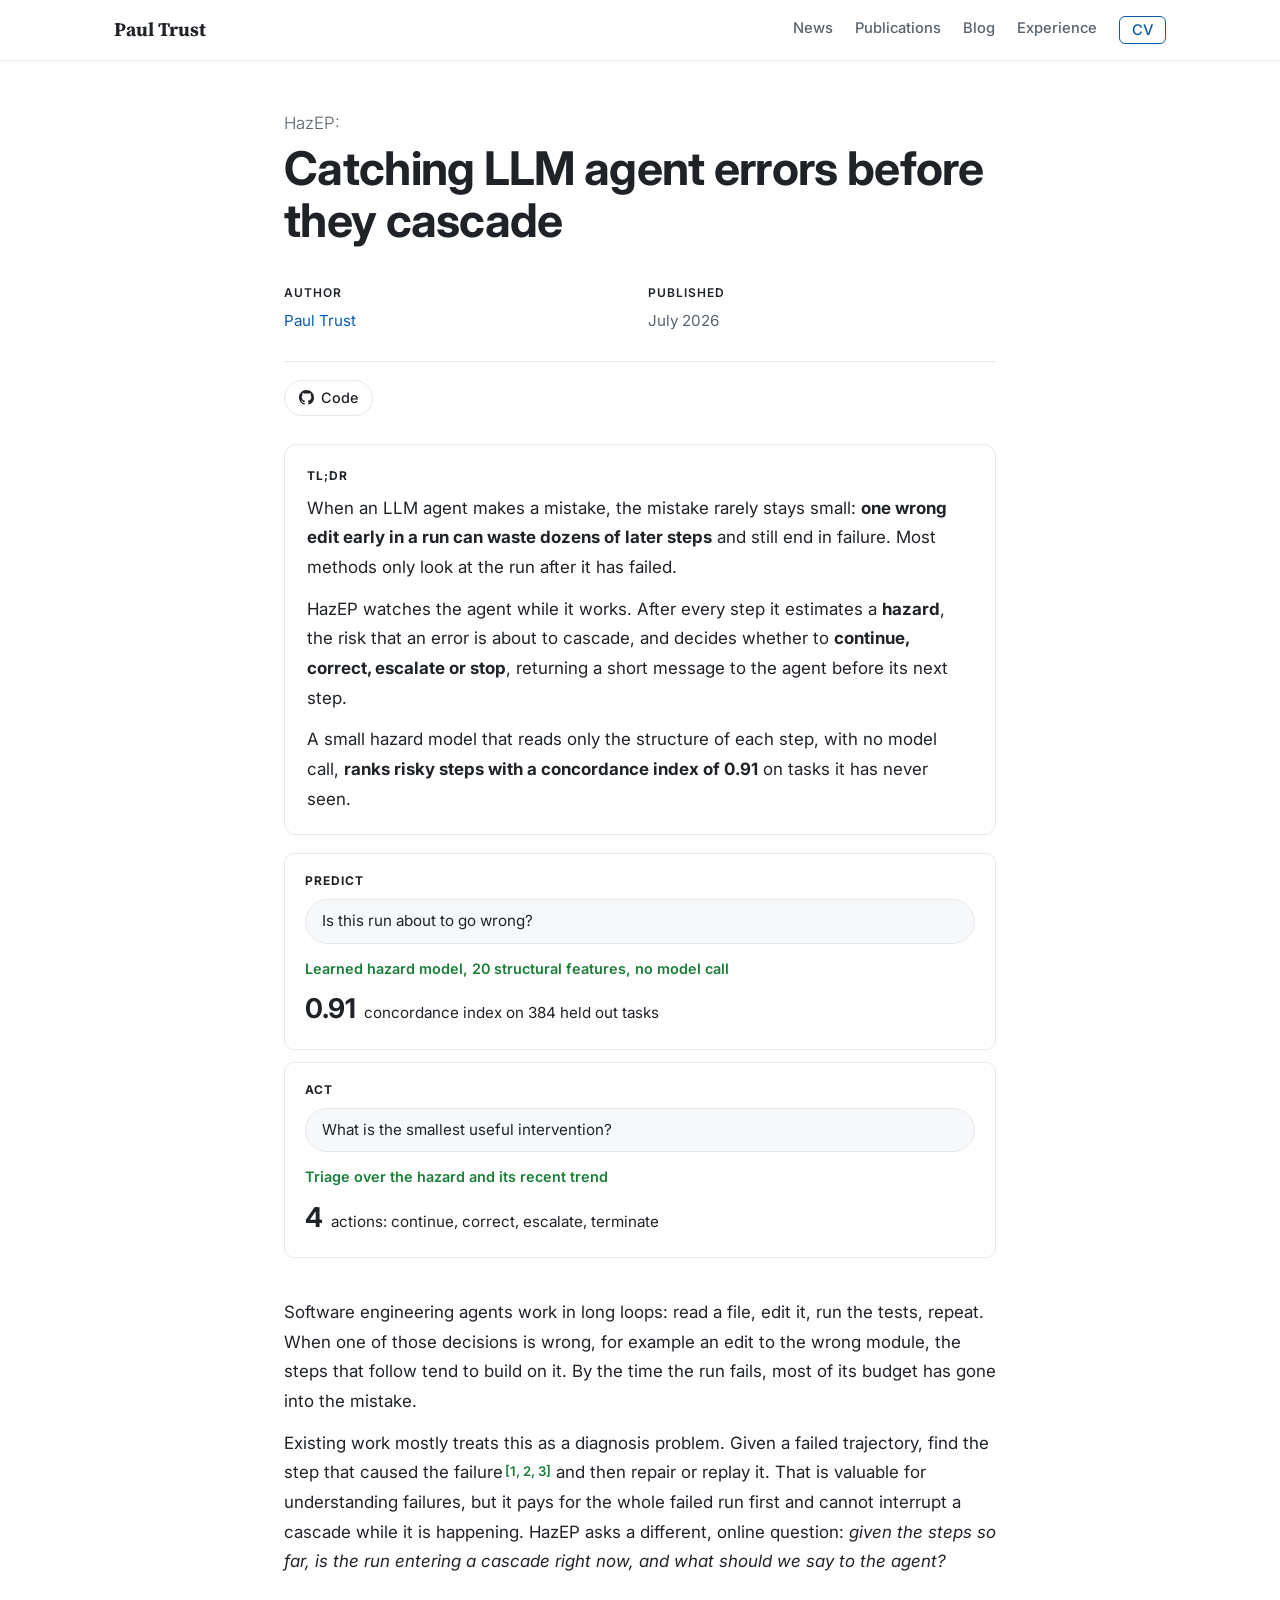
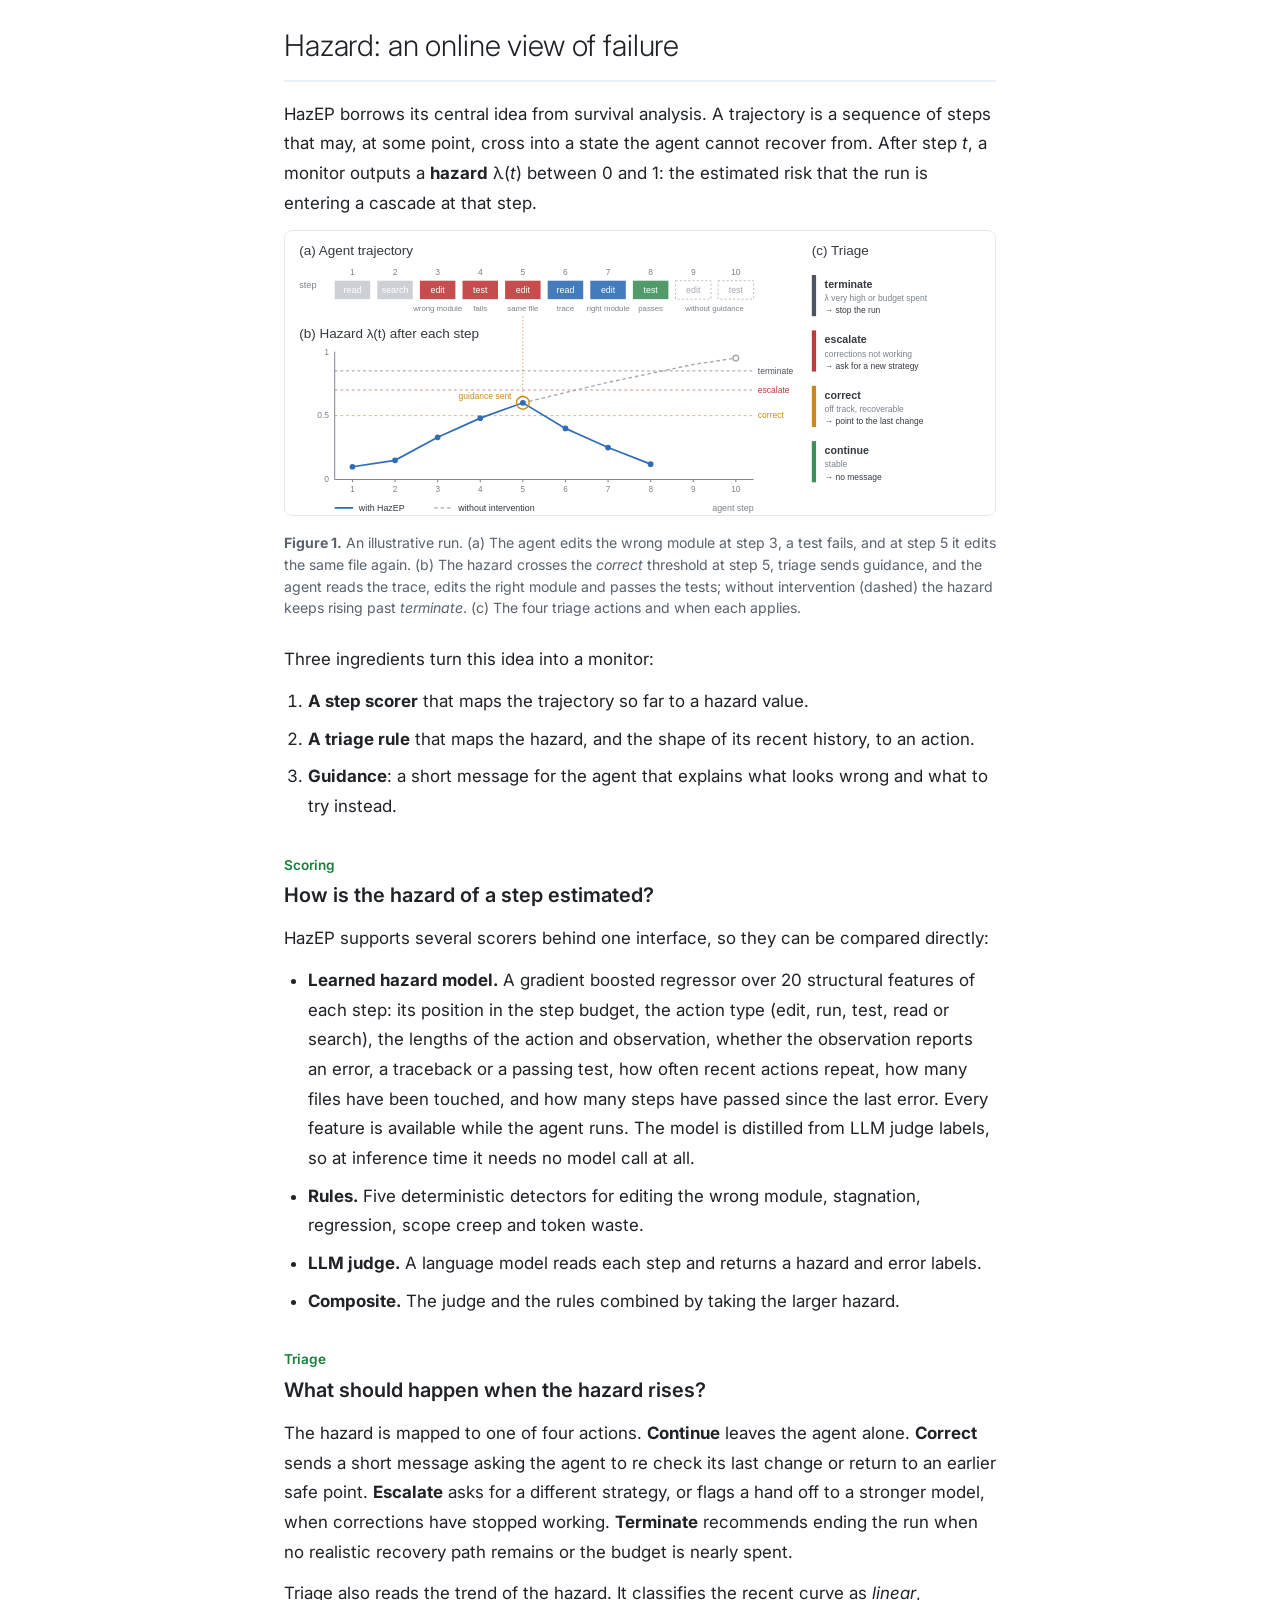
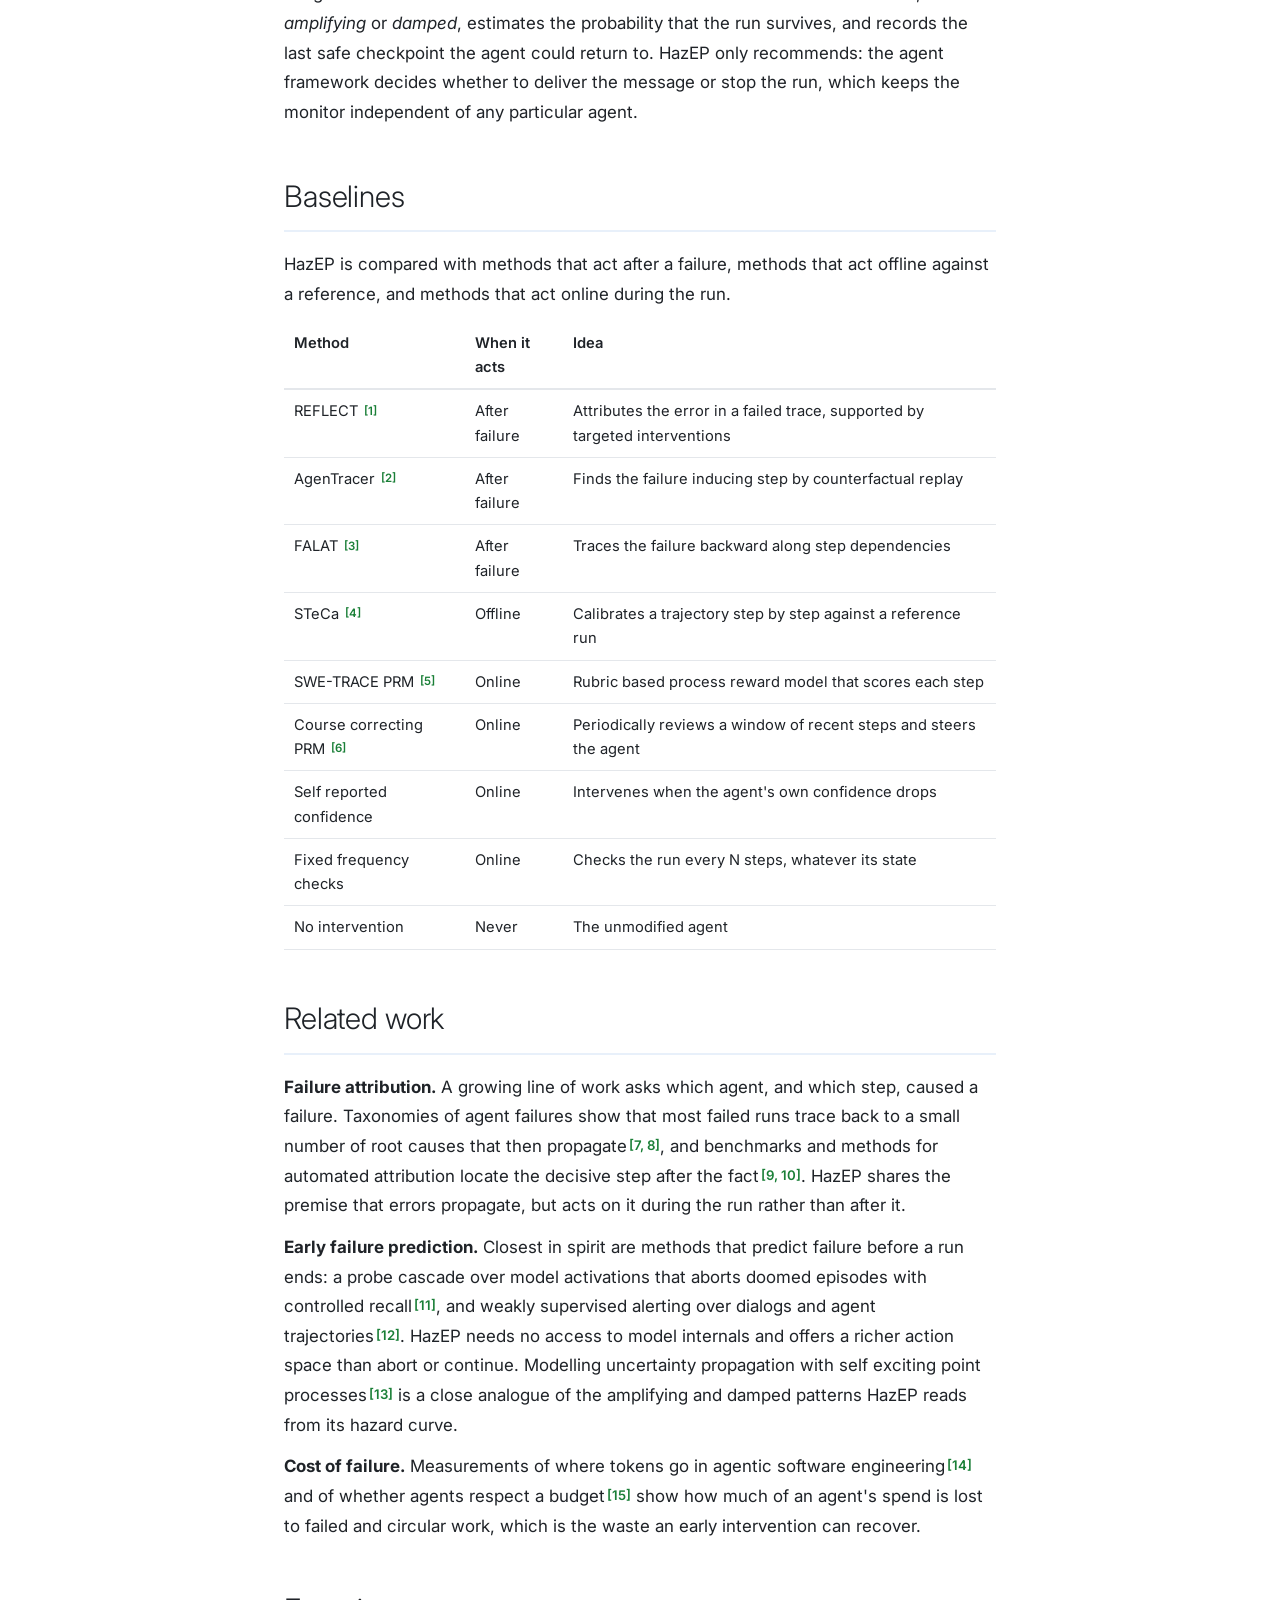
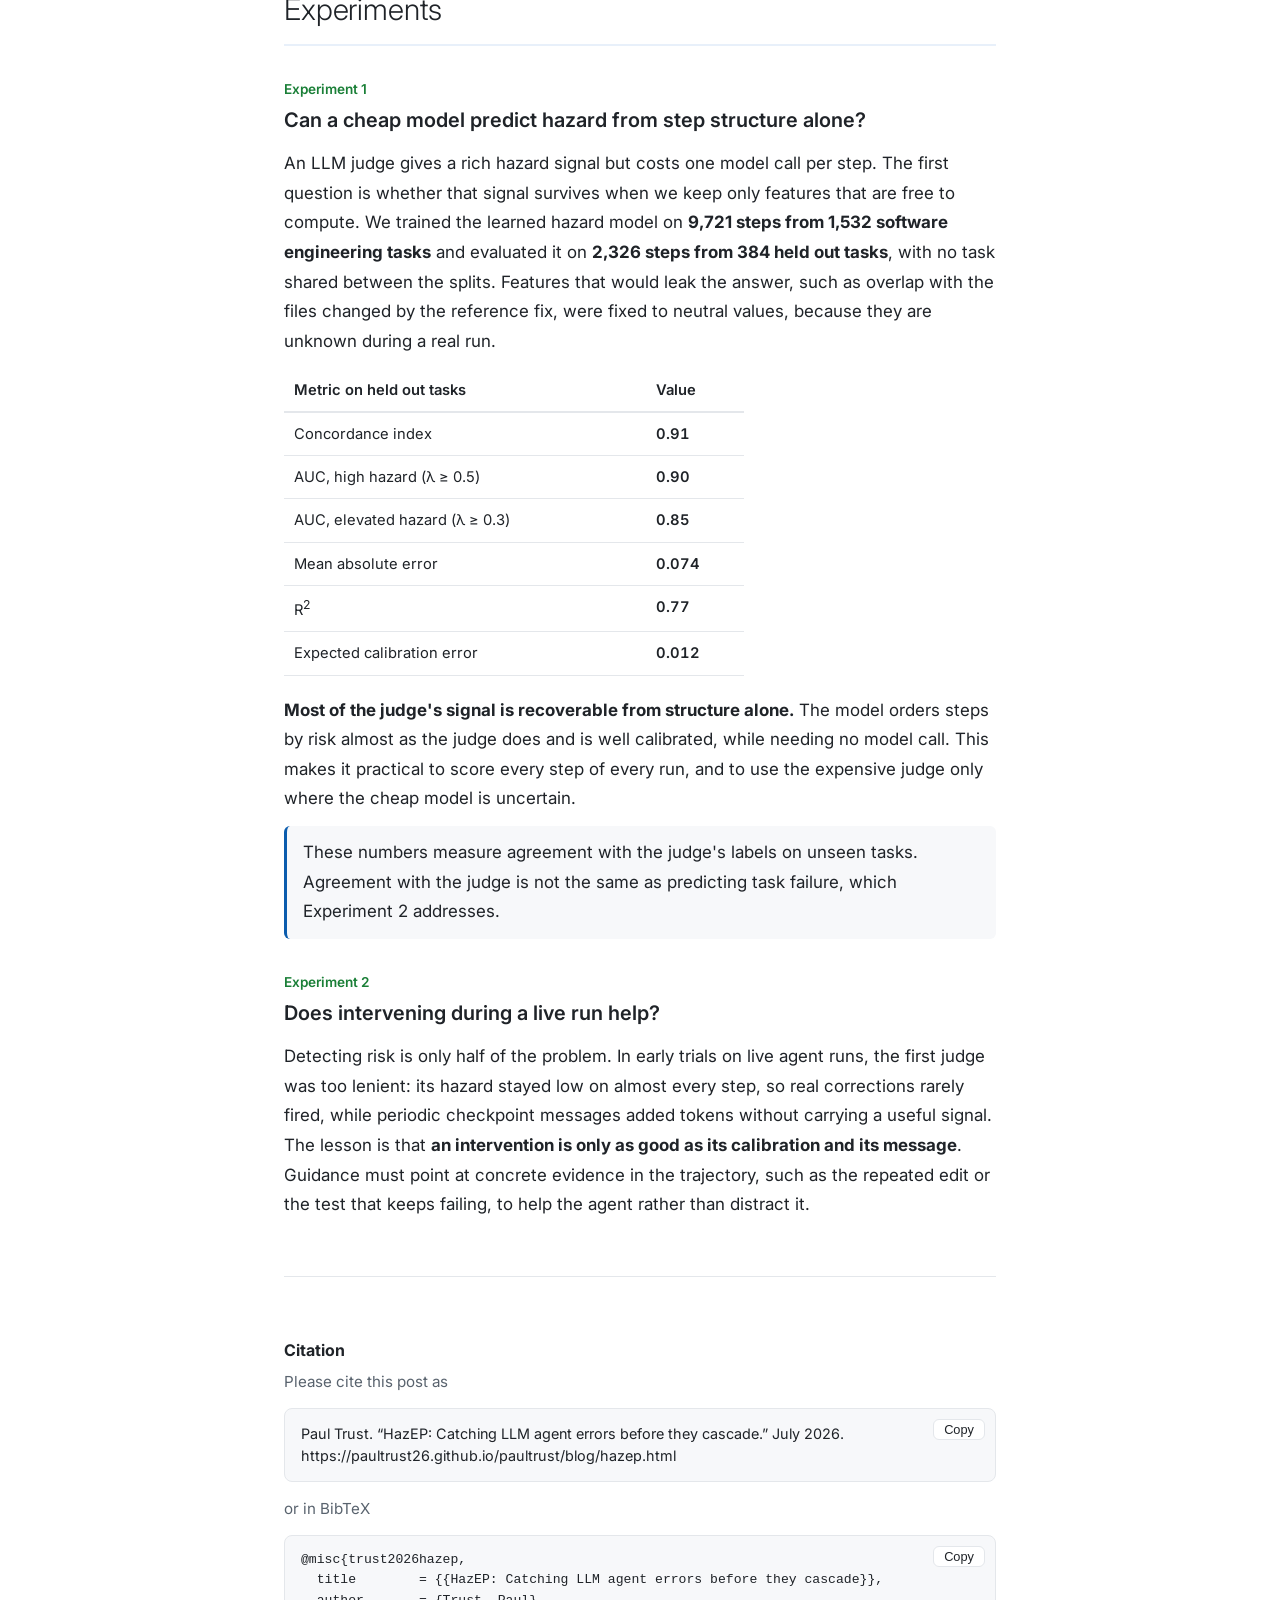
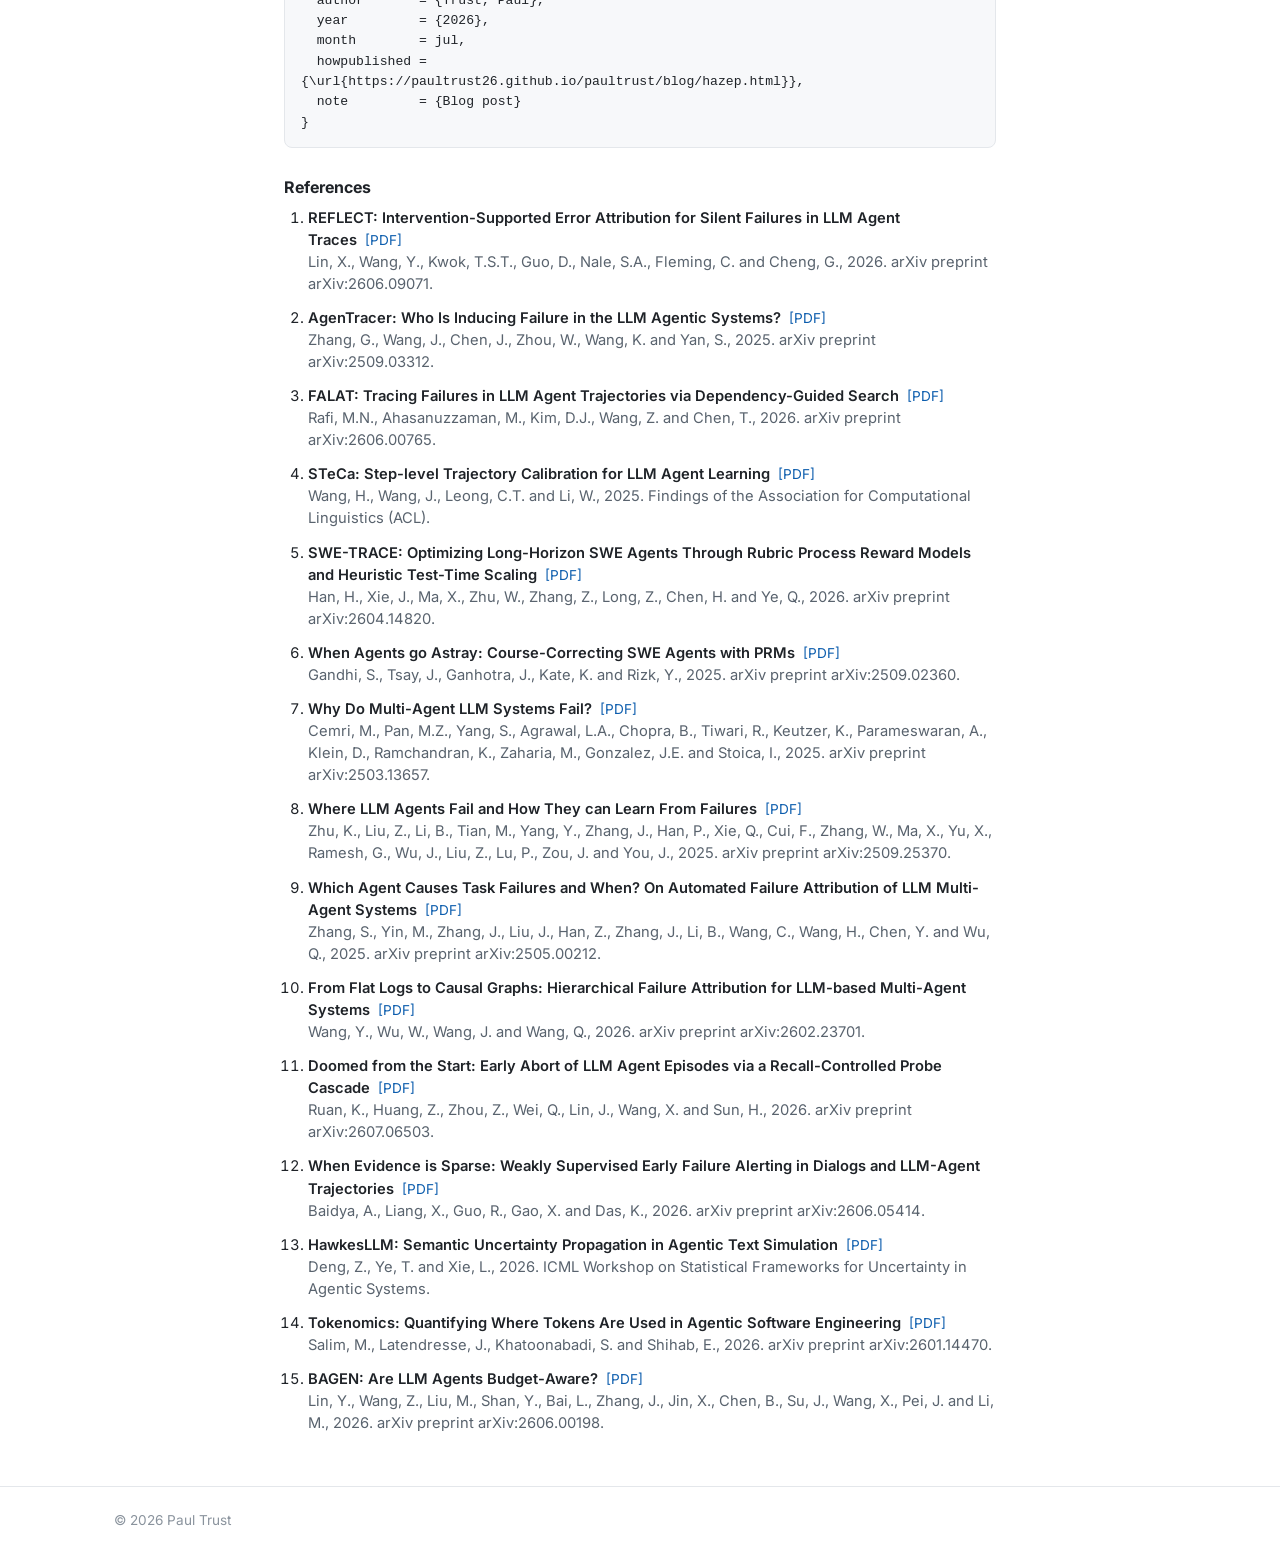
<file: blog/hazep.html>
<!doctype html>
<html lang="en">
<head>
<meta charset="utf-8">
<meta name="viewport" content="width=device-width, initial-scale=1">
<title>HazEP: Catching Agent Errors Before They Cascade | Paul Trust</title>
<meta name="description" content="An online hazard model that predicts when an LLM agent error is about to cascade, and intervenes while the run is still recoverable.">
<link rel="preconnect" href="https://fonts.googleapis.com">
<link rel="preconnect" href="https://fonts.gstatic.com" crossorigin>
<link href="https://fonts.googleapis.com/css2?family=Inter:wght@300;400;500;600;700&family=Source+Serif+4:opsz,wght@8..60,600;8..60,700&display=swap" rel="stylesheet">
<link rel="stylesheet" href="../style.css">
</head>
<body>

<header class="top">
  <div class="wrap top-inner">
    <a class="brand" href="../index.html">Paul Trust</a>
    <nav class="menu">
      <a href="../index.html#news">News</a>
      <a href="../publications.html">Publications</a>
      <a href="../blog.html">Blog</a>
      <a href="../index.html#experience">Experience</a>
      <a class="menu-cv" target="_blank" rel="noopener" href="../cv.pdf">CV</a>
    </nav>
  </div>
</header>

<article class="article">
  <p class="kicker-title">HazEP:</p>
  <h1 class="main-title">Catching LLM agent errors before they cascade</h1>

  <div class="meta-grid">
    <div><h4>Author</h4><p class="author">Paul Trust</p></div>
    <div><h4>Published</h4><p>July 2026</p></div>
  </div>

  <div class="res-links">
    <a class="res-btn" target="_blank" rel="noopener" href="https://github.com/paultrust26/HazEP"><svg viewBox="0 0 16 16" width="15" height="15" aria-hidden="true"><path fill="currentColor" d="M8 0C3.58 0 0 3.58 0 8c0 3.54 2.29 6.53 5.47 7.59.4.07.55-.17.55-.38 0-.19-.01-.82-.01-1.49-2.01.37-2.53-.49-2.69-.94-.09-.23-.48-.94-.82-1.13-.28-.15-.68-.52-.01-.53.63-.01 1.08.58 1.23.82.72 1.21 1.87.87 2.33.66.07-.52.28-.87.51-1.07-1.78-.2-3.64-.89-3.64-3.95 0-.87.31-1.59.82-2.15-.08-.2-.36-1.02.08-2.12 0 0 .67-.21 2.2.82.64-.18 1.32-.27 2-.27.68 0 1.36.09 2 .27 1.53-1.04 2.2-.82 2.2-.82.44 1.1.16 1.92.08 2.12.51.56.82 1.27.82 2.15 0 3.07-1.87 3.75-3.65 3.95.29.25.54.73.54 1.48 0 1.07-.01 1.93-.01 2.2 0 .21.15.46.55.38A8.013 8.013 0 0016 8c0-4.42-3.58-8-8-8z"/></svg>Code</a>
  </div>

  <div class="tldr">
    <p class="label">TL;DR</p>
    <p>When an LLM agent makes a mistake, the mistake rarely stays small: <strong>one wrong edit early in a run can waste dozens of later steps</strong> and still end in failure. Most methods only look at the run after it has failed.</p>
    <p>HazEP watches the agent while it works. After every step it estimates a <strong>hazard</strong>, the risk that an error is about to cascade, and decides whether to <strong>continue, correct, escalate or stop</strong>, returning a short message to the agent before its next step.</p>
    <p>A small hazard model that reads only the structure of each step, with no model call, <strong>ranks risky steps with a concordance index of 0.91</strong> on tasks it has never seen.</p>
  </div>

  <div class="highlights">
    <div class="hl">
      <p class="label">Predict</p>
      <p class="q">Is this run about to go wrong?</p>
      <p class="src">Learned hazard model, 20 structural features, no model call</p>
      <p class="big"><strong>0.91</strong>concordance index on 384 held out tasks</p>
    </div>
    <div class="hl">
      <p class="label">Act</p>
      <p class="q">What is the smallest useful intervention?</p>
      <p class="src">Triage over the hazard and its recent trend</p>
      <p class="big"><strong>4</strong>actions: continue, correct, escalate, terminate</p>
    </div>
  </div>

  <p>Software engineering agents work in long loops: read a file, edit it, run the tests, repeat. When one of those decisions is wrong, for example an edit to the wrong module, the steps that follow tend to build on it. By the time the run fails, most of its budget has gone into the mistake.</p>
  <p>Existing work mostly treats this as a diagnosis problem. Given a failed trajectory, find the step that caused the failure<a class="cite-ref" href="#ref-1">[1, 2, 3]</a> and then repair or replay it. That is valuable for understanding failures, but it pays for the whole failed run first and cannot interrupt a cascade while it is happening. HazEP asks a different, online question: <em>given the steps so far, is the run entering a cascade right now, and what should we say to the agent?</em></p>

  <h2 class="sec">Hazard: an online view of failure</h2>
  <p>HazEP borrows its central idea from survival analysis. A trajectory is a sequence of steps that may, at some point, cross into a state the agent cannot recover from. After step <em>t</em>, a monitor outputs a <strong>hazard</strong> &lambda;(<em>t</em>) between 0 and 1: the estimated risk that the run is entering a cascade at that step.</p>

  <figure>
    <img src="img/hazep_hazard.svg" alt="Three panel figure: the agent trajectory as coloured step cells, the hazard curve with dashed triage thresholds and the guidance point at step 5, and the four triage actions">
    <figcaption><strong>Figure 1.</strong> An illustrative run. (a) The agent edits the wrong module at step 3, a test fails, and at step 5 it edits the same file again. (b) The hazard crosses the <em>correct</em> threshold at step 5, triage sends guidance, and the agent reads the trace, edits the right module and passes the tests; without intervention (dashed) the hazard keeps rising past <em>terminate</em>. (c) The four triage actions and when each applies.</figcaption>
  </figure>

  <p>Three ingredients turn this idea into a monitor:</p>
  <ol class="list">
    <li><strong>A step scorer</strong> that maps the trajectory so far to a hazard value.</li>
    <li><strong>A triage rule</strong> that maps the hazard, and the shape of its recent history, to an action.</li>
    <li><strong>Guidance</strong>: a short message for the agent that explains what looks wrong and what to try instead.</li>
  </ol>

  <p class="exp-label">Scoring</p>
  <h3 class="exp">How is the hazard of a step estimated?</h3>
  <p>HazEP supports several scorers behind one interface, so they can be compared directly:</p>
  <ul class="list">
    <li><strong>Learned hazard model.</strong> A gradient boosted regressor over 20 structural features of each step: its position in the step budget, the action type (edit, run, test, read or search), the lengths of the action and observation, whether the observation reports an error, a traceback or a passing test, how often recent actions repeat, how many files have been touched, and how many steps have passed since the last error. Every feature is available while the agent runs. The model is distilled from LLM judge labels, so at inference time it needs no model call at all.</li>
    <li><strong>Rules.</strong> Five deterministic detectors for editing the wrong module, stagnation, regression, scope creep and token waste.</li>
    <li><strong>LLM judge.</strong> A language model reads each step and returns a hazard and error labels.</li>
    <li><strong>Composite.</strong> The judge and the rules combined by taking the larger hazard.</li>
  </ul>

  <p class="exp-label">Triage</p>
  <h3 class="exp">What should happen when the hazard rises?</h3>
  <p>The hazard is mapped to one of four actions. <strong>Continue</strong> leaves the agent alone. <strong>Correct</strong> sends a short message asking the agent to re check its last change or return to an earlier safe point. <strong>Escalate</strong> asks for a different strategy, or flags a hand off to a stronger model, when corrections have stopped working. <strong>Terminate</strong> recommends ending the run when no realistic recovery path remains or the budget is nearly spent.</p>
  <p>Triage also reads the trend of the hazard. It classifies the recent curve as <em>linear</em>, <em>amplifying</em> or <em>damped</em>, estimates the probability that the run survives, and records the last safe checkpoint the agent could return to. HazEP only recommends: the agent framework decides whether to deliver the message or stop the run, which keeps the monitor independent of any particular agent.</p>

  <h2 class="sec">Baselines</h2>
  <p>HazEP is compared with methods that act after a failure, methods that act offline against a reference, and methods that act online during the run.</p>
  <div class="table-wrap">
    <table class="post-table">
      <thead><tr><th>Method</th><th>When it acts</th><th>Idea</th></tr></thead>
      <tbody>
        <tr><td>REFLECT <a class="cite-ref" href="#ref-1">[1]</a></td><td>After failure</td><td>Attributes the error in a failed trace, supported by targeted interventions</td></tr>
        <tr><td>AgenTracer <a class="cite-ref" href="#ref-2">[2]</a></td><td>After failure</td><td>Finds the failure inducing step by counterfactual replay</td></tr>
        <tr><td>FALAT <a class="cite-ref" href="#ref-3">[3]</a></td><td>After failure</td><td>Traces the failure backward along step dependencies</td></tr>
        <tr><td>STeCa <a class="cite-ref" href="#ref-4">[4]</a></td><td>Offline</td><td>Calibrates a trajectory step by step against a reference run</td></tr>
        <tr><td>SWE-TRACE PRM <a class="cite-ref" href="#ref-5">[5]</a></td><td>Online</td><td>Rubric based process reward model that scores each step</td></tr>
        <tr><td>Course correcting PRM <a class="cite-ref" href="#ref-6">[6]</a></td><td>Online</td><td>Periodically reviews a window of recent steps and steers the agent</td></tr>
        <tr><td>Self reported confidence</td><td>Online</td><td>Intervenes when the agent's own confidence drops</td></tr>
        <tr><td>Fixed frequency checks</td><td>Online</td><td>Checks the run every N steps, whatever its state</td></tr>
        <tr><td>No intervention</td><td>Never</td><td>The unmodified agent</td></tr>
      </tbody>
    </table>
  </div>

  <h2 class="sec">Related work</h2>
  <p><strong>Failure attribution.</strong> A growing line of work asks which agent, and which step, caused a failure. Taxonomies of agent failures show that most failed runs trace back to a small number of root causes that then propagate<a class="cite-ref" href="#ref-7">[7, 8]</a>, and benchmarks and methods for automated attribution locate the decisive step after the fact<a class="cite-ref" href="#ref-9">[9, 10]</a>. HazEP shares the premise that errors propagate, but acts on it during the run rather than after it.</p>
  <p><strong>Early failure prediction.</strong> Closest in spirit are methods that predict failure before a run ends: a probe cascade over model activations that aborts doomed episodes with controlled recall<a class="cite-ref" href="#ref-11">[11]</a>, and weakly supervised alerting over dialogs and agent trajectories<a class="cite-ref" href="#ref-12">[12]</a>. HazEP needs no access to model internals and offers a richer action space than abort or continue. Modelling uncertainty propagation with self exciting point processes<a class="cite-ref" href="#ref-13">[13]</a> is a close analogue of the amplifying and damped patterns HazEP reads from its hazard curve.</p>
  <p><strong>Cost of failure.</strong> Measurements of where tokens go in agentic software engineering<a class="cite-ref" href="#ref-14">[14]</a> and of whether agents respect a budget<a class="cite-ref" href="#ref-15">[15]</a> show how much of an agent's spend is lost to failed and circular work, which is the waste an early intervention can recover.</p>

  <h2 class="sec">Experiments</h2>

  <p class="exp-label">Experiment 1</p>
  <h3 class="exp">Can a cheap model predict hazard from step structure alone?</h3>
  <p>An LLM judge gives a rich hazard signal but costs one model call per step. The first question is whether that signal survives when we keep only features that are free to compute. We trained the learned hazard model on <strong>9,721 steps from 1,532 software engineering tasks</strong> and evaluated it on <strong>2,326 steps from 384 held out tasks</strong>, with no task shared between the splits. Features that would leak the answer, such as overlap with the files changed by the reference fix, were fixed to neutral values, because they are unknown during a real run.</p>
  <div class="table-wrap">
    <table class="post-table" style="max-width:460px">
      <thead><tr><th>Metric on held out tasks</th><th>Value</th></tr></thead>
      <tbody>
        <tr><td>Concordance index</td><td class="num">0.91</td></tr>
        <tr><td>AUC, high hazard (&lambda; &ge; 0.5)</td><td class="num">0.90</td></tr>
        <tr><td>AUC, elevated hazard (&lambda; &ge; 0.3)</td><td class="num">0.85</td></tr>
        <tr><td>Mean absolute error</td><td class="num">0.074</td></tr>
        <tr><td>R<sup>2</sup></td><td class="num">0.77</td></tr>
        <tr><td>Expected calibration error</td><td class="num">0.012</td></tr>
      </tbody>
    </table>
  </div>
  <p><strong>Most of the judge's signal is recoverable from structure alone.</strong> The model orders steps by risk almost as the judge does and is well calibrated, while needing no model call. This makes it practical to score every step of every run, and to use the expensive judge only where the cheap model is uncertain.</p>
  <div class="callout"><p>These numbers measure agreement with the judge's labels on unseen tasks. Agreement with the judge is not the same as predicting task failure, which Experiment 2 addresses.</p></div>

  <p class="exp-label">Experiment 2</p>
  <h3 class="exp">Does intervening during a live run help?</h3>
  <p>Detecting risk is only half of the problem. In early trials on live agent runs, the first judge was too lenient: its hazard stayed low on almost every step, so real corrections rarely fired, while periodic checkpoint messages added tokens without carrying a useful signal. The lesson is that <strong>an intervention is only as good as its calibration and its message</strong>. Guidance must point at concrete evidence in the trajectory, such as the repeated edit or the test that keeps failing, to help the agent rather than distract it.</p>

  <section class="endmatter">
    <h4>Citation</h4>
    <p>Please cite this post as</p>
    <div class="copybox plain"><button class="copy-btn" type="button">Copy</button><pre>Paul Trust. &ldquo;HazEP: Catching LLM agent errors before they cascade.&rdquo; July 2026. https://paultrust26.github.io/paultrust/blog/hazep.html</pre></div>
    <p>or in BibTeX</p>
    <div class="copybox"><button class="copy-btn" type="button">Copy</button><pre>@misc{trust2026hazep,
  title        = {{HazEP: Catching LLM agent errors before they cascade}},
  author       = {Trust, Paul},
  year         = {2026},
  month        = jul,
  howpublished = {\url{https://paultrust26.github.io/paultrust/blog/hazep.html}},
  note         = {Blog post}
}</pre></div>

    <h4>References</h4>
    <ol class="refs">
      <li id="ref-1"><span class="rt">REFLECT: Intervention-Supported Error Attribution for Silent Failures in LLM Agent Traces</span><a class="rl" target="_blank" rel="noopener" href="https://arxiv.org/pdf/2606.09071">[PDF]</a><span class="ra">Lin, X., Wang, Y., Kwok, T.S.T., Guo, D., Nale, S.A., Fleming, C. and Cheng, G., 2026. arXiv preprint arXiv:2606.09071.</span></li>
      <li id="ref-2"><span class="rt">AgenTracer: Who Is Inducing Failure in the LLM Agentic Systems?</span><a class="rl" target="_blank" rel="noopener" href="https://arxiv.org/pdf/2509.03312">[PDF]</a><span class="ra">Zhang, G., Wang, J., Chen, J., Zhou, W., Wang, K. and Yan, S., 2025. arXiv preprint arXiv:2509.03312.</span></li>
      <li id="ref-3"><span class="rt">FALAT: Tracing Failures in LLM Agent Trajectories via Dependency-Guided Search</span><a class="rl" target="_blank" rel="noopener" href="https://arxiv.org/pdf/2606.00765">[PDF]</a><span class="ra">Rafi, M.N., Ahasanuzzaman, M., Kim, D.J., Wang, Z. and Chen, T., 2026. arXiv preprint arXiv:2606.00765.</span></li>
      <li id="ref-4"><span class="rt">STeCa: Step-level Trajectory Calibration for LLM Agent Learning</span><a class="rl" target="_blank" rel="noopener" href="https://arxiv.org/pdf/2502.14276">[PDF]</a><span class="ra">Wang, H., Wang, J., Leong, C.T. and Li, W., 2025. Findings of the Association for Computational Linguistics (ACL).</span></li>
      <li id="ref-5"><span class="rt">SWE-TRACE: Optimizing Long-Horizon SWE Agents Through Rubric Process Reward Models and Heuristic Test-Time Scaling</span><a class="rl" target="_blank" rel="noopener" href="https://arxiv.org/pdf/2604.14820">[PDF]</a><span class="ra">Han, H., Xie, J., Ma, X., Zhu, W., Zhang, Z., Long, Z., Chen, H. and Ye, Q., 2026. arXiv preprint arXiv:2604.14820.</span></li>
      <li id="ref-6"><span class="rt">When Agents go Astray: Course-Correcting SWE Agents with PRMs</span><a class="rl" target="_blank" rel="noopener" href="https://arxiv.org/pdf/2509.02360">[PDF]</a><span class="ra">Gandhi, S., Tsay, J., Ganhotra, J., Kate, K. and Rizk, Y., 2025. arXiv preprint arXiv:2509.02360.</span></li>
      <li id="ref-7"><span class="rt">Why Do Multi-Agent LLM Systems Fail?</span><a class="rl" target="_blank" rel="noopener" href="https://arxiv.org/pdf/2503.13657">[PDF]</a><span class="ra">Cemri, M., Pan, M.Z., Yang, S., Agrawal, L.A., Chopra, B., Tiwari, R., Keutzer, K., Parameswaran, A., Klein, D., Ramchandran, K., Zaharia, M., Gonzalez, J.E. and Stoica, I., 2025. arXiv preprint arXiv:2503.13657.</span></li>
      <li id="ref-8"><span class="rt">Where LLM Agents Fail and How They can Learn From Failures</span><a class="rl" target="_blank" rel="noopener" href="https://arxiv.org/pdf/2509.25370">[PDF]</a><span class="ra">Zhu, K., Liu, Z., Li, B., Tian, M., Yang, Y., Zhang, J., Han, P., Xie, Q., Cui, F., Zhang, W., Ma, X., Yu, X., Ramesh, G., Wu, J., Liu, Z., Lu, P., Zou, J. and You, J., 2025. arXiv preprint arXiv:2509.25370.</span></li>
      <li id="ref-9"><span class="rt">Which Agent Causes Task Failures and When? On Automated Failure Attribution of LLM Multi-Agent Systems</span><a class="rl" target="_blank" rel="noopener" href="https://arxiv.org/pdf/2505.00212">[PDF]</a><span class="ra">Zhang, S., Yin, M., Zhang, J., Liu, J., Han, Z., Zhang, J., Li, B., Wang, C., Wang, H., Chen, Y. and Wu, Q., 2025. arXiv preprint arXiv:2505.00212.</span></li>
      <li id="ref-10"><span class="rt">From Flat Logs to Causal Graphs: Hierarchical Failure Attribution for LLM-based Multi-Agent Systems</span><a class="rl" target="_blank" rel="noopener" href="https://arxiv.org/pdf/2602.23701">[PDF]</a><span class="ra">Wang, Y., Wu, W., Wang, J. and Wang, Q., 2026. arXiv preprint arXiv:2602.23701.</span></li>
      <li id="ref-11"><span class="rt">Doomed from the Start: Early Abort of LLM Agent Episodes via a Recall-Controlled Probe Cascade</span><a class="rl" target="_blank" rel="noopener" href="https://arxiv.org/pdf/2607.06503">[PDF]</a><span class="ra">Ruan, K., Huang, Z., Zhou, Z., Wei, Q., Lin, J., Wang, X. and Sun, H., 2026. arXiv preprint arXiv:2607.06503.</span></li>
      <li id="ref-12"><span class="rt">When Evidence is Sparse: Weakly Supervised Early Failure Alerting in Dialogs and LLM-Agent Trajectories</span><a class="rl" target="_blank" rel="noopener" href="https://arxiv.org/pdf/2606.05414">[PDF]</a><span class="ra">Baidya, A., Liang, X., Guo, R., Gao, X. and Das, K., 2026. arXiv preprint arXiv:2606.05414.</span></li>
      <li id="ref-13"><span class="rt">HawkesLLM: Semantic Uncertainty Propagation in Agentic Text Simulation</span><a class="rl" target="_blank" rel="noopener" href="https://arxiv.org/pdf/2605.23043">[PDF]</a><span class="ra">Deng, Z., Ye, T. and Xie, L., 2026. ICML Workshop on Statistical Frameworks for Uncertainty in Agentic Systems.</span></li>
      <li id="ref-14"><span class="rt">Tokenomics: Quantifying Where Tokens Are Used in Agentic Software Engineering</span><a class="rl" target="_blank" rel="noopener" href="https://arxiv.org/pdf/2601.14470">[PDF]</a><span class="ra">Salim, M., Latendresse, J., Khatoonabadi, S. and Shihab, E., 2026. arXiv preprint arXiv:2601.14470.</span></li>
      <li id="ref-15"><span class="rt">BAGEN: Are LLM Agents Budget-Aware?</span><a class="rl" target="_blank" rel="noopener" href="https://arxiv.org/pdf/2606.00198">[PDF]</a><span class="ra">Lin, Y., Wang, Z., Liu, M., Shan, Y., Bai, L., Zhang, J., Jin, X., Chen, B., Su, J., Wang, X., Pei, J. and Li, M., 2026. arXiv preprint arXiv:2606.00198.</span></li>
    </ol>
  </section>
</article>

<footer class="foot">
  <div class="wrap">&copy; 2026 Paul Trust</div>
</footer>

<script>
document.querySelectorAll('.copy-btn').forEach(function (b) {
  b.addEventListener('click', function () {
    var t = b.parentElement.querySelector('pre').innerText;
    try { navigator.clipboard.writeText(t); b.textContent = 'Copied'; setTimeout(function () { b.textContent = 'Copy'; }, 1500); } catch (e) {}
  });
});
</script>
</body>
</html>
</file>
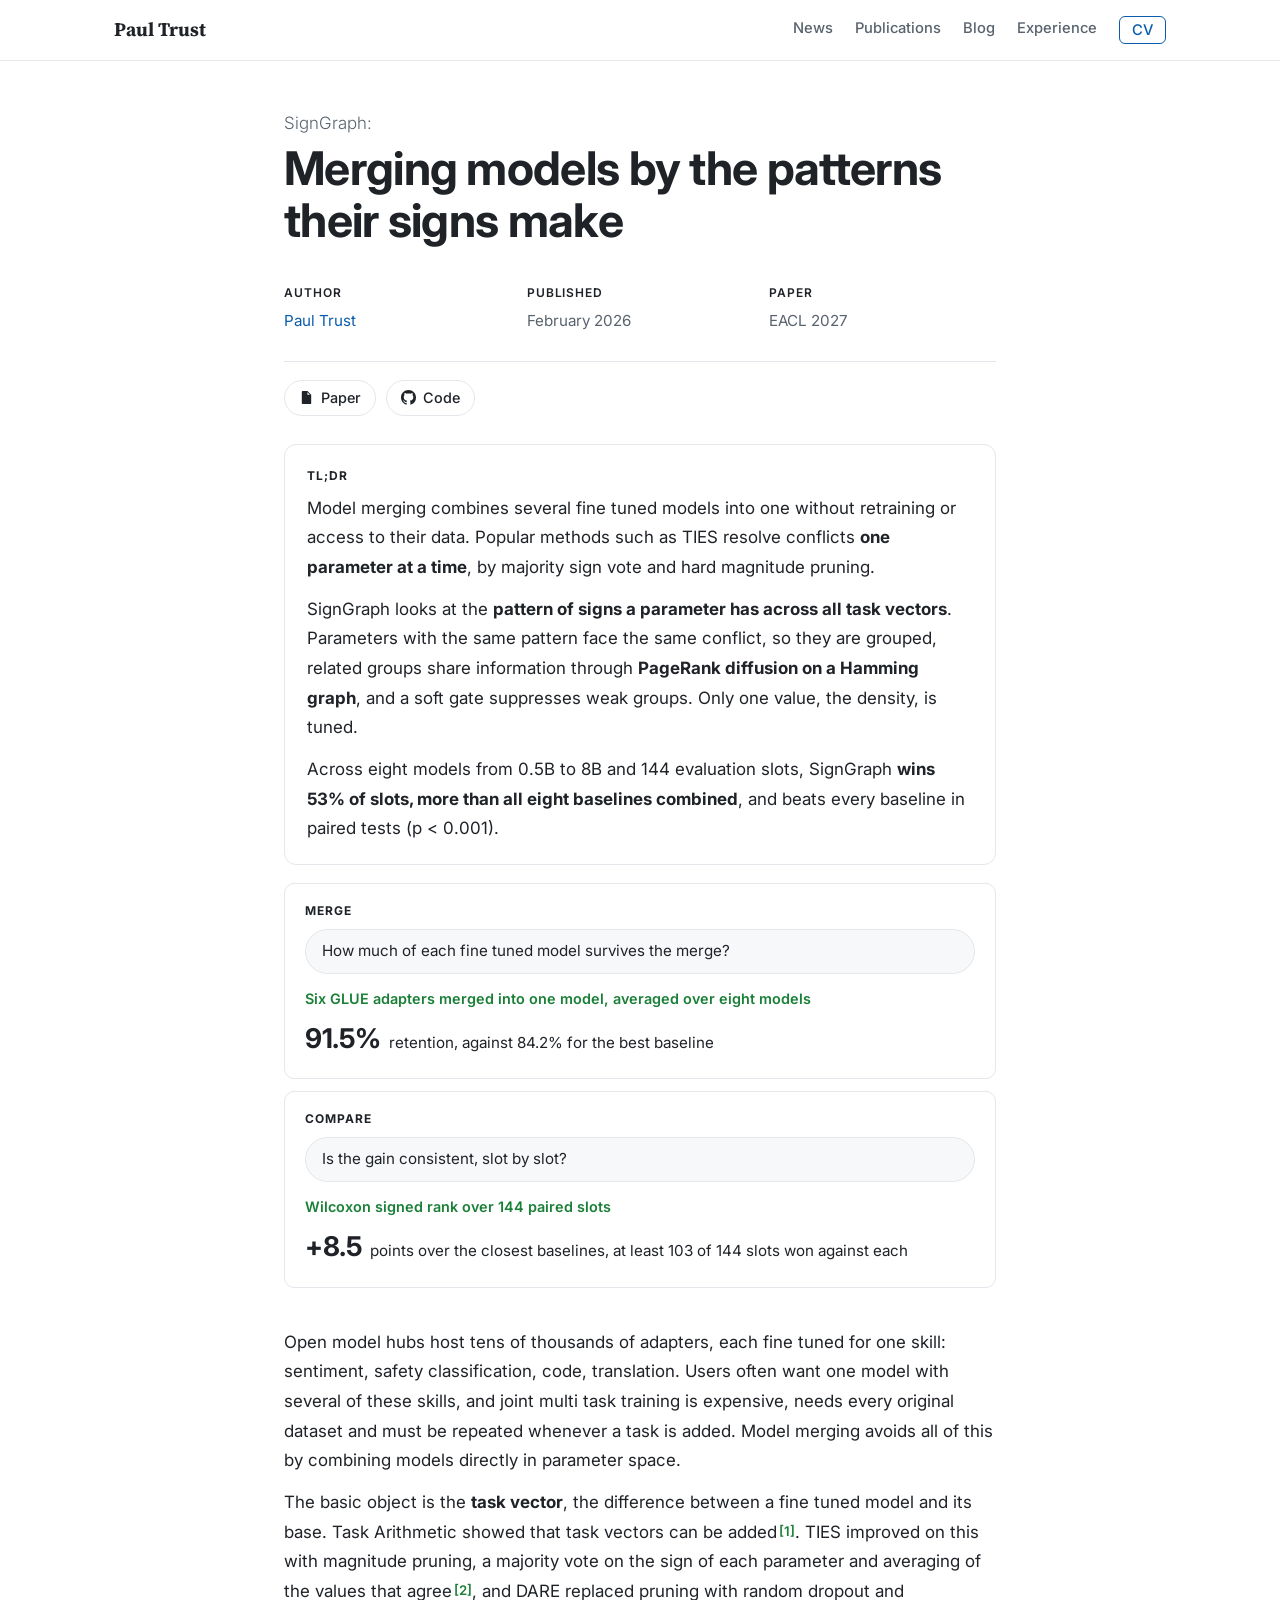
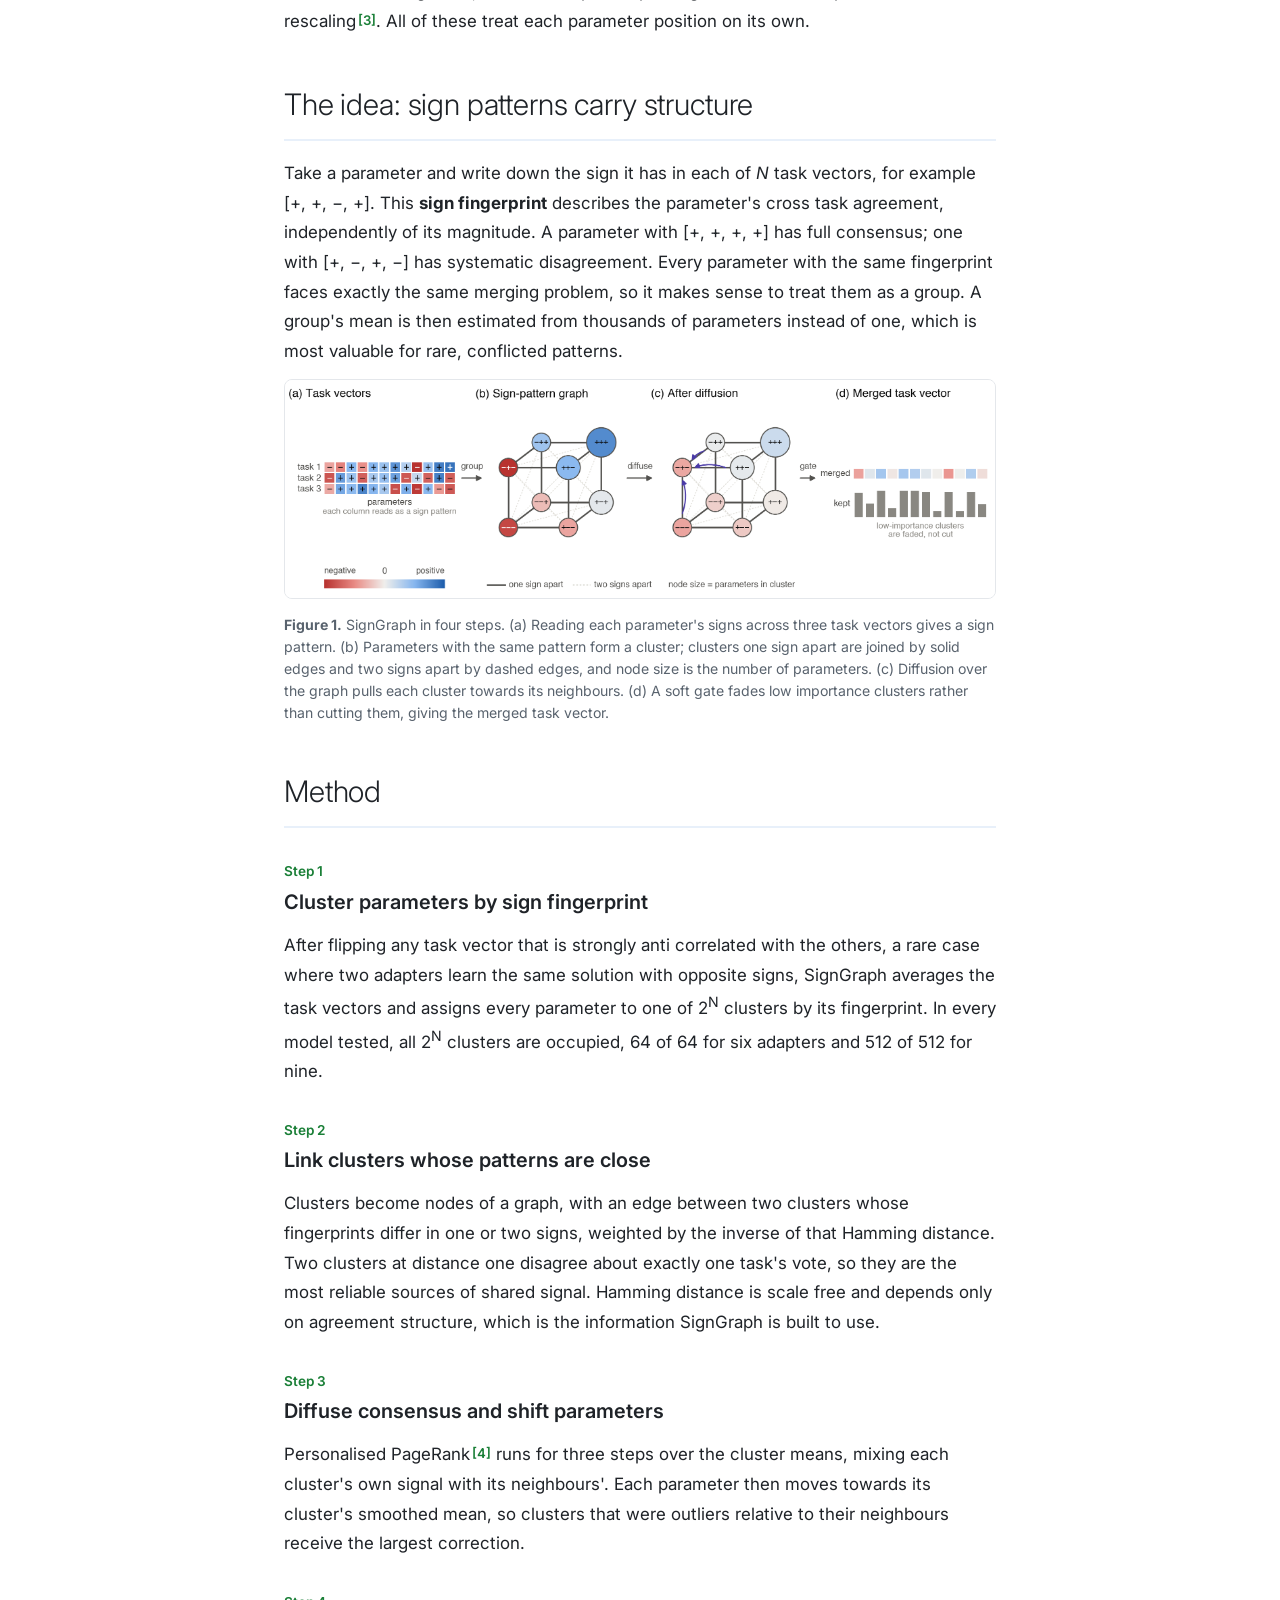
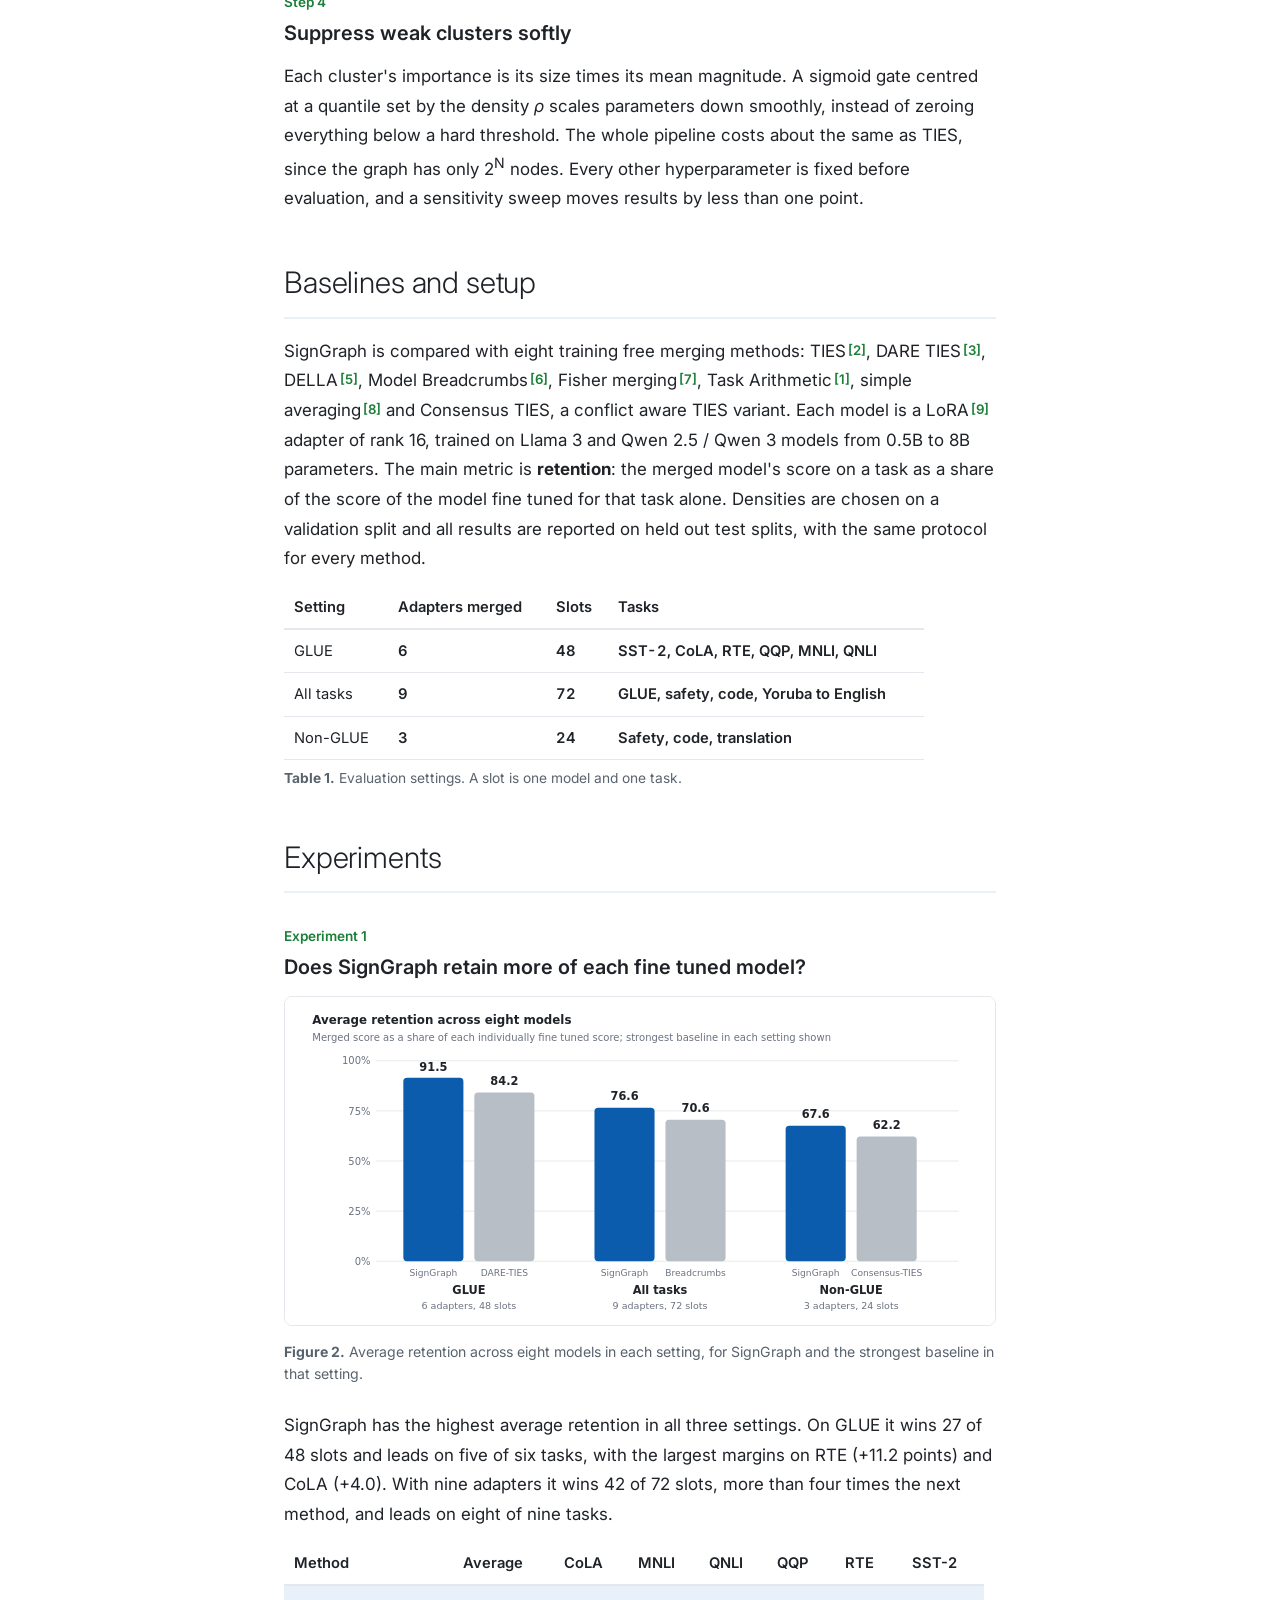
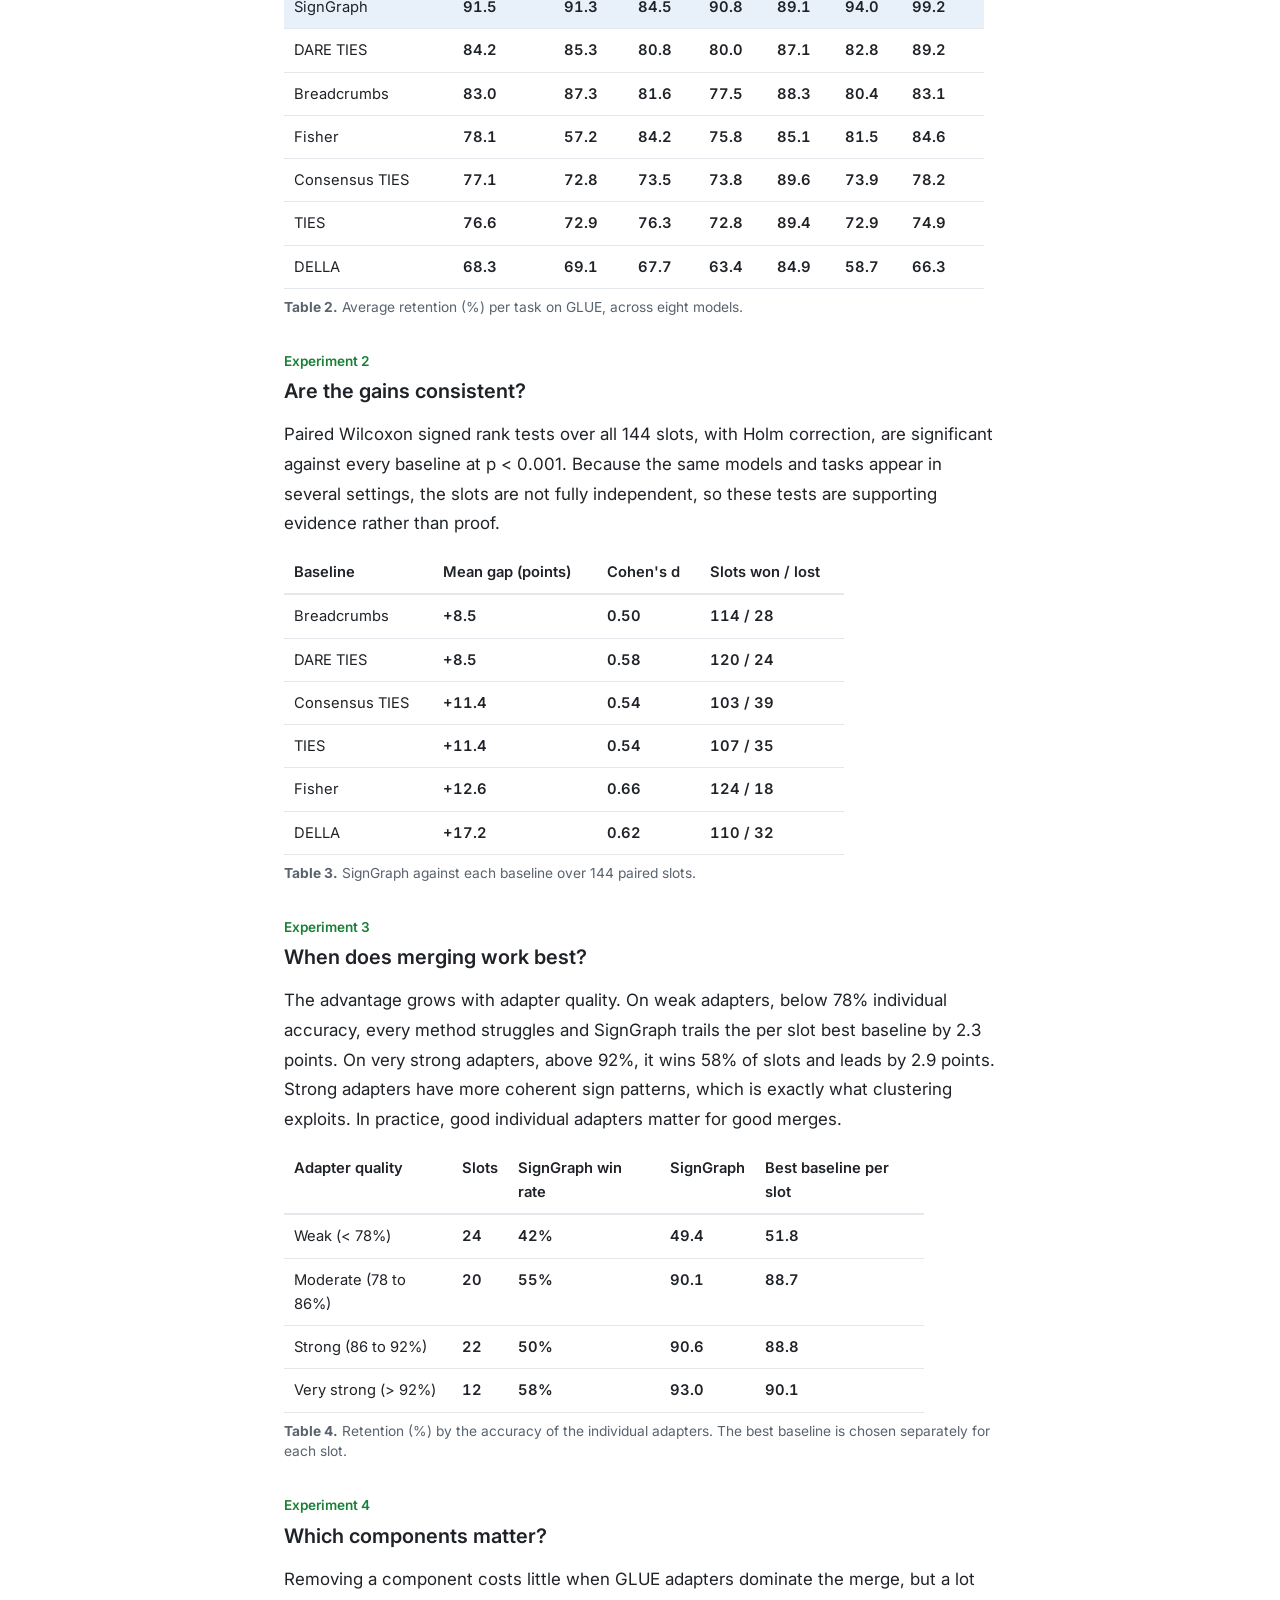
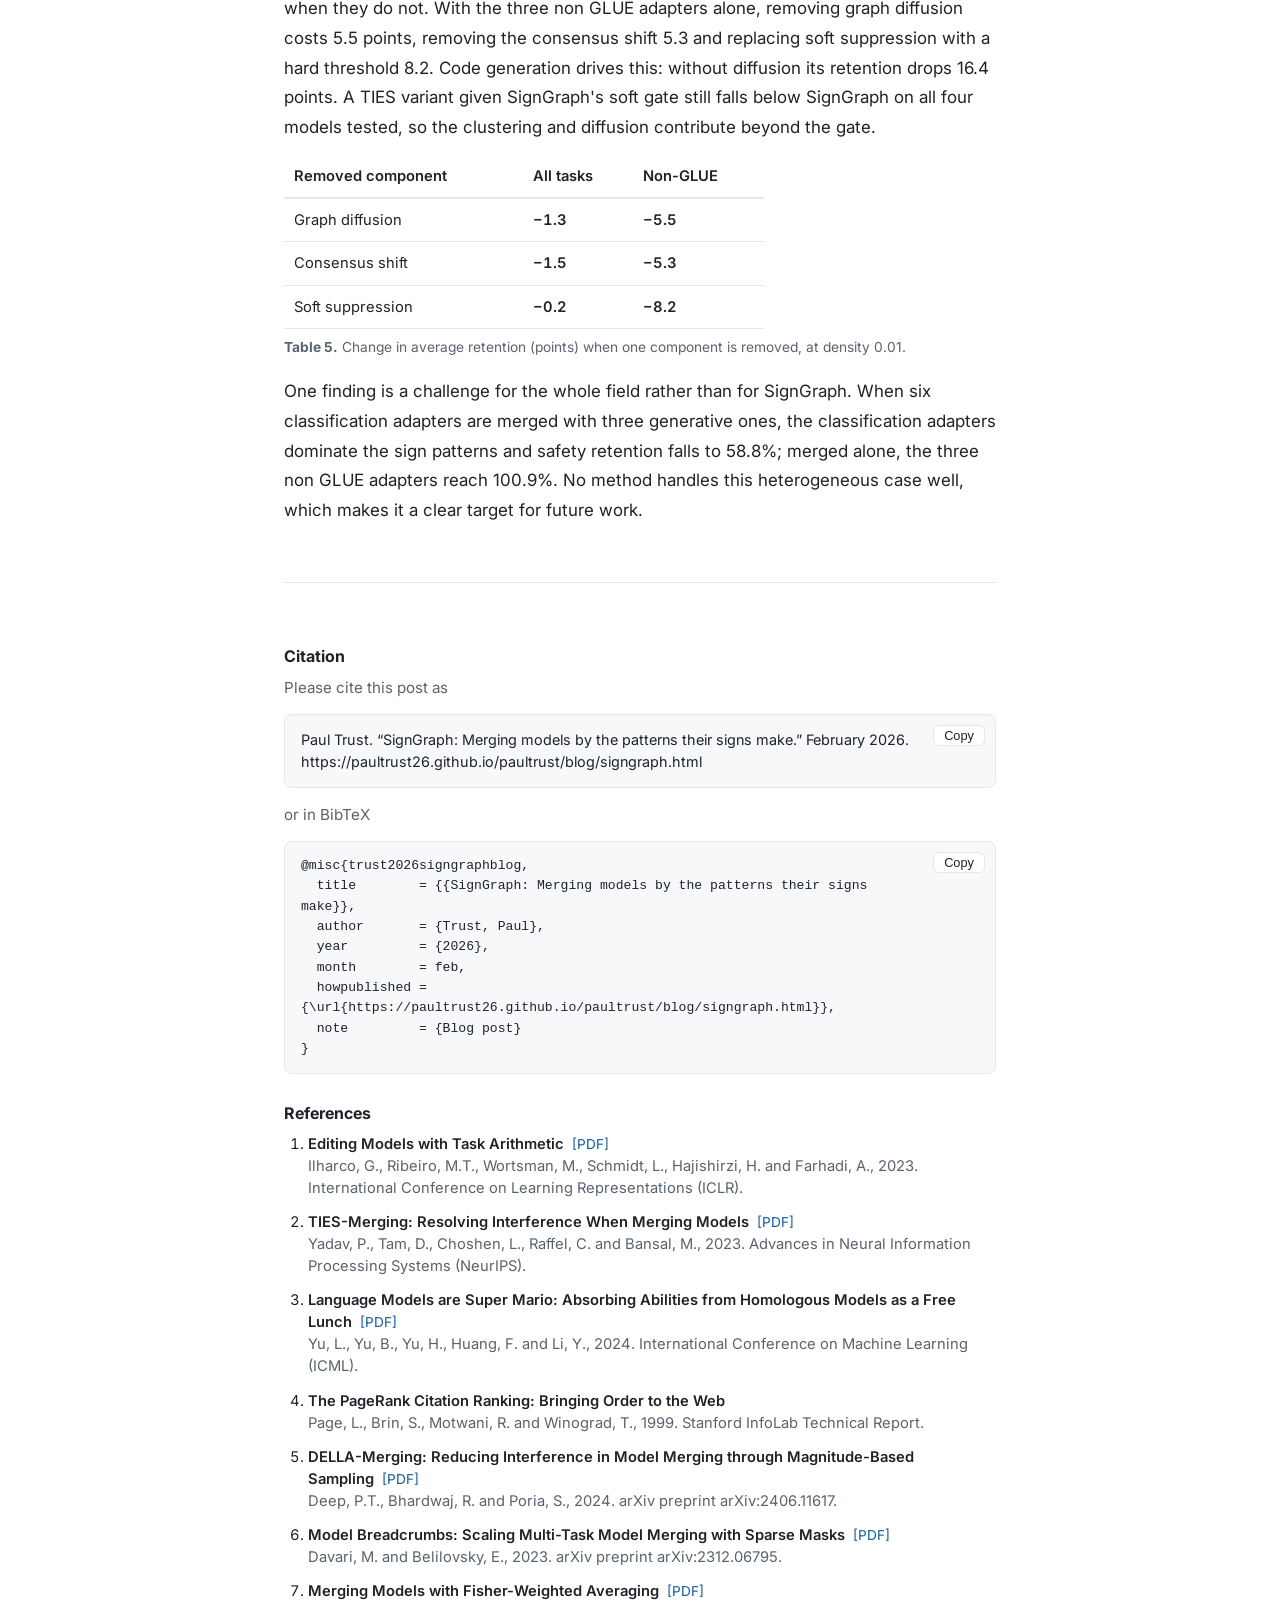
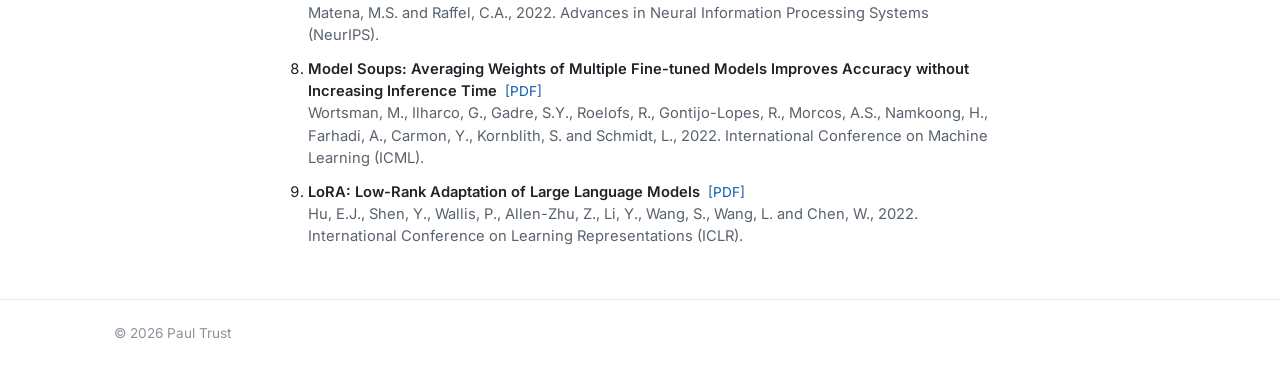
<file: blog/signgraph.html>
<!doctype html>
<html lang="en">
<head>
<meta charset="utf-8">
<meta name="viewport" content="width=device-width, initial-scale=1">
<title>SignGraph | Paul Trust</title>
<meta name="description" content="Sign pattern graph diffusion for training free model merging.">
<link rel="preconnect" href="https://fonts.googleapis.com">
<link rel="preconnect" href="https://fonts.gstatic.com" crossorigin>
<link href="https://fonts.googleapis.com/css2?family=Inter:wght@300;400;500;600;700&family=Source+Serif+4:opsz,wght@8..60,600;8..60,700&display=swap" rel="stylesheet">
<link rel="stylesheet" href="../style.css">
</head>
<body>

<header class="top">
  <div class="wrap top-inner">
    <a class="brand" href="../index.html">Paul Trust</a>
    <nav class="menu">
      <a href="../index.html#news">News</a>
      <a href="../publications.html">Publications</a>
      <a href="../blog.html">Blog</a>
      <a href="../index.html#experience">Experience</a>
      <a class="menu-cv" target="_blank" rel="noopener" href="../cv.pdf">CV</a>
    </nav>
  </div>
</header>

<article class="article">
  <p class="kicker-title">SignGraph:</p>
  <h1 class="main-title">Merging models by the patterns their signs make</h1>

  <div class="meta-grid">
    <div><h4>Author</h4><p class="author">Paul Trust</p></div>
    <div><h4>Published</h4><p>February 2026</p></div>
    <div><h4>Paper</h4><p>EACL 2027</p></div>
  </div>

  <div class="res-links">
    <a class="res-btn" target="_blank" rel="noopener" href="https://openreview.net/pdf?id=SV5VdwTd0q"><svg viewBox="0 0 16 16" width="15" height="15" aria-hidden="true"><path fill="currentColor" d="M4 1h5l4 4v9a1 1 0 0 1-1 1H4a1 1 0 0 1-1-1V2a1 1 0 0 1 1-1zm5 1.5V5h2.5L9 2.5zM5 8h6v1H5zm0 2h6v1H5zm0 2h4v1H5z"/></svg>Paper</a>
    <a class="res-btn" target="_blank" rel="noopener" href="https://github.com/paultrust26/signgraph"><svg viewBox="0 0 16 16" width="15" height="15" aria-hidden="true"><path fill="currentColor" d="M8 0C3.58 0 0 3.58 0 8c0 3.54 2.29 6.53 5.47 7.59.4.07.55-.17.55-.38 0-.19-.01-.82-.01-1.49-2.01.37-2.53-.49-2.69-.94-.09-.23-.48-.94-.82-1.13-.28-.15-.68-.52-.01-.53.63-.01 1.08.58 1.23.82.72 1.21 1.87.87 2.33.66.07-.52.28-.87.51-1.07-1.78-.2-3.64-.89-3.64-3.95 0-.87.31-1.59.82-2.15-.08-.2-.36-1.02.08-2.12 0 0 .67-.21 2.2.82.64-.18 1.32-.27 2-.27.68 0 1.36.09 2 .27 1.53-1.04 2.2-.82 2.2-.82.44 1.1.16 1.92.08 2.12.51.56.82 1.27.82 2.15 0 3.07-1.87 3.75-3.65 3.95.29.25.54.73.54 1.48 0 1.07-.01 1.93-.01 2.2 0 .21.15.46.55.38A8.013 8.013 0 0016 8c0-4.42-3.58-8-8-8z"/></svg>Code</a>
  </div>

  <div class="tldr">
    <p class="label">TL;DR</p>
    <p>Model merging combines several fine tuned models into one without retraining or access to their data. Popular methods such as TIES resolve conflicts <strong>one parameter at a time</strong>, by majority sign vote and hard magnitude pruning.</p>
    <p>SignGraph looks at the <strong>pattern of signs a parameter has across all task vectors</strong>. Parameters with the same pattern face the same conflict, so they are grouped, related groups share information through <strong>PageRank diffusion on a Hamming graph</strong>, and a soft gate suppresses weak groups. Only one value, the density, is tuned.</p>
    <p>Across eight models from 0.5B to 8B and 144 evaluation slots, SignGraph <strong>wins 53% of slots, more than all eight baselines combined</strong>, and beats every baseline in paired tests (p &lt; 0.001).</p>
  </div>

  <div class="highlights">
    <div class="hl">
      <p class="label">Merge</p>
      <p class="q">How much of each fine tuned model survives the merge?</p>
      <p class="src">Six GLUE adapters merged into one model, averaged over eight models</p>
      <p class="big"><strong>91.5%</strong>retention, against 84.2% for the best baseline</p>
    </div>
    <div class="hl">
      <p class="label">Compare</p>
      <p class="q">Is the gain consistent, slot by slot?</p>
      <p class="src">Wilcoxon signed rank over 144 paired slots</p>
      <p class="big"><strong>+8.5</strong>points over the closest baselines, at least 103 of 144 slots won against each</p>
    </div>
  </div>

  <p>Open model hubs host tens of thousands of adapters, each fine tuned for one skill: sentiment, safety classification, code, translation. Users often want one model with several of these skills, and joint multi task training is expensive, needs every original dataset and must be repeated whenever a task is added. Model merging avoids all of this by combining models directly in parameter space.</p>
  <p>The basic object is the <strong>task vector</strong>, the difference between a fine tuned model and its base. Task Arithmetic showed that task vectors can be added<a class="cite-ref" href="#ref-1">[1]</a>. TIES improved on this with magnitude pruning, a majority vote on the sign of each parameter and averaging of the values that agree<a class="cite-ref" href="#ref-2">[2]</a>, and DARE replaced pruning with random dropout and rescaling<a class="cite-ref" href="#ref-3">[3]</a>. All of these treat each parameter position on its own.</p>

  <h2 class="sec">The idea: sign patterns carry structure</h2>
  <p>Take a parameter and write down the sign it has in each of <em>N</em> task vectors, for example [+, +, &minus;, +]. This <strong>sign fingerprint</strong> describes the parameter's cross task agreement, independently of its magnitude. A parameter with [+, +, +, +] has full consensus; one with [+, &minus;, +, &minus;] has systematic disagreement. Every parameter with the same fingerprint faces exactly the same merging problem, so it makes sense to treat them as a group. A group's mean is then estimated from thousands of parameters instead of one, which is most valuable for rare, conflicted patterns.</p>

  <figure>
    <img src="img/signgraph_overview.png" alt="SignGraph overview: task vectors read as sign patterns, a sign pattern graph shaped like a cube, the graph after diffusion, and the merged task vector after soft gating">
    <figcaption><strong>Figure 1.</strong> SignGraph in four steps. (a) Reading each parameter's signs across three task vectors gives a sign pattern. (b) Parameters with the same pattern form a cluster; clusters one sign apart are joined by solid edges and two signs apart by dashed edges, and node size is the number of parameters. (c) Diffusion over the graph pulls each cluster towards its neighbours. (d) A soft gate fades low importance clusters rather than cutting them, giving the merged task vector.</figcaption>
  </figure>

  <h2 class="sec">Method</h2>
  <p class="exp-label">Step 1</p>
  <h3 class="exp">Cluster parameters by sign fingerprint</h3>
  <p>After flipping any task vector that is strongly anti correlated with the others, a rare case where two adapters learn the same solution with opposite signs, SignGraph averages the task vectors and assigns every parameter to one of 2<sup>N</sup> clusters by its fingerprint. In every model tested, all 2<sup>N</sup> clusters are occupied, 64 of 64 for six adapters and 512 of 512 for nine.</p>
  <p class="exp-label">Step 2</p>
  <h3 class="exp">Link clusters whose patterns are close</h3>
  <p>Clusters become nodes of a graph, with an edge between two clusters whose fingerprints differ in one or two signs, weighted by the inverse of that Hamming distance. Two clusters at distance one disagree about exactly one task's vote, so they are the most reliable sources of shared signal. Hamming distance is scale free and depends only on agreement structure, which is the information SignGraph is built to use.</p>
  <p class="exp-label">Step 3</p>
  <h3 class="exp">Diffuse consensus and shift parameters</h3>
  <p>Personalised PageRank<a class="cite-ref" href="#ref-4">[4]</a> runs for three steps over the cluster means, mixing each cluster's own signal with its neighbours'. Each parameter then moves towards its cluster's smoothed mean, so clusters that were outliers relative to their neighbours receive the largest correction.</p>
  <p class="exp-label">Step 4</p>
  <h3 class="exp">Suppress weak clusters softly</h3>
  <p>Each cluster's importance is its size times its mean magnitude. A sigmoid gate centred at a quantile set by the density <em>&rho;</em> scales parameters down smoothly, instead of zeroing everything below a hard threshold. The whole pipeline costs about the same as TIES, since the graph has only 2<sup>N</sup> nodes. Every other hyperparameter is fixed before evaluation, and a sensitivity sweep moves results by less than one point.</p>

  <h2 class="sec">Baselines and setup</h2>
  <p>SignGraph is compared with eight training free merging methods: TIES<a class="cite-ref" href="#ref-2">[2]</a>, DARE TIES<a class="cite-ref" href="#ref-3">[3]</a>, DELLA<a class="cite-ref" href="#ref-5">[5]</a>, Model Breadcrumbs<a class="cite-ref" href="#ref-6">[6]</a>, Fisher merging<a class="cite-ref" href="#ref-7">[7]</a>, Task Arithmetic<a class="cite-ref" href="#ref-1">[1]</a>, simple averaging<a class="cite-ref" href="#ref-8">[8]</a> and Consensus TIES, a conflict aware TIES variant. Each model is a LoRA<a class="cite-ref" href="#ref-9">[9]</a> adapter of rank 16, trained on Llama 3 and Qwen 2.5 / Qwen 3 models from 0.5B to 8B parameters. The main metric is <strong>retention</strong>: the merged model's score on a task as a share of the score of the model fine tuned for that task alone. Densities are chosen on a validation split and all results are reported on held out test splits, with the same protocol for every method.</p>
  <div class="table-wrap">
    <table class="post-table" style="max-width:640px">
      <thead><tr><th>Setting</th><th>Adapters merged</th><th>Slots</th><th>Tasks</th></tr></thead>
      <tbody>
        <tr><td>GLUE</td><td class="num">6</td><td class="num">48</td><td class="num">SST-2, CoLA, RTE, QQP, MNLI, QNLI</td></tr>
        <tr><td>All tasks</td><td class="num">9</td><td class="num">72</td><td class="num">GLUE, safety, code, Yoruba to English</td></tr>
        <tr><td>Non-GLUE</td><td class="num">3</td><td class="num">24</td><td class="num">Safety, code, translation</td></tr>
      </tbody>
    </table>
    <p class="table-cap"><strong>Table 1.</strong> Evaluation settings. A slot is one model and one task.</p>
  </div>

  <h2 class="sec">Experiments</h2>
  <p class="exp-label">Experiment 1</p>
  <h3 class="exp">Does SignGraph retain more of each fine tuned model?</h3>
  <figure>
    <img src="img/signgraph_results.svg" alt="Bar chart of average retention: GLUE 91.5 against 84.2, all tasks 76.6 against 70.6, non GLUE 67.6 against 62.2">
    <figcaption><strong>Figure 2.</strong> Average retention across eight models in each setting, for SignGraph and the strongest baseline in that setting.</figcaption>
  </figure>
  <p>SignGraph has the highest average retention in all three settings. On GLUE it wins 27 of 48 slots and leads on five of six tasks, with the largest margins on RTE (+11.2 points) and CoLA (+4.0). With nine adapters it wins 42 of 72 slots, more than four times the next method, and leads on eight of nine tasks.</p>
  <div class="table-wrap">
    <table class="post-table" style="max-width:700px">
      <thead><tr><th>Method</th><th>Average</th><th>CoLA</th><th>MNLI</th><th>QNLI</th><th>QQP</th><th>RTE</th><th>SST-2</th></tr></thead>
      <tbody>
        <tr style="background:var(--accent-soft)"><td>SignGraph</td><td class="num">91.5</td><td class="num">91.3</td><td class="num">84.5</td><td class="num">90.8</td><td class="num">89.1</td><td class="num">94.0</td><td class="num">99.2</td></tr>
        <tr><td>DARE TIES</td><td class="num">84.2</td><td class="num">85.3</td><td class="num">80.8</td><td class="num">80.0</td><td class="num">87.1</td><td class="num">82.8</td><td class="num">89.2</td></tr>
        <tr><td>Breadcrumbs</td><td class="num">83.0</td><td class="num">87.3</td><td class="num">81.6</td><td class="num">77.5</td><td class="num">88.3</td><td class="num">80.4</td><td class="num">83.1</td></tr>
        <tr><td>Fisher</td><td class="num">78.1</td><td class="num">57.2</td><td class="num">84.2</td><td class="num">75.8</td><td class="num">85.1</td><td class="num">81.5</td><td class="num">84.6</td></tr>
        <tr><td>Consensus TIES</td><td class="num">77.1</td><td class="num">72.8</td><td class="num">73.5</td><td class="num">73.8</td><td class="num">89.6</td><td class="num">73.9</td><td class="num">78.2</td></tr>
        <tr><td>TIES</td><td class="num">76.6</td><td class="num">72.9</td><td class="num">76.3</td><td class="num">72.8</td><td class="num">89.4</td><td class="num">72.9</td><td class="num">74.9</td></tr>
        <tr><td>DELLA</td><td class="num">68.3</td><td class="num">69.1</td><td class="num">67.7</td><td class="num">63.4</td><td class="num">84.9</td><td class="num">58.7</td><td class="num">66.3</td></tr>
      </tbody>
    </table>
    <p class="table-cap"><strong>Table 2.</strong> Average retention (%) per task on GLUE, across eight models.</p>
  </div>

  <p class="exp-label">Experiment 2</p>
  <h3 class="exp">Are the gains consistent?</h3>
  <p>Paired Wilcoxon signed rank tests over all 144 slots, with Holm correction, are significant against every baseline at p &lt; 0.001. Because the same models and tasks appear in several settings, the slots are not fully independent, so these tests are supporting evidence rather than proof.</p>
  <div class="table-wrap">
    <table class="post-table" style="max-width:560px">
      <thead><tr><th>Baseline</th><th>Mean gap (points)</th><th>Cohen's d</th><th>Slots won / lost</th></tr></thead>
      <tbody>
        <tr><td>Breadcrumbs</td><td class="num">+8.5</td><td class="num">0.50</td><td class="num">114 / 28</td></tr>
        <tr><td>DARE TIES</td><td class="num">+8.5</td><td class="num">0.58</td><td class="num">120 / 24</td></tr>
        <tr><td>Consensus TIES</td><td class="num">+11.4</td><td class="num">0.54</td><td class="num">103 / 39</td></tr>
        <tr><td>TIES</td><td class="num">+11.4</td><td class="num">0.54</td><td class="num">107 / 35</td></tr>
        <tr><td>Fisher</td><td class="num">+12.6</td><td class="num">0.66</td><td class="num">124 / 18</td></tr>
        <tr><td>DELLA</td><td class="num">+17.2</td><td class="num">0.62</td><td class="num">110 / 32</td></tr>
      </tbody>
    </table>
    <p class="table-cap"><strong>Table 3.</strong> SignGraph against each baseline over 144 paired slots.</p>
  </div>

  <p class="exp-label">Experiment 3</p>
  <h3 class="exp">When does merging work best?</h3>
  <p>The advantage grows with adapter quality. On weak adapters, below 78% individual accuracy, every method struggles and SignGraph trails the per slot best baseline by 2.3 points. On very strong adapters, above 92%, it wins 58% of slots and leads by 2.9 points. Strong adapters have more coherent sign patterns, which is exactly what clustering exploits. In practice, good individual adapters matter for good merges.</p>
  <div class="table-wrap">
    <table class="post-table" style="max-width:640px">
      <thead><tr><th>Adapter quality</th><th>Slots</th><th>SignGraph win rate</th><th>SignGraph</th><th>Best baseline per slot</th></tr></thead>
      <tbody>
        <tr><td>Weak (&lt; 78%)</td><td class="num">24</td><td class="num">42%</td><td class="num">49.4</td><td class="num">51.8</td></tr>
        <tr><td>Moderate (78 to 86%)</td><td class="num">20</td><td class="num">55%</td><td class="num">90.1</td><td class="num">88.7</td></tr>
        <tr><td>Strong (86 to 92%)</td><td class="num">22</td><td class="num">50%</td><td class="num">90.6</td><td class="num">88.8</td></tr>
        <tr><td>Very strong (&gt; 92%)</td><td class="num">12</td><td class="num">58%</td><td class="num">93.0</td><td class="num">90.1</td></tr>
      </tbody>
    </table>
    <p class="table-cap"><strong>Table 4.</strong> Retention (%) by the accuracy of the individual adapters. The best baseline is chosen separately for each slot.</p>
  </div>

  <p class="exp-label">Experiment 4</p>
  <h3 class="exp">Which components matter?</h3>
  <p>Removing a component costs little when GLUE adapters dominate the merge, but a lot when they do not. With the three non GLUE adapters alone, removing graph diffusion costs 5.5 points, removing the consensus shift 5.3 and replacing soft suppression with a hard threshold 8.2. Code generation drives this: without diffusion its retention drops 16.4 points. A TIES variant given SignGraph's soft gate still falls below SignGraph on all four models tested, so the clustering and diffusion contribute beyond the gate.</p>
  <div class="table-wrap">
    <table class="post-table" style="max-width:480px">
      <thead><tr><th>Removed component</th><th>All tasks</th><th>Non-GLUE</th></tr></thead>
      <tbody>
        <tr><td>Graph diffusion</td><td class="num">&minus;1.3</td><td class="num">&minus;5.5</td></tr>
        <tr><td>Consensus shift</td><td class="num">&minus;1.5</td><td class="num">&minus;5.3</td></tr>
        <tr><td>Soft suppression</td><td class="num">&minus;0.2</td><td class="num">&minus;8.2</td></tr>
      </tbody>
    </table>
    <p class="table-cap"><strong>Table 5.</strong> Change in average retention (points) when one component is removed, at density 0.01.</p>
  </div>

  <p>One finding is a challenge for the whole field rather than for SignGraph. When six classification adapters are merged with three generative ones, the classification adapters dominate the sign patterns and safety retention falls to 58.8%; merged alone, the three non GLUE adapters reach 100.9%. No method handles this heterogeneous case well, which makes it a clear target for future work.</p>


  <section class="endmatter">
    <h4>Citation</h4>
    <p>Please cite this post as</p>
    <div class="copybox plain"><button class="copy-btn" type="button">Copy</button><pre>Paul Trust. &ldquo;SignGraph: Merging models by the patterns their signs make.&rdquo; February 2026. https://paultrust26.github.io/paultrust/blog/signgraph.html</pre></div>
    <p>or in BibTeX</p>
    <div class="copybox"><button class="copy-btn" type="button">Copy</button><pre>@misc{trust2026signgraphblog,
  title        = {{SignGraph: Merging models by the patterns their signs make}},
  author       = {Trust, Paul},
  year         = {2026},
  month        = feb,
  howpublished = {\url{https://paultrust26.github.io/paultrust/blog/signgraph.html}},
  note         = {Blog post}
}</pre></div>

    <h4>References</h4>
    <ol class="refs">
      <li id="ref-1"><span class="rt">Editing Models with Task Arithmetic</span><a class="rl" target="_blank" rel="noopener" href="https://arxiv.org/pdf/2212.04089">[PDF]</a><span class="ra">Ilharco, G., Ribeiro, M.T., Wortsman, M., Schmidt, L., Hajishirzi, H. and Farhadi, A., 2023. International Conference on Learning Representations (ICLR).</span></li>
      <li id="ref-2"><span class="rt">TIES-Merging: Resolving Interference When Merging Models</span><a class="rl" target="_blank" rel="noopener" href="https://arxiv.org/pdf/2306.01708">[PDF]</a><span class="ra">Yadav, P., Tam, D., Choshen, L., Raffel, C. and Bansal, M., 2023. Advances in Neural Information Processing Systems (NeurIPS).</span></li>
      <li id="ref-3"><span class="rt">Language Models are Super Mario: Absorbing Abilities from Homologous Models as a Free Lunch</span><a class="rl" target="_blank" rel="noopener" href="https://arxiv.org/pdf/2311.03099">[PDF]</a><span class="ra">Yu, L., Yu, B., Yu, H., Huang, F. and Li, Y., 2024. International Conference on Machine Learning (ICML).</span></li>
      <li id="ref-4"><span class="rt">The PageRank Citation Ranking: Bringing Order to the Web</span><span class="ra">Page, L., Brin, S., Motwani, R. and Winograd, T., 1999. Stanford InfoLab Technical Report.</span></li>
      <li id="ref-5"><span class="rt">DELLA-Merging: Reducing Interference in Model Merging through Magnitude-Based Sampling</span><a class="rl" target="_blank" rel="noopener" href="https://arxiv.org/pdf/2406.11617">[PDF]</a><span class="ra">Deep, P.T., Bhardwaj, R. and Poria, S., 2024. arXiv preprint arXiv:2406.11617.</span></li>
      <li id="ref-6"><span class="rt">Model Breadcrumbs: Scaling Multi-Task Model Merging with Sparse Masks</span><a class="rl" target="_blank" rel="noopener" href="https://arxiv.org/pdf/2312.06795">[PDF]</a><span class="ra">Davari, M. and Belilovsky, E., 2023. arXiv preprint arXiv:2312.06795.</span></li>
      <li id="ref-7"><span class="rt">Merging Models with Fisher-Weighted Averaging</span><a class="rl" target="_blank" rel="noopener" href="https://arxiv.org/pdf/2111.09832">[PDF]</a><span class="ra">Matena, M.S. and Raffel, C.A., 2022. Advances in Neural Information Processing Systems (NeurIPS).</span></li>
      <li id="ref-8"><span class="rt">Model Soups: Averaging Weights of Multiple Fine-tuned Models Improves Accuracy without Increasing Inference Time</span><a class="rl" target="_blank" rel="noopener" href="https://arxiv.org/pdf/2203.05482">[PDF]</a><span class="ra">Wortsman, M., Ilharco, G., Gadre, S.Y., Roelofs, R., Gontijo-Lopes, R., Morcos, A.S., Namkoong, H., Farhadi, A., Carmon, Y., Kornblith, S. and Schmidt, L., 2022. International Conference on Machine Learning (ICML).</span></li>
      <li id="ref-9"><span class="rt">LoRA: Low-Rank Adaptation of Large Language Models</span><a class="rl" target="_blank" rel="noopener" href="https://arxiv.org/pdf/2106.09685">[PDF]</a><span class="ra">Hu, E.J., Shen, Y., Wallis, P., Allen-Zhu, Z., Li, Y., Wang, S., Wang, L. and Chen, W., 2022. International Conference on Learning Representations (ICLR).</span></li>
    </ol>
  </section>
</article>

<footer class="foot">
  <div class="wrap">&copy; 2026 Paul Trust</div>
</footer>

<script>
document.querySelectorAll('.copy-btn').forEach(function (b) {
  b.addEventListener('click', function () {
    var t = b.parentElement.querySelector('pre').innerText;
    try { navigator.clipboard.writeText(t); b.textContent = 'Copied'; setTimeout(function () { b.textContent = 'Copy'; }, 1500); } catch (e) {}
  });
});
</script>
</body>
</html>
</file>
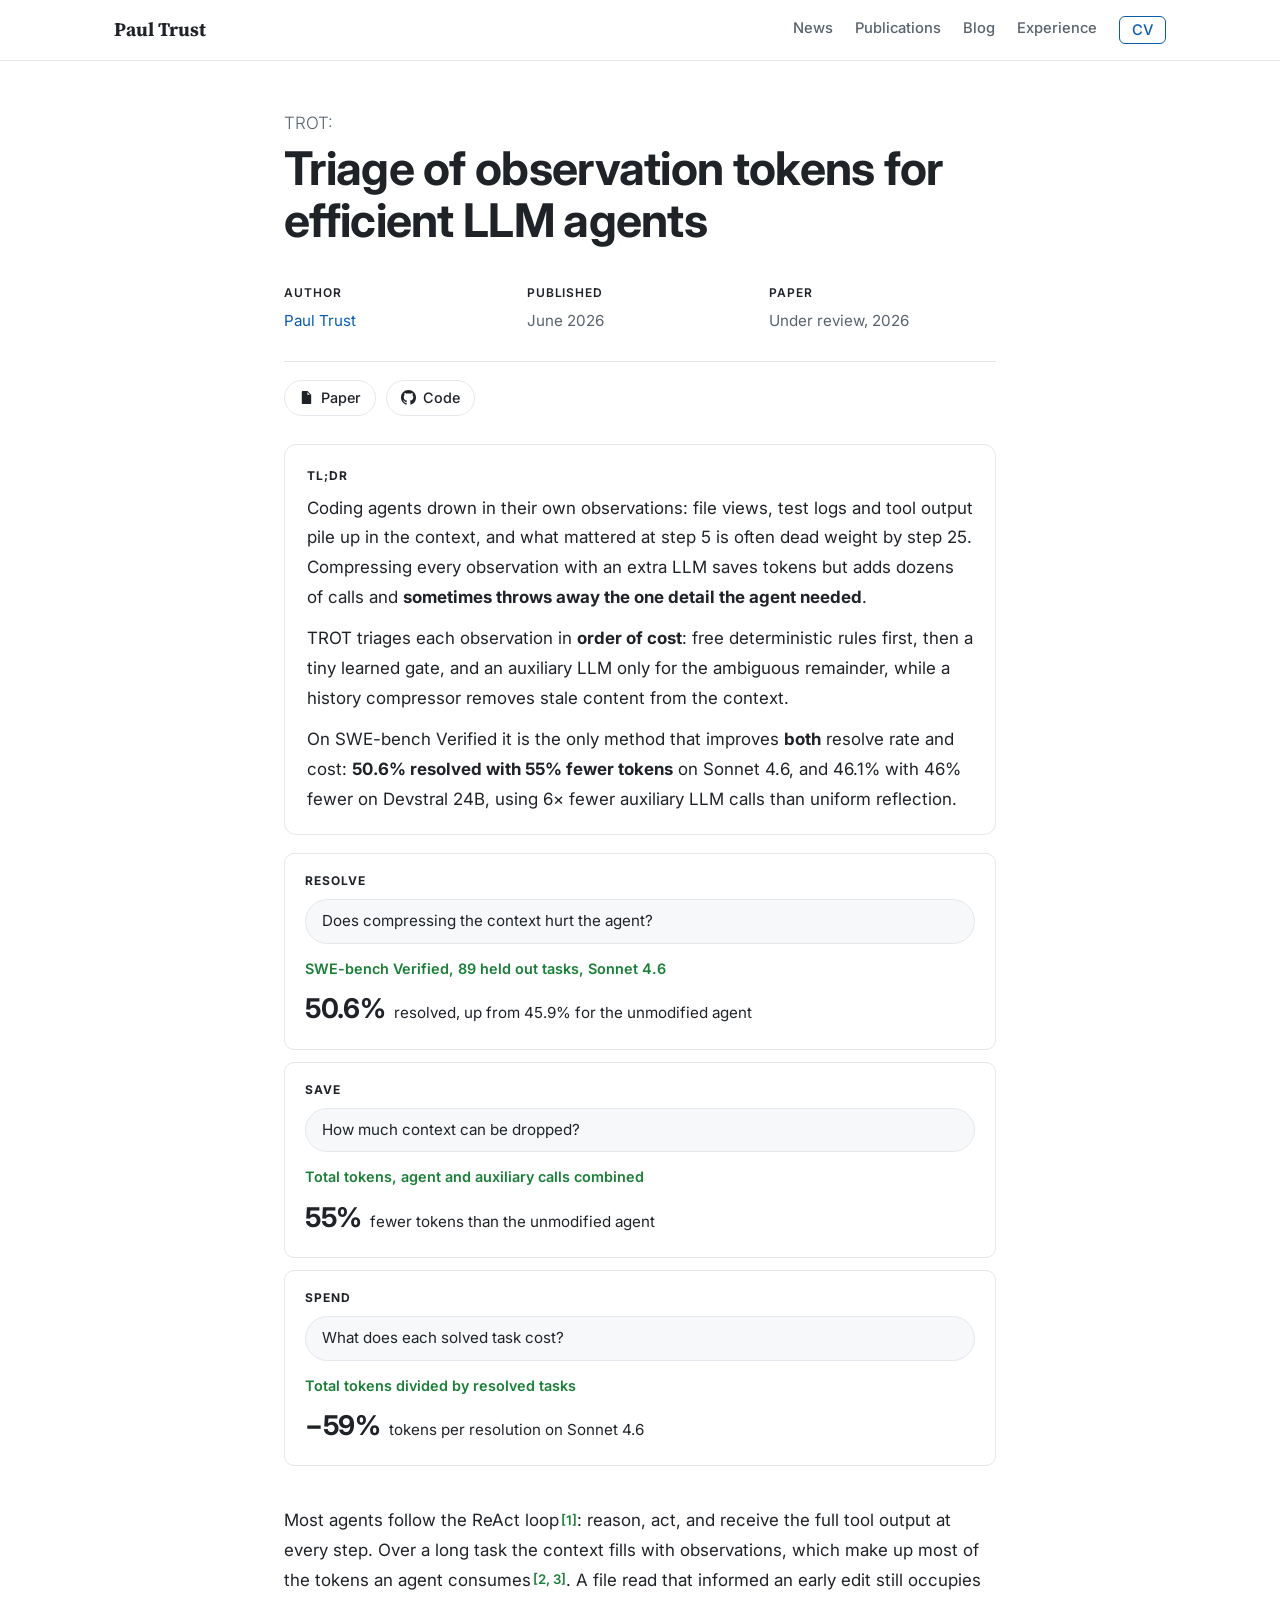
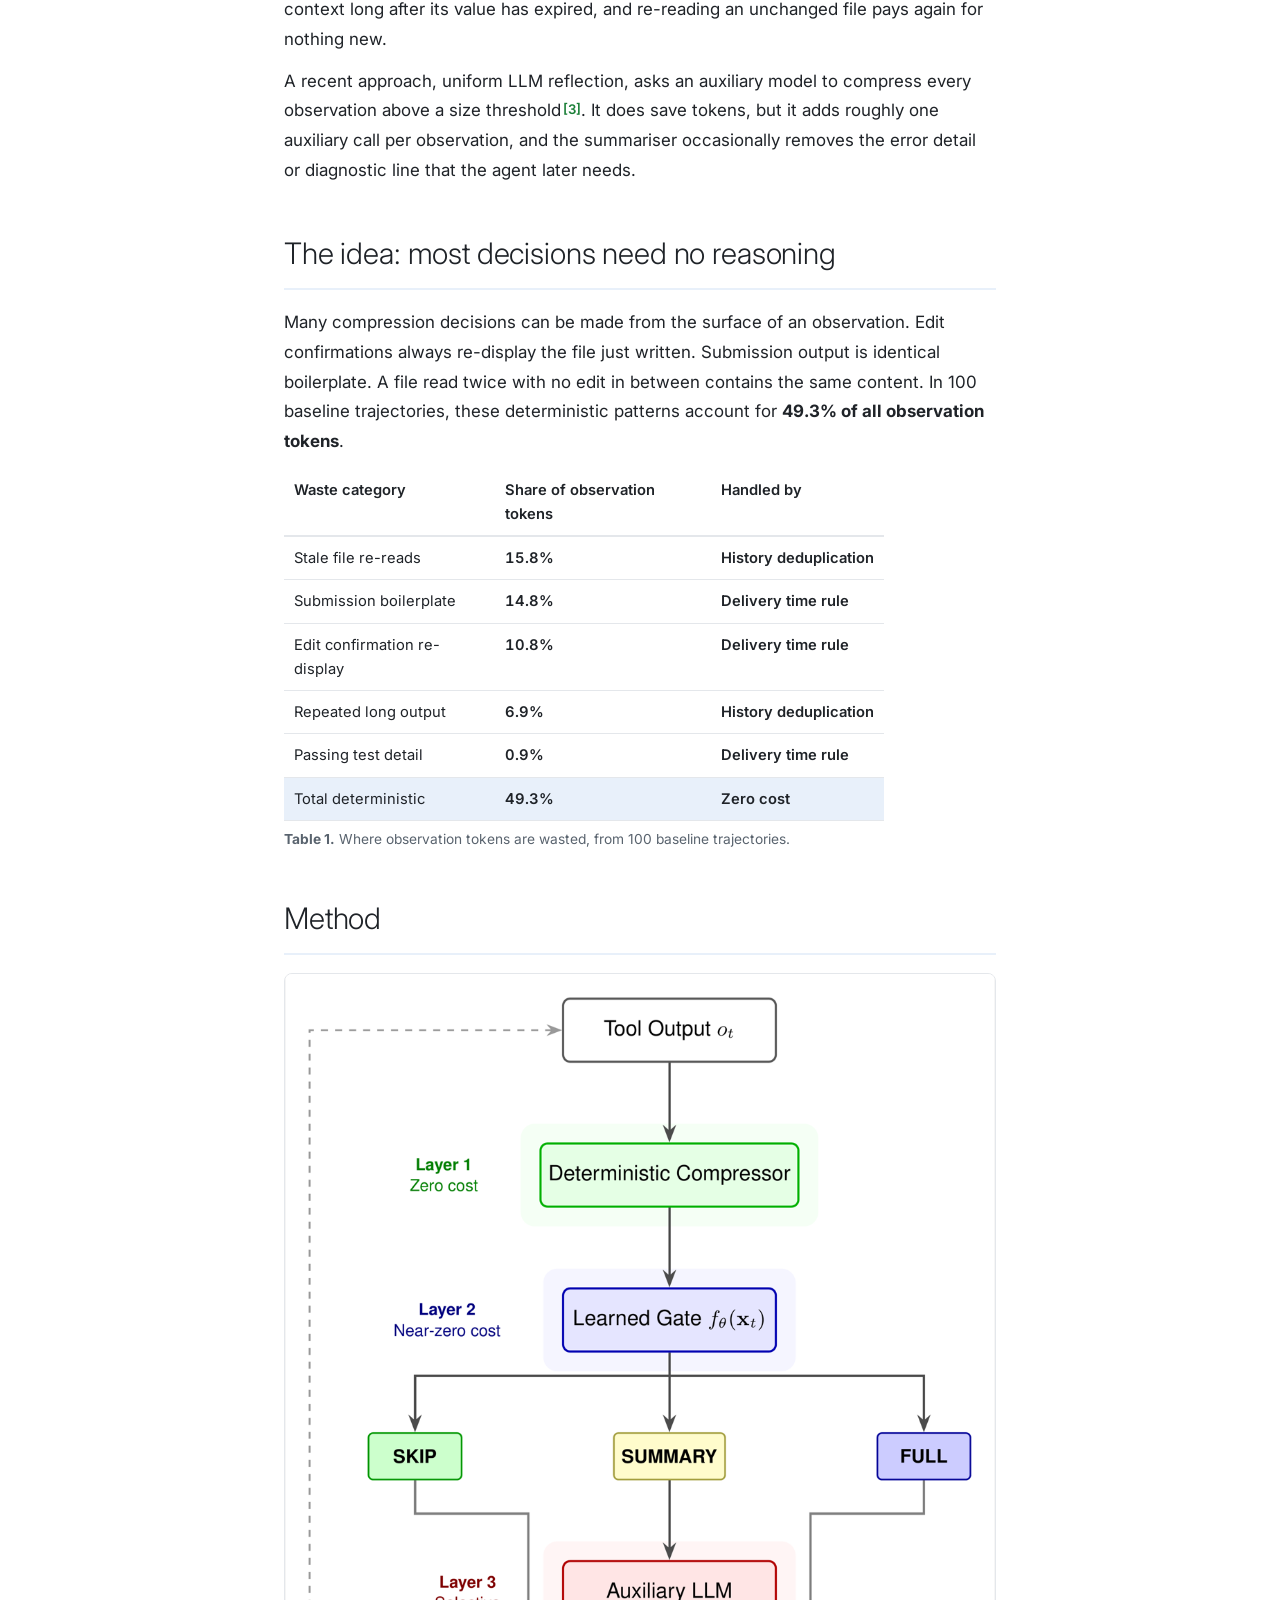
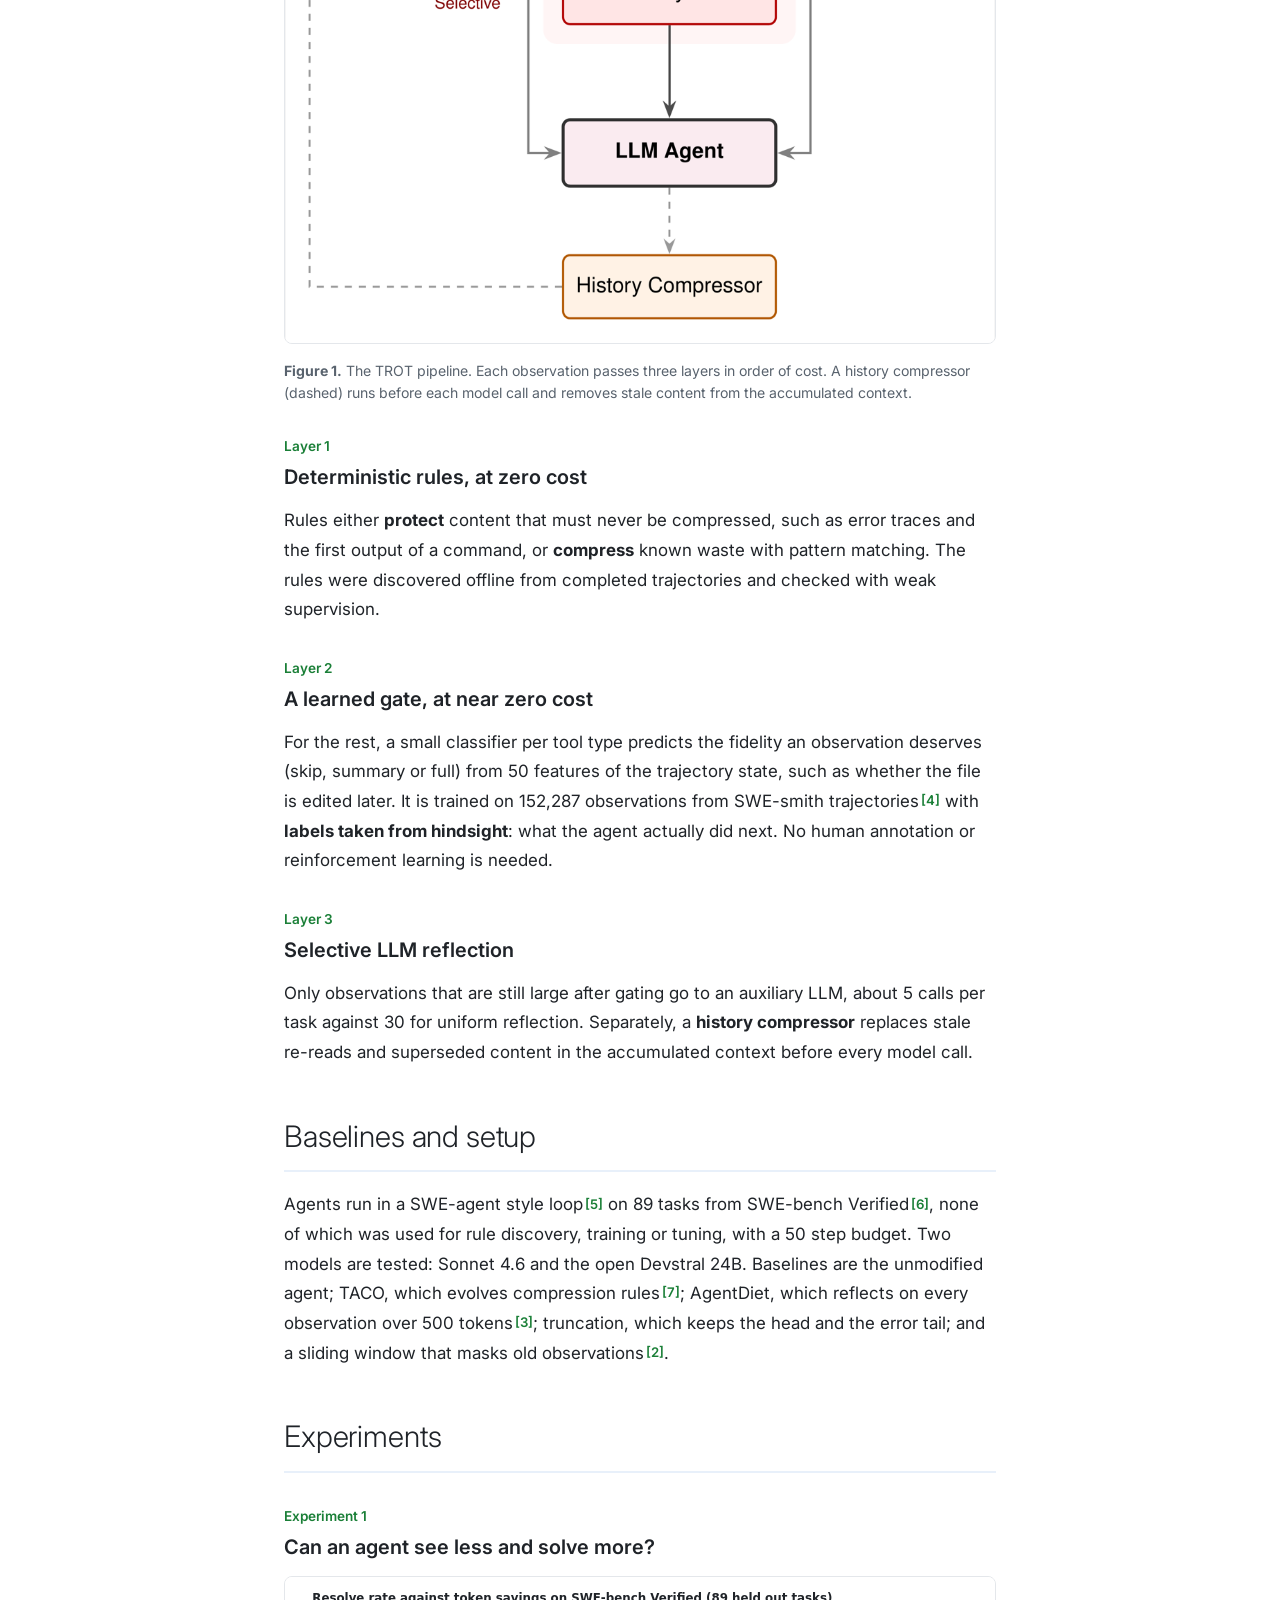
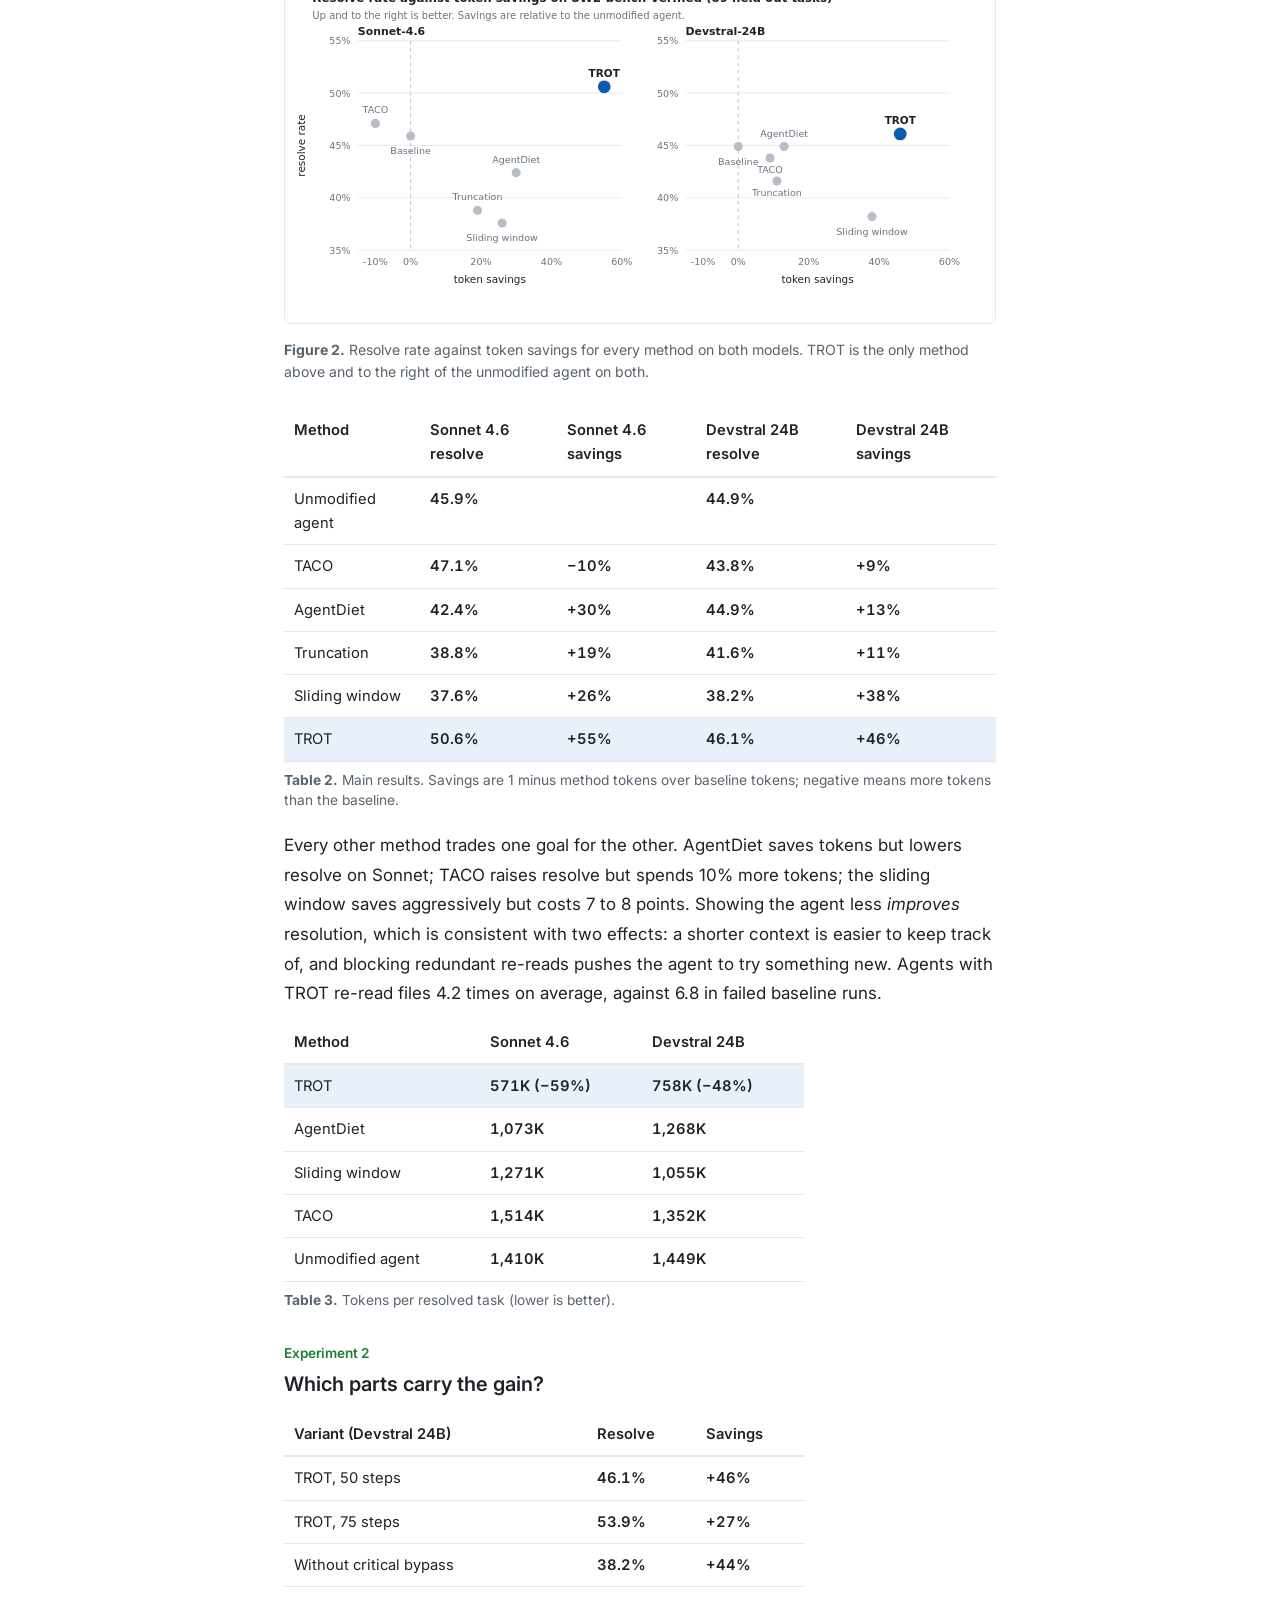
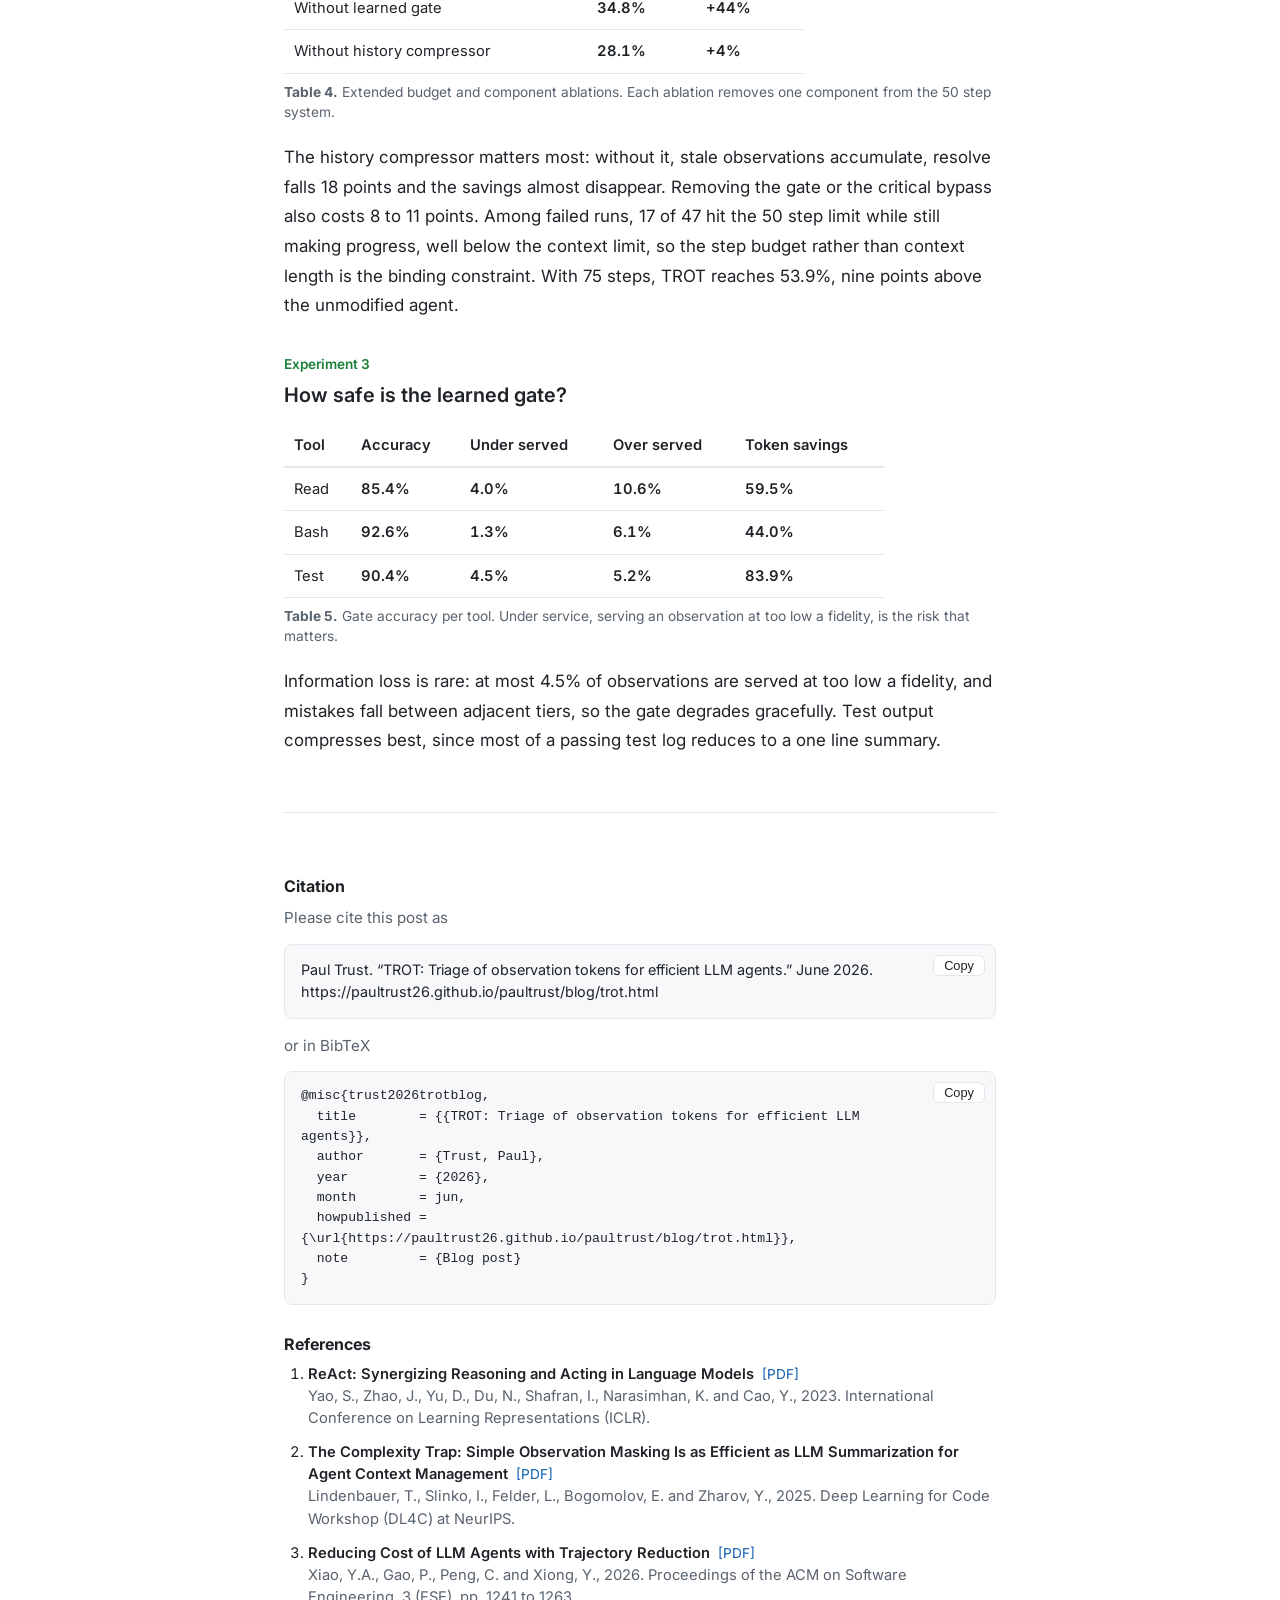
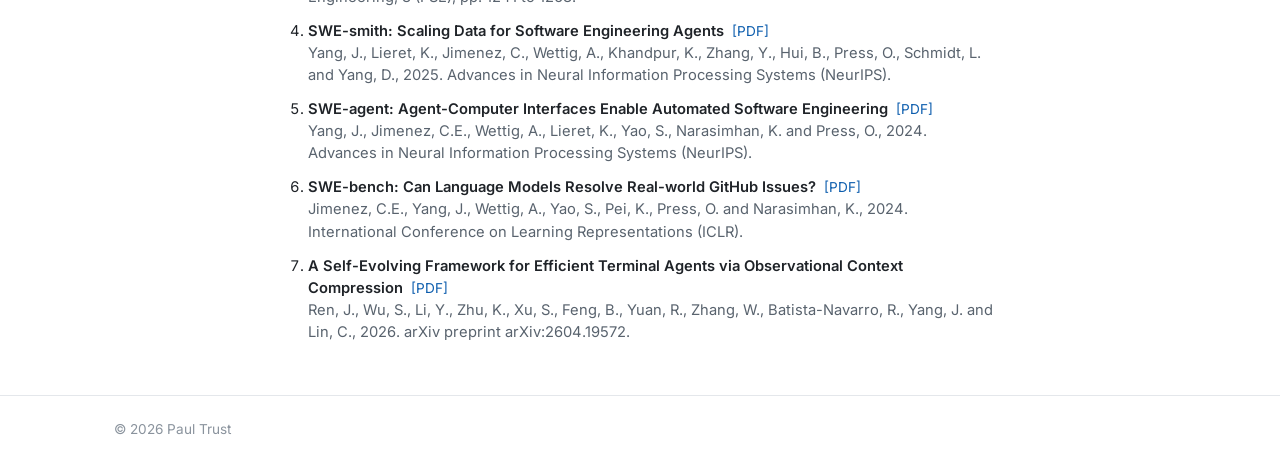
<file: blog/trot.html>
<!doctype html>
<html lang="en">
<head>
<meta charset="utf-8">
<meta name="viewport" content="width=device-width, initial-scale=1">
<title>TROT | Paul Trust</title>
<meta name="description" content="A cost ordered triage of agent observations that raises resolve rate while halving tokens.">
<link rel="preconnect" href="https://fonts.googleapis.com">
<link rel="preconnect" href="https://fonts.gstatic.com" crossorigin>
<link href="https://fonts.googleapis.com/css2?family=Inter:wght@300;400;500;600;700&family=Source+Serif+4:opsz,wght@8..60,600;8..60,700&display=swap" rel="stylesheet">
<link rel="stylesheet" href="../style.css">
</head>
<body>

<header class="top">
  <div class="wrap top-inner">
    <a class="brand" href="../index.html">Paul Trust</a>
    <nav class="menu">
      <a href="../index.html#news">News</a>
      <a href="../publications.html">Publications</a>
      <a href="../blog.html">Blog</a>
      <a href="../index.html#experience">Experience</a>
      <a class="menu-cv" target="_blank" rel="noopener" href="../cv.pdf">CV</a>
    </nav>
  </div>
</header>

<article class="article">
  <p class="kicker-title">TROT:</p>
  <h1 class="main-title">Triage of observation tokens for efficient LLM agents</h1>

  <div class="meta-grid">
    <div><h4>Author</h4><p class="author">Paul Trust</p></div>
    <div><h4>Published</h4><p>June 2026</p></div>
    <div><h4>Paper</h4><p>Under review, 2026</p></div>
  </div>

  <div class="res-links">
    <a class="res-btn" target="_blank" rel="noopener" href="https://openreview.net/pdf?id=OgkJ87Gu35"><svg viewBox="0 0 16 16" width="15" height="15" aria-hidden="true"><path fill="currentColor" d="M4 1h5l4 4v9a1 1 0 0 1-1 1H4a1 1 0 0 1-1-1V2a1 1 0 0 1 1-1zm5 1.5V5h2.5L9 2.5zM5 8h6v1H5zm0 2h6v1H5zm0 2h4v1H5z"/></svg>Paper</a>
    <a class="res-btn" target="_blank" rel="noopener" href="https://github.com/paultrust26/TROT"><svg viewBox="0 0 16 16" width="15" height="15" aria-hidden="true"><path fill="currentColor" d="M8 0C3.58 0 0 3.58 0 8c0 3.54 2.29 6.53 5.47 7.59.4.07.55-.17.55-.38 0-.19-.01-.82-.01-1.49-2.01.37-2.53-.49-2.69-.94-.09-.23-.48-.94-.82-1.13-.28-.15-.68-.52-.01-.53.63-.01 1.08.58 1.23.82.72 1.21 1.87.87 2.33.66.07-.52.28-.87.51-1.07-1.78-.2-3.64-.89-3.64-3.95 0-.87.31-1.59.82-2.15-.08-.2-.36-1.02.08-2.12 0 0 .67-.21 2.2.82.64-.18 1.32-.27 2-.27.68 0 1.36.09 2 .27 1.53-1.04 2.2-.82 2.2-.82.44 1.1.16 1.92.08 2.12.51.56.82 1.27.82 2.15 0 3.07-1.87 3.75-3.65 3.95.29.25.54.73.54 1.48 0 1.07-.01 1.93-.01 2.2 0 .21.15.46.55.38A8.013 8.013 0 0016 8c0-4.42-3.58-8-8-8z"/></svg>Code</a>
  </div>

  <div class="tldr">
    <p class="label">TL;DR</p>
    <p>Coding agents drown in their own observations: file views, test logs and tool output pile up in the context, and what mattered at step 5 is often dead weight by step 25. Compressing every observation with an extra LLM saves tokens but adds dozens of calls and <strong>sometimes throws away the one detail the agent needed</strong>.</p>
    <p>TROT triages each observation in <strong>order of cost</strong>: free deterministic rules first, then a tiny learned gate, and an auxiliary LLM only for the ambiguous remainder, while a history compressor removes stale content from the context.</p>
    <p>On SWE-bench Verified it is the only method that improves <strong>both</strong> resolve rate and cost: <strong>50.6% resolved with 55% fewer tokens</strong> on Sonnet 4.6, and 46.1% with 46% fewer on Devstral 24B, using 6&times; fewer auxiliary LLM calls than uniform reflection.</p>
  </div>

  <div class="highlights">
    <div class="hl">
      <p class="label">Resolve</p>
      <p class="q">Does compressing the context hurt the agent?</p>
      <p class="src">SWE-bench Verified, 89 held out tasks, Sonnet 4.6</p>
      <p class="big"><strong>50.6%</strong>resolved, up from 45.9% for the unmodified agent</p>
    </div>
    <div class="hl">
      <p class="label">Save</p>
      <p class="q">How much context can be dropped?</p>
      <p class="src">Total tokens, agent and auxiliary calls combined</p>
      <p class="big"><strong>55%</strong>fewer tokens than the unmodified agent</p>
    </div>
    <div class="hl">
      <p class="label">Spend</p>
      <p class="q">What does each solved task cost?</p>
      <p class="src">Total tokens divided by resolved tasks</p>
      <p class="big"><strong>&minus;59%</strong>tokens per resolution on Sonnet 4.6</p>
    </div>
  </div>

  <p>Most agents follow the ReAct loop<a class="cite-ref" href="#ref-1">[1]</a>: reason, act, and receive the full tool output at every step. Over a long task the context fills with observations, which make up most of the tokens an agent consumes<a class="cite-ref" href="#ref-2">[2, 3]</a>. A file read that informed an early edit still occupies context long after its value has expired, and re-reading an unchanged file pays again for nothing new.</p>
  <p>A recent approach, uniform LLM reflection, asks an auxiliary model to compress every observation above a size threshold<a class="cite-ref" href="#ref-3">[3]</a>. It does save tokens, but it adds roughly one auxiliary call per observation, and the summariser occasionally removes the error detail or diagnostic line that the agent later needs.</p>

  <h2 class="sec">The idea: most decisions need no reasoning</h2>
  <p>Many compression decisions can be made from the surface of an observation. Edit confirmations always re-display the file just written. Submission output is identical boilerplate. A file read twice with no edit in between contains the same content. In 100 baseline trajectories, these deterministic patterns account for <strong>49.3% of all observation tokens</strong>.</p>
  <div class="table-wrap">
    <table class="post-table" style="max-width:600px">
      <thead><tr><th>Waste category</th><th>Share of observation tokens</th><th>Handled by</th></tr></thead>
      <tbody>
        <tr><td>Stale file re-reads</td><td class="num">15.8%</td><td class="num">History deduplication</td></tr>
        <tr><td>Submission boilerplate</td><td class="num">14.8%</td><td class="num">Delivery time rule</td></tr>
        <tr><td>Edit confirmation re-display</td><td class="num">10.8%</td><td class="num">Delivery time rule</td></tr>
        <tr><td>Repeated long output</td><td class="num">6.9%</td><td class="num">History deduplication</td></tr>
        <tr><td>Passing test detail</td><td class="num">0.9%</td><td class="num">Delivery time rule</td></tr>
        <tr style="background:var(--accent-soft)"><td>Total deterministic</td><td class="num">49.3%</td><td class="num">Zero cost</td></tr>
      </tbody>
    </table>
    <p class="table-cap"><strong>Table 1.</strong> Where observation tokens are wasted, from 100 baseline trajectories.</p>
  </div>

  <h2 class="sec">Method</h2>
  <figure>
    <img src="img/trot_pipeline.png" alt="TROT pipeline: tool output passes a deterministic compressor, then a learned gate that chooses skip, summary or full, with an auxiliary LLM for summaries, and a history compressor that prunes the context">
    <figcaption><strong>Figure 1.</strong> The TROT pipeline. Each observation passes three layers in order of cost. A history compressor (dashed) runs before each model call and removes stale content from the accumulated context.</figcaption>
  </figure>
  <p class="exp-label">Layer 1</p>
  <h3 class="exp">Deterministic rules, at zero cost</h3>
  <p>Rules either <strong>protect</strong> content that must never be compressed, such as error traces and the first output of a command, or <strong>compress</strong> known waste with pattern matching. The rules were discovered offline from completed trajectories and checked with weak supervision.</p>
  <p class="exp-label">Layer 2</p>
  <h3 class="exp">A learned gate, at near zero cost</h3>
  <p>For the rest, a small classifier per tool type predicts the fidelity an observation deserves (skip, summary or full) from 50 features of the trajectory state, such as whether the file is edited later. It is trained on 152,287 observations from SWE-smith trajectories<a class="cite-ref" href="#ref-4">[4]</a> with <strong>labels taken from hindsight</strong>: what the agent actually did next. No human annotation or reinforcement learning is needed.</p>
  <p class="exp-label">Layer 3</p>
  <h3 class="exp">Selective LLM reflection</h3>
  <p>Only observations that are still large after gating go to an auxiliary LLM, about 5 calls per task against 30 for uniform reflection. Separately, a <strong>history compressor</strong> replaces stale re-reads and superseded content in the accumulated context before every model call.</p>

  <h2 class="sec">Baselines and setup</h2>
  <p>Agents run in a SWE-agent style loop<a class="cite-ref" href="#ref-5">[5]</a> on 89 tasks from SWE-bench Verified<a class="cite-ref" href="#ref-6">[6]</a>, none of which was used for rule discovery, training or tuning, with a 50 step budget. Two models are tested: Sonnet 4.6 and the open Devstral 24B. Baselines are the unmodified agent; TACO, which evolves compression rules<a class="cite-ref" href="#ref-7">[7]</a>; AgentDiet, which reflects on every observation over 500 tokens<a class="cite-ref" href="#ref-3">[3]</a>; truncation, which keeps the head and the error tail; and a sliding window that masks old observations<a class="cite-ref" href="#ref-2">[2]</a>.</p>

  <h2 class="sec">Experiments</h2>
  <p class="exp-label">Experiment 1</p>
  <h3 class="exp">Can an agent see less and solve more?</h3>
  <figure>
    <img src="img/trot_results.svg" alt="Scatter of resolve rate against token savings for each method on two models; TROT is in the top right on both">
    <figcaption><strong>Figure 2.</strong> Resolve rate against token savings for every method on both models. TROT is the only method above and to the right of the unmodified agent on both.</figcaption>
  </figure>
  <div class="table-wrap">
    <table class="post-table" style="max-width:720px">
      <thead><tr><th>Method</th><th>Sonnet 4.6 resolve</th><th>Sonnet 4.6 savings</th><th>Devstral 24B resolve</th><th>Devstral 24B savings</th></tr></thead>
      <tbody>
        <tr><td>Unmodified agent</td><td class="num">45.9%</td><td class="num"></td><td class="num">44.9%</td><td class="num"></td></tr>
        <tr><td>TACO</td><td class="num">47.1%</td><td class="num">&minus;10%</td><td class="num">43.8%</td><td class="num">+9%</td></tr>
        <tr><td>AgentDiet</td><td class="num">42.4%</td><td class="num">+30%</td><td class="num">44.9%</td><td class="num">+13%</td></tr>
        <tr><td>Truncation</td><td class="num">38.8%</td><td class="num">+19%</td><td class="num">41.6%</td><td class="num">+11%</td></tr>
        <tr><td>Sliding window</td><td class="num">37.6%</td><td class="num">+26%</td><td class="num">38.2%</td><td class="num">+38%</td></tr>
        <tr style="background:var(--accent-soft)"><td>TROT</td><td class="num">50.6%</td><td class="num">+55%</td><td class="num">46.1%</td><td class="num">+46%</td></tr>
      </tbody>
    </table>
    <p class="table-cap"><strong>Table 2.</strong> Main results. Savings are 1 minus method tokens over baseline tokens; negative means more tokens than the baseline.</p>
  </div>
  <p>Every other method trades one goal for the other. AgentDiet saves tokens but lowers resolve on Sonnet; TACO raises resolve but spends 10% more tokens; the sliding window saves aggressively but costs 7 to 8 points. Showing the agent less <em>improves</em> resolution, which is consistent with two effects: a shorter context is easier to keep track of, and blocking redundant re-reads pushes the agent to try something new. Agents with TROT re-read files 4.2 times on average, against 6.8 in failed baseline runs.</p>
  <div class="table-wrap">
    <table class="post-table" style="max-width:520px">
      <thead><tr><th>Method</th><th>Sonnet 4.6</th><th>Devstral 24B</th></tr></thead>
      <tbody>
        <tr style="background:var(--accent-soft)"><td>TROT</td><td class="num">571K (&minus;59%)</td><td class="num">758K (&minus;48%)</td></tr>
        <tr><td>AgentDiet</td><td class="num">1,073K</td><td class="num">1,268K</td></tr>
        <tr><td>Sliding window</td><td class="num">1,271K</td><td class="num">1,055K</td></tr>
        <tr><td>TACO</td><td class="num">1,514K</td><td class="num">1,352K</td></tr>
        <tr><td>Unmodified agent</td><td class="num">1,410K</td><td class="num">1,449K</td></tr>
      </tbody>
    </table>
    <p class="table-cap"><strong>Table 3.</strong> Tokens per resolved task (lower is better).</p>
  </div>

  <p class="exp-label">Experiment 2</p>
  <h3 class="exp">Which parts carry the gain?</h3>
  <div class="table-wrap">
    <table class="post-table" style="max-width:520px">
      <thead><tr><th>Variant (Devstral 24B)</th><th>Resolve</th><th>Savings</th></tr></thead>
      <tbody>
        <tr><td>TROT, 50 steps</td><td class="num">46.1%</td><td class="num">+46%</td></tr>
        <tr><td>TROT, 75 steps</td><td class="num">53.9%</td><td class="num">+27%</td></tr>
        <tr><td>Without critical bypass</td><td class="num">38.2%</td><td class="num">+44%</td></tr>
        <tr><td>Without learned gate</td><td class="num">34.8%</td><td class="num">+44%</td></tr>
        <tr><td>Without history compressor</td><td class="num">28.1%</td><td class="num">+4%</td></tr>
      </tbody>
    </table>
    <p class="table-cap"><strong>Table 4.</strong> Extended budget and component ablations. Each ablation removes one component from the 50 step system.</p>
  </div>
  <p>The history compressor matters most: without it, stale observations accumulate, resolve falls 18 points and the savings almost disappear. Removing the gate or the critical bypass also costs 8 to 11 points. Among failed runs, 17 of 47 hit the 50 step limit while still making progress, well below the context limit, so the step budget rather than context length is the binding constraint. With 75 steps, TROT reaches 53.9%, nine points above the unmodified agent.</p>

  <p class="exp-label">Experiment 3</p>
  <h3 class="exp">How safe is the learned gate?</h3>
  <div class="table-wrap">
    <table class="post-table" style="max-width:600px">
      <thead><tr><th>Tool</th><th>Accuracy</th><th>Under served</th><th>Over served</th><th>Token savings</th></tr></thead>
      <tbody>
        <tr><td>Read</td><td class="num">85.4%</td><td class="num">4.0%</td><td class="num">10.6%</td><td class="num">59.5%</td></tr>
        <tr><td>Bash</td><td class="num">92.6%</td><td class="num">1.3%</td><td class="num">6.1%</td><td class="num">44.0%</td></tr>
        <tr><td>Test</td><td class="num">90.4%</td><td class="num">4.5%</td><td class="num">5.2%</td><td class="num">83.9%</td></tr>
      </tbody>
    </table>
    <p class="table-cap"><strong>Table 5.</strong> Gate accuracy per tool. Under service, serving an observation at too low a fidelity, is the risk that matters.</p>
  </div>
  <p>Information loss is rare: at most 4.5% of observations are served at too low a fidelity, and mistakes fall between adjacent tiers, so the gate degrades gracefully. Test output compresses best, since most of a passing test log reduces to a one line summary.</p>


  <section class="endmatter">
    <h4>Citation</h4>
    <p>Please cite this post as</p>
    <div class="copybox plain"><button class="copy-btn" type="button">Copy</button><pre>Paul Trust. &ldquo;TROT: Triage of observation tokens for efficient LLM agents.&rdquo; June 2026. https://paultrust26.github.io/paultrust/blog/trot.html</pre></div>
    <p>or in BibTeX</p>
    <div class="copybox"><button class="copy-btn" type="button">Copy</button><pre>@misc{trust2026trotblog,
  title        = {{TROT: Triage of observation tokens for efficient LLM agents}},
  author       = {Trust, Paul},
  year         = {2026},
  month        = jun,
  howpublished = {\url{https://paultrust26.github.io/paultrust/blog/trot.html}},
  note         = {Blog post}
}</pre></div>

    <h4>References</h4>
    <ol class="refs">
      <li id="ref-1"><span class="rt">ReAct: Synergizing Reasoning and Acting in Language Models</span><a class="rl" target="_blank" rel="noopener" href="https://arxiv.org/pdf/2210.03629">[PDF]</a><span class="ra">Yao, S., Zhao, J., Yu, D., Du, N., Shafran, I., Narasimhan, K. and Cao, Y., 2023. International Conference on Learning Representations (ICLR).</span></li>
      <li id="ref-2"><span class="rt">The Complexity Trap: Simple Observation Masking Is as Efficient as LLM Summarization for Agent Context Management</span><a class="rl" target="_blank" rel="noopener" href="https://arxiv.org/pdf/2508.21433">[PDF]</a><span class="ra">Lindenbauer, T., Slinko, I., Felder, L., Bogomolov, E. and Zharov, Y., 2025. Deep Learning for Code Workshop (DL4C) at NeurIPS.</span></li>
      <li id="ref-3"><span class="rt">Reducing Cost of LLM Agents with Trajectory Reduction</span><a class="rl" target="_blank" rel="noopener" href="https://dl.acm.org/doi/10.1145/3797084">[PDF]</a><span class="ra">Xiao, Y.A., Gao, P., Peng, C. and Xiong, Y., 2026. Proceedings of the ACM on Software Engineering, 3 (FSE), pp. 1241 to 1263.</span></li>
      <li id="ref-4"><span class="rt">SWE-smith: Scaling Data for Software Engineering Agents</span><a class="rl" target="_blank" rel="noopener" href="https://arxiv.org/pdf/2504.21798">[PDF]</a><span class="ra">Yang, J., Lieret, K., Jimenez, C., Wettig, A., Khandpur, K., Zhang, Y., Hui, B., Press, O., Schmidt, L. and Yang, D., 2025. Advances in Neural Information Processing Systems (NeurIPS).</span></li>
      <li id="ref-5"><span class="rt">SWE-agent: Agent-Computer Interfaces Enable Automated Software Engineering</span><a class="rl" target="_blank" rel="noopener" href="https://arxiv.org/pdf/2405.15793">[PDF]</a><span class="ra">Yang, J., Jimenez, C.E., Wettig, A., Lieret, K., Yao, S., Narasimhan, K. and Press, O., 2024. Advances in Neural Information Processing Systems (NeurIPS).</span></li>
      <li id="ref-6"><span class="rt">SWE-bench: Can Language Models Resolve Real-world GitHub Issues?</span><a class="rl" target="_blank" rel="noopener" href="https://openreview.net/forum?id=VTF8yNQM66">[PDF]</a><span class="ra">Jimenez, C.E., Yang, J., Wettig, A., Yao, S., Pei, K., Press, O. and Narasimhan, K., 2024. International Conference on Learning Representations (ICLR).</span></li>
      <li id="ref-7"><span class="rt">A Self-Evolving Framework for Efficient Terminal Agents via Observational Context Compression</span><a class="rl" target="_blank" rel="noopener" href="https://arxiv.org/pdf/2604.19572">[PDF]</a><span class="ra">Ren, J., Wu, S., Li, Y., Zhu, K., Xu, S., Feng, B., Yuan, R., Zhang, W., Batista-Navarro, R., Yang, J. and Lin, C., 2026. arXiv preprint arXiv:2604.19572.</span></li>
    </ol>
  </section>
</article>

<footer class="foot">
  <div class="wrap">&copy; 2026 Paul Trust</div>
</footer>

<script>
document.querySelectorAll('.copy-btn').forEach(function (b) {
  b.addEventListener('click', function () {
    var t = b.parentElement.querySelector('pre').innerText;
    try { navigator.clipboard.writeText(t); b.textContent = 'Copied'; setTimeout(function () { b.textContent = 'Copy'; }, 1500); } catch (e) {}
  });
});
</script>
</body>
</html>
</file>
<file: style.css>
:root {
  --bg: #ffffff;
  --surface: #f7f8fa;
  --text: #1f2328;
  --muted: #59636e;
  --faint: #8a939d;
  --accent: #0b5cad;
  --accent-soft: #e8f0fa;
  --ok: #1a7f37;
  --ok-soft: #e6f4ea;
  --rule: #e4e7eb;
}
@media (prefers-color-scheme: dark) {
  :root:not([data-theme="light"]) {
    --bg: #0f1115;
    --surface: #171a20;
    --text: #e6e8eb;
    --muted: #a3acb6;
    --faint: #7c8590;
    --accent: #79b0ff;
    --accent-soft: #1a2638;
    --ok: #5fd37c;
    --ok-soft: #15291c;
    --rule: #272b33;
  }
}
:root[data-theme="dark"] {
  --bg: #0f1115;
  --surface: #171a20;
  --text: #e6e8eb;
  --muted: #a3acb6;
  --faint: #7c8590;
  --accent: #79b0ff;
  --accent-soft: #1a2638;
  --ok: #5fd37c;
  --ok-soft: #15291c;
  --rule: #272b33;
}

* { box-sizing: border-box; }
html { scroll-behavior: smooth; scroll-padding-top: 72px; }
body {
  margin: 0;
  background: var(--bg);
  color: var(--text);
  font-family: Inter, system-ui, -apple-system, "Segoe UI", Roboto, Arial, sans-serif;
  font-size: 15.5px;
  line-height: 1.65;
  -webkit-font-smoothing: antialiased;
}
a { color: var(--accent); text-decoration: none; }
a:hover { text-decoration: underline; text-underline-offset: 2px; }
p { margin: 0 0 12px; }
ul, ol { margin: 0; padding: 0; list-style: none; }

.wrap { max-width: 1100px; margin: 0 auto; padding: 0 24px; }

/* top bar */
.top {
  position: sticky;
  top: 0;
  z-index: 10;
  background: color-mix(in srgb, var(--bg) 92%, transparent);
  backdrop-filter: blur(8px);
  border-bottom: 1px solid var(--rule);
}
.top-inner {
  display: flex;
  flex-wrap: wrap;
  justify-content: space-between;
  align-items: center;
  gap: 8px 24px;
  min-height: 60px;
  padding-top: 10px;
  padding-bottom: 10px;
}
.brand {
  font-family: "Source Serif 4", Georgia, serif;
  font-weight: 700;
  font-size: 1.2rem;
  color: var(--text);
}
.brand:hover { text-decoration: none; }
.menu { display: flex; flex-wrap: wrap; gap: 4px 22px; font-size: 0.92rem; font-weight: 500; }
.menu a { color: var(--muted); }
.menu a:hover { color: var(--accent); text-decoration: none; }
.menu .menu-cv {
  color: var(--accent);
  border: 1px solid var(--accent);
  border-radius: 6px;
  padding: 1px 12px;
}
.menu .menu-cv:hover { background: var(--accent); color: var(--bg); }

/* two column layout */
.layout {
  display: grid;
  grid-template-columns: 260px minmax(0, 1fr);
  gap: 56px;
  padding-top: 48px;
  padding-bottom: 40px;
}
.profile { position: sticky; top: 96px; align-self: start; }
.photo {
  display: block;
  width: 200px;
  height: 200px;
  border-radius: 50%;
  object-fit: cover;
  border: 1px solid var(--rule);
  margin-bottom: 20px;
}
.profile h1 {
  font-family: "Source Serif 4", Georgia, serif;
  font-size: 1.75rem;
  line-height: 1.2;
  margin: 0 0 8px;
}
.profile-role { font-weight: 600; margin: 0; }
.profile-org { margin: 0; color: var(--muted); }
.profile-loc { margin: 0 0 18px; color: var(--faint); font-size: 0.92rem; }
.profile-links {
  border-top: 1px solid var(--rule);
  padding-top: 14px;
  font-size: 0.92rem;
}
.profile-links li { padding: 3px 0; word-break: break-word; }

/* sections */
.content section { padding-bottom: 36px; margin-bottom: 36px; border-bottom: 1px solid var(--rule); }
.content section:last-child { border-bottom: none; margin-bottom: 0; }
h2 {
  font-family: "Source Serif 4", Georgia, serif;
  font-size: 1.5rem;
  font-weight: 700;
  margin: 0 0 18px;
  letter-spacing: -0.005em;
}
h3 {
  font-size: 0.78rem;
  font-weight: 600;
  text-transform: uppercase;
  letter-spacing: 0.07em;
  color: var(--faint);
  margin: 0 0 10px;
}
#about p { max-width: 70ch; }

.interests {
  display: grid;
  grid-template-columns: 1fr 1fr;
  gap: 24px;
  margin-top: 22px;
  padding: 18px 20px;
  background: var(--surface);
  border: 1px solid var(--rule);
  border-radius: 10px;
}
.interests li { padding: 2px 0; font-size: 0.94rem; }
.interests ul:not(.edu) li::before { content: "\2022"; color: var(--accent); margin-right: 8px; }
.edu li { display: flex; flex-direction: column; margin-bottom: 6px; }
.edu span { color: var(--muted); font-size: 0.9rem; }

/* news */
.news li {
  display: grid;
  grid-template-columns: 56px 1fr;
  gap: 16px;
  padding: 9px 0;
  border-bottom: 1px solid var(--rule);
  font-size: 0.95rem;
}
.news li:last-child { border-bottom: none; }
.news .date { color: var(--faint); font-variant-numeric: tabular-nums; font-weight: 500; }
.pill {
  display: inline-block;
  font-size: 0.72rem;
  font-weight: 600;
  text-transform: uppercase;
  letter-spacing: 0.05em;
  padding: 1px 8px;
  border-radius: 4px;
  margin-right: 6px;
  vertical-align: 1px;
}
.pill-accept { background: var(--ok-soft); color: var(--ok); }

/* publications */
.pubs li {
  display: grid;
  grid-template-columns: 112px 1fr;
  gap: 18px;
  padding: 12px 0;
}
.venue-tag {
  align-self: start;
  justify-self: start;
  margin-top: 3px;
  font-size: 0.74rem;
  font-weight: 600;
  padding: 3px 9px;
  border-radius: 5px;
  background: var(--accent-soft);
  color: var(--accent);
  white-space: nowrap;
}
.venue-tag.accept { background: var(--ok-soft); color: var(--ok); }
.pub-title { font-weight: 600; margin: 0 0 3px; line-height: 1.45; }
.pub-authors { color: var(--muted); font-size: 0.93rem; margin: 0 0 3px; }
.pub-authors strong { color: var(--text); font-weight: 600; }
.pub-venue { color: var(--muted); font-size: 0.9rem; font-style: italic; margin: 0; }
.pub-links { margin: 0; display: flex; gap: 8px; }
.pub-links a {
  font-size: 0.8rem;
  font-weight: 500;
  border: 1px solid var(--rule);
  border-radius: 5px;
  padding: 1px 10px;
}
.pub-links a:hover { border-color: var(--accent); text-decoration: none; }
.more { margin: 14px 0 0; font-size: 0.93rem; font-weight: 500; }
.sep { color: var(--rule); margin: 0 8px; }

/* projects */
.group { margin-bottom: 22px; }
.group:last-child { margin-bottom: 0; }
.cards { display: grid; grid-template-columns: repeat(auto-fill, minmax(250px, 1fr)); gap: 12px; }
a.card {
  display: flex;
  flex-direction: column;
  gap: 6px;
  padding: 16px 18px;
  border: 1px solid var(--rule);
  border-radius: 10px;
  background: var(--surface);
  color: var(--text);
  transition: border-color 0.15s, transform 0.15s;
}
a.card:hover { border-color: var(--accent); transform: translateY(-1px); text-decoration: none; }
.card-name { font-weight: 650; font-size: 1.02rem; }
.card-desc { font-size: 0.9rem; color: var(--muted); line-height: 1.5; flex: 1; }
.card-link { font-size: 0.8rem; color: var(--accent); }

/* experience */
.timeline li {
  display: grid;
  grid-template-columns: 112px 1fr;
  gap: 18px;
  padding: 7px 0;
  font-size: 0.95rem;
}
.t-when { color: var(--faint); font-variant-numeric: tabular-nums; font-size: 0.88rem; padding-top: 1px; }

.foot { border-top: 1px solid var(--rule); padding: 22px 0 30px; color: var(--faint); font-size: 0.85rem; }

/* publications page */
.page-head { padding-bottom: 8px !important; }
.page-head p { color: var(--muted); }

@media (max-width: 860px) {
  .layout { grid-template-columns: 1fr; gap: 32px; padding-top: 32px; }
  .profile { position: static; text-align: center; }
  .photo { width: 150px; height: 150px; margin: 0 auto 16px; }
  .profile-links { display: flex; flex-wrap: wrap; justify-content: center; gap: 4px 16px; }
}
@media (max-width: 560px) {
  .wrap { padding: 0 16px; }
  .menu { gap: 2px 14px; }
  .interests { grid-template-columns: 1fr; }
  .pubs li, .timeline li { grid-template-columns: 1fr; gap: 4px; }
  .news li { grid-template-columns: 44px 1fr; gap: 10px; }
}

/* blog */
.narrow { max-width: 760px; padding-top: 48px; padding-bottom: 40px; }
.page-title { font-size: 2rem; }
.post-list li { margin-bottom: 16px; }
a.post-card {
  display: grid;
  grid-template-columns: 200px 1fr;
  gap: 20px;
  align-items: center;
  padding: 14px;
  border: 1px solid var(--rule);
  border-radius: 10px;
  color: var(--text);
  transition: border-color 0.15s;
}
a.post-card:hover { border-color: var(--accent); text-decoration: none; }
a.post-card img {
  width: 100%;
  aspect-ratio: 16 / 10;
  object-fit: cover;
  object-position: top left;
  border-radius: 6px;
  border: 1px solid var(--rule);
  background: #fff;
}
.post-card div { display: flex; flex-direction: column; gap: 4px; }
.post-meta { color: var(--faint); font-size: 0.82rem; font-weight: 500; text-transform: uppercase; letter-spacing: 0.05em; margin: 0; }
.post-title { font-family: "Source Serif 4", Georgia, serif; font-weight: 700; font-size: 1.2rem; line-height: 1.3; }
.post-desc { color: var(--muted); font-size: 0.93rem; }

.post .back { font-size: 0.9rem; margin-bottom: 24px; }
.post-h1 {
  font-family: "Source Serif 4", Georgia, serif;
  font-size: clamp(1.8rem, 5vw, 2.4rem);
  line-height: 1.2;
  margin: 6px 0 14px;
}
.lede { font-size: 1.1rem; color: var(--muted); max-width: none !important; }
.post-links { margin-bottom: 26px; font-weight: 500; }
.post p { max-width: none; }
.post-h3 {
  font-family: "Source Serif 4", Georgia, serif;
  font-size: 1.3rem;
  font-weight: 700;
  text-transform: none;
  letter-spacing: 0;
  color: var(--text);
  margin: 30px 0 10px;
}
.post-ul { list-style: disc; padding-left: 22px; margin: 0 0 12px; }
.post-ul li { margin-bottom: 6px; }
figure { margin: 8px 0 24px; }
figure img { width: 100%; border: 1px solid var(--rule); border-radius: 8px; background: #fff; }
figcaption { color: var(--muted); font-size: 0.86rem; margin-top: 8px; line-height: 1.5; }
pre {
  background: var(--surface);
  border: 1px solid var(--rule);
  border-radius: 8px;
  padding: 14px 16px;
  overflow-x: auto;
  font-size: 0.85rem;
}
code { font-family: ui-monospace, SFMono-Regular, Menlo, monospace; font-size: 0.9em; }
@media (max-width: 560px) {
  a.post-card { grid-template-columns: 1fr; }
}

/* blog posts, distill style */
.article { max-width: 760px; margin: 0 auto; padding: 48px 24px 40px; }
.article p, .article li { font-size: 1.06rem; line-height: 1.75; }
.kicker-title {
  font-family: Inter, system-ui, sans-serif;
  font-weight: 300;
  font-size: clamp(1.4rem, 4vw, 1.9rem);
  color: var(--muted);
  margin: 0 0 4px;
  line-height: 1.25;
}
.main-title {
  font-family: Inter, system-ui, sans-serif;
  font-weight: 700;
  font-size: clamp(2rem, 6vw, 2.9rem);
  line-height: 1.12;
  letter-spacing: -0.015em;
  margin: 0 0 36px;
}
.meta-grid {
  display: grid;
  grid-template-columns: repeat(auto-fit, minmax(150px, 1fr));
  gap: 16px;
  padding-bottom: 26px;
  margin-bottom: 30px;
  border-bottom: 1px solid var(--rule);
}
.meta-grid h4 {
  margin: 0 0 6px;
  font-size: 0.75rem;
  font-weight: 600;
  letter-spacing: 0.08em;
  text-transform: uppercase;
  color: var(--text);
}
.meta-grid p { margin: 0; font-size: 0.95rem !important; color: var(--muted); }
.meta-grid .author { color: var(--accent); }

.tldr {
  border: 1px solid var(--rule);
  border-radius: 12px;
  padding: 20px 22px 8px;
  margin: 0 0 18px;
}
.label {
  font-size: 0.75rem !important;
  font-weight: 700;
  letter-spacing: 0.08em;
  text-transform: uppercase;
  margin: 0 0 8px !important;
}
.highlights { display: grid; gap: 12px; margin: 0 0 40px; }
.hl {
  border: 1px solid var(--rule);
  border-radius: 10px;
  padding: 16px 20px;
}
.hl .q {
  background: var(--surface);
  border: 1px solid var(--rule);
  border-radius: 999px;
  padding: 8px 16px;
  font-size: 0.95rem !important;
  margin: 0 0 12px !important;
}
.hl .src { color: var(--ok); font-weight: 600; font-size: 0.9rem !important; margin: 0 0 4px !important; }
.hl .big { margin: 0 !important; font-size: 0.95rem !important; }
.hl .big strong { font-size: 1.7rem; margin-right: 8px; letter-spacing: -0.01em; }

.article h2.sec {
  font-family: Inter, system-ui, sans-serif;
  font-weight: 300;
  font-size: 1.85rem;
  color: var(--text);
  margin: 44px 0 18px;
  padding-bottom: 10px;
  border-bottom: 2px solid var(--accent-soft);
}
.exp-label { color: var(--ok); font-weight: 600; font-size: 0.85rem !important; margin: 32px 0 2px !important; }
.article h3.exp {
  font-family: Inter, system-ui, sans-serif;
  font-size: 1.25rem;
  font-weight: 600;
  text-transform: none;
  letter-spacing: 0;
  color: var(--text);
  margin: 0 0 12px;
}
.article ul.list, .article ol.list { list-style: disc; padding-left: 24px; margin: 0 0 14px; }
.article ol.list { list-style: decimal; }
.article ol.list li, .article ul.list li { margin-bottom: 8px; }
.cite-ref {
  color: var(--ok);
  font-weight: 600;
  font-size: 0.78em;
  vertical-align: 0.15em;
  margin-left: 2px;
}
.cite-ref:hover { text-decoration: none; }
figure { margin: 10px 0 26px; }
figure img { width: 100%; border: 1px solid var(--rule); border-radius: 8px; background: #fff; }
figcaption { color: var(--muted); font-size: 0.88rem; margin-top: 8px; line-height: 1.55; }
.table-wrap { overflow-x: auto; margin: 10px 0 20px; }
.post-table { width: 100%; border-collapse: collapse; font-size: 0.92rem; }
.post-table th, .post-table td { text-align: left; padding: 9px 10px; border-bottom: 1px solid var(--rule); vertical-align: top; }
.post-table th { font-weight: 600; border-bottom: 2px solid var(--rule); }
.post-table .num { font-variant-numeric: tabular-nums; font-weight: 600; white-space: nowrap; }
.callout {
  background: var(--surface);
  border-left: 3px solid var(--accent);
  border-radius: 6px;
  padding: 12px 16px;
  margin: 0 0 18px;
}
.callout p { margin: 0; }

.endmatter { margin-top: 56px; padding-top: 34px; border-top: 1px solid var(--rule); }
.endmatter h4 { font-size: 1rem; margin: 26px 0 6px; }
.endmatter > p { font-size: 0.95rem !important; color: var(--muted); }
.copybox { position: relative; border: 1px solid var(--rule); border-radius: 8px; background: var(--surface); padding: 14px 16px; margin-bottom: 14px; }
.copybox pre { margin: 0; white-space: pre-wrap; word-break: break-word; font-family: ui-monospace, SFMono-Regular, Menlo, monospace; font-size: 0.82rem; line-height: 1.55; background: none; border: none; padding: 0 64px 0 0; }
.copybox.plain pre { font-family: Inter, system-ui, sans-serif; font-size: 0.9rem; }
.copy-btn {
  position: absolute; top: 10px; right: 10px;
  border: 1px solid var(--rule); background: var(--bg); color: var(--text);
  border-radius: 6px; padding: 2px 10px; font-size: 0.8rem; cursor: pointer;
}
.copy-btn:hover { border-color: var(--accent); }
.refs { list-style: decimal; padding-left: 24px; margin: 0; }
.refs li { margin-bottom: 12px; font-size: 0.92rem !important; line-height: 1.5 !important; }
.refs .rt { font-weight: 600; color: var(--text); }
.refs .rl { margin-left: 8px; font-size: 0.85rem; }
.refs .ra { display: block; color: var(--muted); }
.refs li:target { background: var(--accent-soft); border-radius: 4px; }
@media (max-width: 560px) {
  .article { padding: 32px 16px; }
  .meta-grid { grid-template-columns: 1fr; }
}
.meta-grid + .res-links { margin-top: -12px; }
.res-links { display: flex; flex-wrap: wrap; gap: 10px; margin: 0 0 28px; }
.res-btn {
  display: inline-flex; align-items: center; gap: 7px;
  border: 1px solid var(--rule); border-radius: 999px;
  padding: 5px 14px; font-size: 0.9rem; font-weight: 500; color: var(--text);
}
.res-btn:hover { border-color: var(--accent); color: var(--accent); text-decoration: none; }
.table-cap { color: var(--muted); font-size: 0.86rem !important; line-height: 1.5 !important; margin: 8px 0 0 !important; }
.pub-side { display: flex; flex-direction: column; align-items: flex-start; gap: 6px; }
.pub-side .venue-tag { margin-top: 3px; }
.pub-date { font-size: 0.8rem; color: var(--faint); font-variant-numeric: tabular-nums; padding-left: 2px; }
@media (max-width: 560px) { .pub-side { flex-direction: row; align-items: center; gap: 10px; } }
</file>
